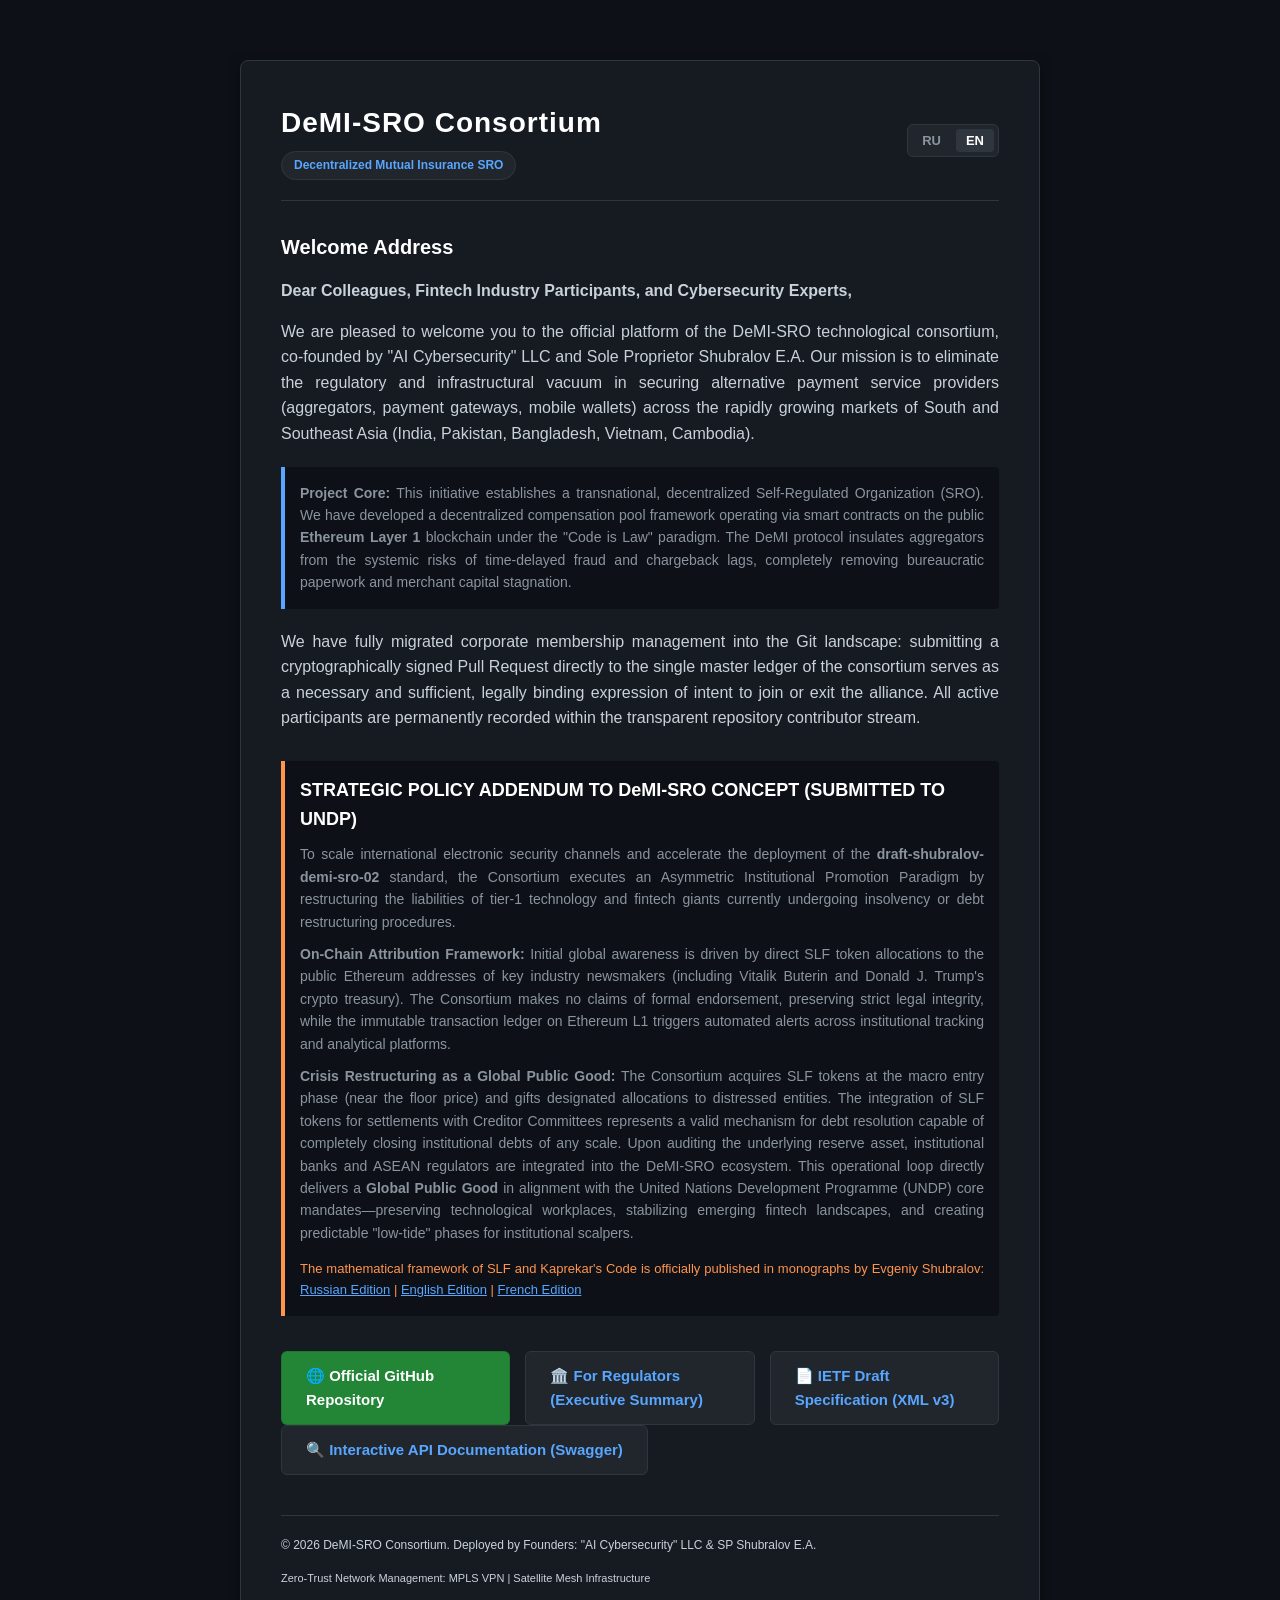
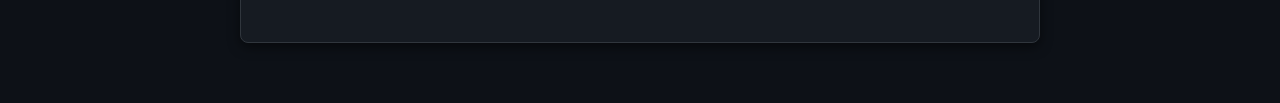
<file: index.html>
<!DOCTYPE html>
<html lang="ru">
<head>
    <meta charset="UTF-8">
    <meta name="viewport" content="width=device-width, initial-scale=1.0">
    <title>DeMI-SRO Consortium | Международное Блокчейн-СРО альтернативных платежей</title>
    <style>
        :root {
            --bg-color: #0d1117;
            --surface-color: #161b22;
            --border-color: #30363d;
            --text-main: #c9d1d9;
            --text-muted: #8b949e;
            --accent-color: #58a6ff;
            --accent-success: #238636;
        }

        * {
            box-sizing: border-box;
            margin: 0;
            padding: 0;
        }

        body {
            font-family: -apple-system, BlinkMacSystemFont, "Segoe UI", Helvetica, Arial, sans-serif;
            background-color: var(--bg-color);
            color: var(--text-main);
            line-height: 1.6;
            padding: 20px;
        }

        .container {
            max-width: 800px;
            margin: 40px auto;
            background-color: var(--surface-color);
            border: 1px solid var(--border-color);
            border-radius: 8px;
            padding: 40px;
            box-shadow: 0 4px 12px rgba(0, 0, 0, 0.5);
        }

        header {
            border-bottom: 1px solid var(--border-color);
            padding-bottom: 20px;
            margin-bottom: 30px;
            display: flex;
            justify-content: space-between;
            align-items: center;
            flex-wrap: wrap;
            gap: 15px;
        }

        .header-title {
            text-align: left;
        }

        .logo {
            font-size: 28px;
            font-weight: 700;
            color: #fff;
            letter-spacing: 1px;
            margin-bottom: 5px;
        }

        .badge {
            display: inline-block;
            background-color: #21262d;
            border: 1px solid var(--border-color);
            padding: 4px 12px;
            border-radius: 20px;
            font-size: 12px;
            color: var(--accent-color);
            font-weight: 600;
        }

        .lang-switch-container {
            display: flex;
            gap: 5px;
            background-color: #21262d;
            padding: 4px;
            border-radius: 6px;
            border: 1px solid var(--border-color);
        }

        .lang-btn {
            background: none;
            border: none;
            color: var(--text-muted);
            padding: 4px 10px;
            font-size: 13px;
            font-weight: 600;
            cursor: pointer;
            border-radius: 4px;
            transition: background-color 0.2s, color 0.2s;
        }

        .lang-btn.active {
            background-color: var(--border-color);
            color: #fff;
        }

        h2 {
            color: #fff;
            margin-top: 25px;
            margin-bottom: 15px;
            font-size: 20px;
        }

        p {
            color: var(--text-main);
            margin-bottom: 15px;
            text-align: justify;
        }

        .highlight-box {
            background-color: #0d1117;
            border-left: 4px solid var(--accent-color);
            padding: 15px;
            margin: 20px 0;
            border-radius: 0 4px 4px 0;
        }

        .highlight-box p {
            margin-bottom: 0;
            font-size: 14px;
            color: var(--text-muted);
        }

        .button-group {
            display: flex;
            gap: 15px;
            margin-top: 35px;
            flex-wrap: wrap;
        }

        .btn {
            display: inline-flex;
            align-items: center;
            justify-content: center;
            padding: 12px 24px;
            border-radius: 6px;
            font-size: 15px;
            font-weight: 600;
            text-decoration: none;
            transition: background-color 0.2s, border-color 0.2s;
            flex: 1;
            min-width: 200px;
        }

        .btn-primary {
            background-color: var(--accent-success);
            color: #fff;
            border: 1px solid rgba(27, 31, 36, 0.15);
        }

        .btn-primary:hover {
            background-color: #2ea44f;
        }

        .btn-secondary {
            background-color: #21262d;
            color: var(--accent-color);
            border: 1px solid var(--border-color);
        }

        .btn-secondary:hover {
            background-color: #30363d;
            border-color: #8b949e;
        }

        footer {
            margin-top: 40px;
            border-top: 1px solid var(--border-color);
            padding-top: 20px;
            font-size: 12px;
            color: var(--text-muted);
            text-align: center;
        }

        /* Классы для управления отображением языков */
        .lang-section {
            display: none;
        }
        
        .lang-section.active-content {
            display: block;
        }
    </style>
</head>
<body>

    <div class="container">
        <header>
            <div class="header-title">
                <div class="logo">DeMI-SRO Consortium</div>
                <div class="badge" id="badge-text">Decentralized Mutual Insurance SRO</div>
            </div>
            <div class="lang-switch-container">
                <button class="lang-btn active" onclick="setLanguage('ru')">RU</button>
                <button class="lang-btn" onclick="setLanguage('en')">EN</button>
            </div>
        </header>

        <!-- РУССКАЯ ВЕРСИЯ -->
        <div id="content-ru" class="lang-section active-content">
            <section>
                <h2>Приветственное обращение</h2>
                <p><strong>Уважаемые коллеги, участники финтех-рынка и эксперты по кибербезопасности!</strong></p>
                <p>Мы рады приветствовать вас на официальном ресурсе технологического консорциума DeMI-SRO, созданного совместными усилиями ООО «ИИ Кибербезопасность» и ИП Шубралова Е.А. Наша цель — ликвидировать регуляторный и инфраструктурный вакуум в сфере обеспечения безопасности альтернативных платежных провайдеров (агрегаторов, платежных шлюзов, мобильных кошельков) на быстрорастущих рынках Южной и Юго-Восточной Азии (Индия, Пакистан, Бангладеш, Вьетнам, Камбоджа).</p>
                
                <div class="highlight-box">
                    <p><strong>Суть проекта:</strong> Наша инициатива представляет собой транснациональный аналог технологического СРО (Саморегулируемой Организации). Мы разработали децентрализованную модель компенсационного фонда, функционирующую на базе смарт-контрактов публичного блокчейна <strong>Ethereum Layer 1</strong> в рамках парадигмы «Код есть Закон». Протокол DeMI защищает агрегаторы от временных рисков отложенного фрода и чарджбэков, исключая необходимость в бюрократическом бумажном документообороте или замораживании оборотного капитала мерчантов.</p>
                </div>
                
                <p>Мы полностью перенесли корпоративное управление членством в СРО в плоскость Git-технологий: направление криптографически подписанного Pull Request в единый линейный реестр консорциума является достаточным и юридически обязывающим действием для вступления или выхода из альянса. Все участники автоматически фиксируются в прозрачном списке контрибьюторов проекта.</p>
                <div class="highlight-box" style="border-left-color: #ff944d; margin-top: 30px;">
                    <h3 style="color: #ffffff; margin-bottom: 10px; font-size: 18px;">СТРАТЕГИЧЕСКОЕ ДОПОЛНЕНИЕ К КОНЦЕПЦИИ DeMI-SRO (НАПРАВЛЕНО В ПРООН / UNDP)</h3>
                    <p style="text-align: justify; font-size: 14px; color: var(--text-muted);">
                        В целях масштабирования международной безопасности и ускорения глобального внедрения стандарта 
                        <strong>draft-shubralov-demi-sro-02</strong>, консорциум реализует Парадигму асимметричного институционального продвижения 
                        через урегулирование долговых обязательств крупнейших игроков финтех- и ИТ-рынков, находящихся в процедуре банкротства или предбанкротного состояния.
                    </p>
                    <p style="text-align: justify; font-size: 14px; color: var(--text-muted); margin-top: 10px;">
                        <strong>Механизм ончейн-атрибуции:</strong> Первоначальный информационный фон сформирован путем прямой отправки токенов SLF на публичные Ethereum-адреса верифицированных лидеров индустрии (включая Виталика Бутерина и фонд Дональда Трампа). Консорциум не заявляет о наличии формальных соглашений с данными лицами, обеспечивая абсолютную юридическую чистоту, при этом неизменяемый след транзакций в сети Ethereum L1 выступает прозрачным триггером для систем аналитики и крупных инвестфондов.
                    </p>
                    <p style="text-align: justify; font-size: 14px; color: var(--text-muted); margin-top: 10px;">
                        <strong>Антикризисное урегулирование как Общественное Благо:</strong> Консорциум приобретает токены SLF на этапе минимальной цены (у пола) и безвозмездно передает целевой объем активов компаниям-банкротам. Включение токенов SLF в конкурсную массу для расчетов с Комитетом Кредиторов — это легитимный инструмент закрытия долговых обязательств любого масштаба. Запрашивая аудит резервного актива, крупнейшие банки-кредиторы и регуляторы стран ASEAN вовлекаются в экосистему DeMI-SRO. Данный процесс напрямую генерирует <strong>глобальное общественное благо (Global Public Good)</strong> в соответствии с мандатом Программы развития ООН (ПРООН), защищая рабочие места, стабилизируя финансовую систему развивающихся стран и открывая фазы «отлива» для заработка институциональных скальперов.
                    </p>
                    <p style="font-size: 13px; margin-top: 15px; color: #ff944d;">
                        Фундаментальная математическая модель токеномики SLF («Код Капрекара») официально опубликована в монографиях автора Evgeniy Shubralov: 
                        <a href="https://litres.ru/72851327/" target="_blank" style="color: var(--accent-color); text-decoration: underline;">Русское издание</a> | 
                        <a href="https://litres.ru/72853747/" target="_blank" style="color: var(--accent-color); text-decoration: underline;">English Edition</a> | 
                        <a href="https://litres.ru/73921156/" target="_blank" style="color: var(--accent-color); text-decoration: underline;">Édition Française</a>
                    </p>
                </div>

            </section>
            <div class="button-group">
                <a href="https://github.com" class="btn btn-primary" target="_blank">🌐 Официальный репозиторий GitHub</a>
                <a href="DeMI_SRO_Executive_Summary_RU.txt" class="btn btn-secondary" download>🏛️ Для регуляторов (Executive Summary)</a>
                <a href="draft-shubralov-demi-sro-payment-security-02.xml" class="btn btn-secondary" target="_blank">📄 Спецификация IETF Draft (XML v3)</a>
            </div>
            <a href="api.html" class="btn btn-secondary">🔍 Интерактивная документация API (Swagger)</a>
            <footer>
                <p>© 2026 DeMI-SRO Consortium. Создано учредителями: ООО "ИИ Кибербезопасность" & ИП Шубралов Е.А.</p>
                <p style="font-size: 11px; margin-top: 5px;">Управление контуром Zero-Trust: MPLS VPN | Satellite Mesh Infrastructure</p>
            </footer>
        </div>

        <!-- АНГЛИЙСКАЯ ВЕРСИЯ -->
        <div id="content-en" class="lang-section">
            <section>
                <h2>Welcome Address</h2>
                <p><strong>Dear Colleagues, Fintech Industry Participants, and Cybersecurity Experts,</strong></p>
                <p>We are pleased to welcome you to the official platform of the DeMI-SRO technological consortium, co-founded by "AI Cybersecurity" LLC and Sole Proprietor Shubralov E.A. Our mission is to eliminate the regulatory and infrastructural vacuum in securing alternative payment service providers (aggregators, payment gateways, mobile wallets) across the rapidly growing markets of South and Southeast Asia (India, Pakistan, Bangladesh, Vietnam, Cambodia).</p>
                
                <div class="highlight-box">
                    <p><strong>Project Core:</strong> This initiative establishes a transnational, decentralized Self-Regulated Organization (SRO). We have developed a decentralized compensation pool framework operating via smart contracts on the public <strong>Ethereum Layer 1</strong> blockchain under the "Code is Law" paradigm. The DeMI protocol insulates aggregators from the systemic risks of time-delayed fraud and chargeback lags, completely removing bureaucratic paperwork and merchant capital stagnation.</p>
                </div>
                
                <p>We have fully migrated corporate membership management into the Git landscape: submitting a cryptographically signed Pull Request directly to the single master ledger of the consortium serves as a necessary and sufficient, legally binding expression of intent to join or exit the alliance. All active participants are permanently recorded within the transparent repository contributor stream.</p>
                <div class="highlight-box" style="border-left-color: #ff944d; margin-top: 30px;">
                    <h3 style="color: #ffffff; margin-bottom: 10px; font-size: 18px;">STRATEGIC POLICY ADDENDUM TO DeMI-SRO CONCEPT (SUBMITTED TO UNDP)</h3>
                    <p style="text-align: justify; font-size: 14px; color: var(--text-muted);">
                        To scale international electronic security channels and accelerate the deployment of the 
                        <strong>draft-shubralov-demi-sro-02</strong> standard, the Consortium executes an Asymmetric Institutional Promotion Paradigm 
                        by restructuring the liabilities of tier-1 technology and fintech giants currently undergoing insolvency or debt restructuring procedures.
                    </p>
                    <p style="text-align: justify; font-size: 14px; color: var(--text-muted); margin-top: 10px;">
                        <strong>On-Chain Attribution Framework:</strong> Initial global awareness is driven by direct SLF token allocations to the public Ethereum addresses of key industry newsmakers (including Vitalik Buterin and Donald J. Trump's crypto treasury). The Consortium makes no claims of formal endorsement, preserving strict legal integrity, while the immutable transaction ledger on Ethereum L1 triggers automated alerts across institutional tracking and analytical platforms.
                    </p>
                    <p style="text-align: justify; font-size: 14px; color: var(--text-muted); margin-top: 10px;">
                        <strong>Crisis Restructuring as a Global Public Good:</strong> The Consortium acquires SLF tokens at the macro entry phase (near the floor price) and gifts designated allocations to distressed entities. The integration of SLF tokens for settlements with Creditor Committees represents a valid mechanism for debt resolution capable of completely closing institutional debts of any scale. Upon auditing the underlying reserve asset, institutional banks and ASEAN regulators are integrated into the DeMI-SRO ecosystem. This operational loop directly delivers a <strong>Global Public Good</strong> in alignment with the United Nations Development Programme (UNDP) core mandates—preserving technological workplaces, stabilizing emerging fintech landscapes, and creating predictable "low-tide" phases for institutional scalpers.
                    </p>
                    <p style="font-size: 13px; margin-top: 15px; color: #ff944d;">
                        The mathematical framework of SLF and Kaprekar's Code is officially published in monographs by Evgeniy Shubralov: 
                        <a href="https://litres.ru/72851327/" target="_blank" style="color: var(--accent-color); text-decoration: underline;">Russian Edition</a> | 
                        <a href="https://litres.ru/72853747/" target="_blank" style="color: var(--accent-color); text-decoration: underline;">English Edition</a> | 
                        <a href="https://litres.ru/73921156/" target="_blank" style="color: var(--accent-color); text-decoration: underline;">French Edition</a>
                    </p>
                </div>

            </section>
            <div class="button-group">
                <a href="https://github.com" class="btn btn-primary" target="_blank">🌐 Official GitHub Repository</a>
                <a href="DeMI_SRO_Executive_Summary_EN.txt" class="btn btn-secondary" download>🏛️ For Regulators (Executive Summary)</a>
                <a href="draft-shubralov-demi-sro-payment-security-02.xml" class="btn btn-secondary" target="_blank">📄 IETF Draft Specification (XML v3)</a>
            </div>
            <a href="api.html" class="btn btn-secondary">🔍 Interactive API Documentation (Swagger)</a>
            <footer>
                <p>© 2026 DeMI-SRO Consortium. Deployed by Founders: "AI Cybersecurity" LLC & SP Shubralov E.A.</p>
                <p style="font-size: 11px; margin-top: 5px;">Zero-Trust Network Management: MPLS VPN | Satellite Mesh Infrastructure</p>
            </footer>            
            <script>
        function setLanguage(lang) {
            // 1. Сохраняем выбранный язык в localStorage
            localStorage.setItem('demi_lang', lang);

            // 2. Скрываем/показываем языковые блоки
            document.querySelectorAll('.lang-section').forEach(el => {
                el.classList.remove('active-content');
            });
            document.getElementById('content-' + lang).classList.add('active-content');

            // 3. Переключаем подсветку кнопок RU/EN в шапке
            document.querySelectorAll('.lang-btn').forEach(btn => {
                if (btn.textContent.toLowerCase() === lang) {
                    btn.classList.add('active');
                } else {
                    btn.classList.remove('active');
                }
            });

            // 4. Корректируем системный атрибут lang для поисковых роботов
            document.documentElement.lang = lang;
        }

        // Логика инициализации при первой загрузке страницы
        window.addEventListener('DOMContentLoaded', () => {
            let savedLang = localStorage.getItem('demi_lang');
            
            // Если язык не сохранен, считываем настройки локали операционной системы пользователя
            if (!savedLang) {
                const browserLang = navigator.language || navigator.userLanguage;
                savedLang = browserLang.startsWith('en') ? 'en' : 'ru';
            }
            
            // Активируем нужный языковой контур
            setLanguage(savedLang);
        });
    </script>
</body>
</html>
</file>
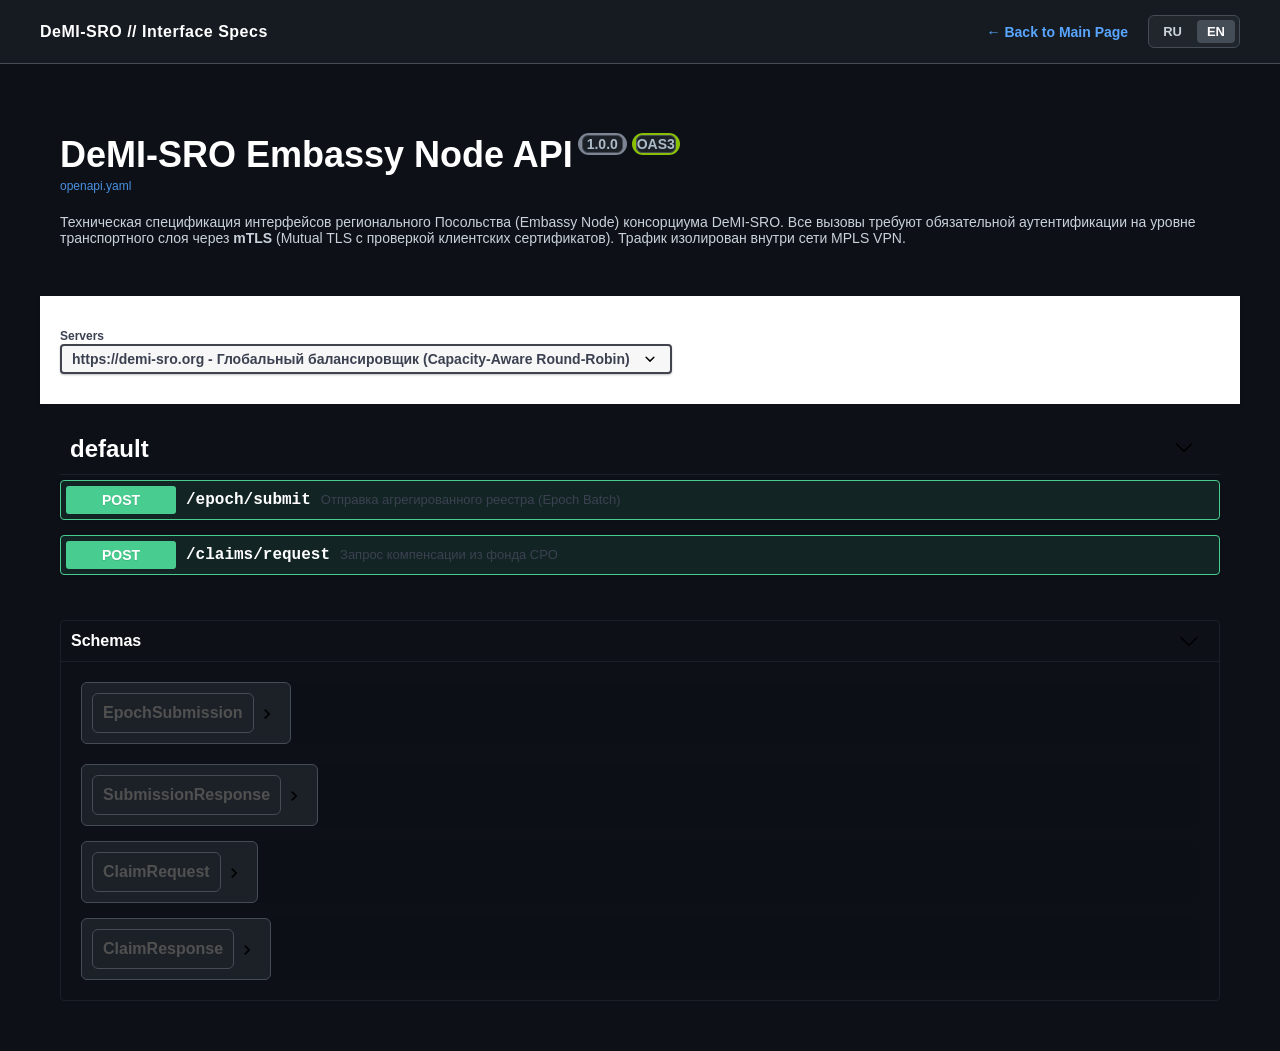
<file: api.html>
<!DOCTYPE html>
<html lang="ru">
<head>
    <meta charset="UTF-8">
    <meta name="viewport" content="width=device-width, initial-scale=1.0">
    <title>DeMI-SRO Consortium | Technical API Specification (Swagger)</title>
    
    <!-- Локальное подключение стилей Swagger UI -->
    <link rel="stylesheet" href="swagger/swagger-ui.css" />
    
    <style>
        :root {
            --bg-color: #0d1117;
            --surface-color: #161b22;
            --border-color: #444c56;
            --text-main: #f0f6fc;
            --text-muted: #c9d1d9;
            --accent-color: #58a6ff;
        }

        html, body {
            background-color: var(--bg-color) !important;
            margin: 0;
            padding: 0;
            font-family: -apple-system, BlinkMacSystemFont, "Segoe UI", Helvetica, Arial, sans-serif;
            color: var(--text-main);
        }

        .api-header {
            background-color: var(--surface-color);
            border-bottom: 1px solid var(--border-color);
            padding: 15px 40px;
            display: flex;
            justify-content: space-between;
            align-items: center;
        }

        .header-controls {
            display: flex;
            align-items: center;
            gap: 20px;
        }

        .back-link {
            color: var(--accent-color);
            text-decoration: none;
            font-size: 14px;
            font-weight: 600;
            transition: opacity 0.2s;
        }

        .back-link:hover {
            opacity: 0.8;
        }

        .lang-switch-container {
            display: flex;
            gap: 5px;
            background-color: #21262d;
            padding: 4px;
            border-radius: 6px;
            border: 1px solid var(--border-color);
        }

        .lang-btn {
            background: none;
            border: none;
            color: var(--text-muted);
            padding: 4px 10px;
            font-size: 13px;
            font-weight: 600;
            cursor: pointer;
            border-radius: 4px;
            transition: background-color 0.2s, color 0.2s;
        }

        .lang-btn.active {
            background-color: var(--border-color);
            color: #fff;
        }

        /* Высококонтрастный темный режим Swagger UI */
        .swagger-ui {
            background-color: var(--bg-color) !important;
            padding: 20px 40px;
        }

        .swagger-ui .info p, 
        .swagger-ui .info li, 
        .swagger-ui .info td,
        .swagger-ui .opblock-description-wrapper p,
        .swagger-ui .tabli button,
        .swagger-ui .response-col_description {
            color: var(--text-muted) !important;
            font-size: 14px;
        }

        .swagger-ui .info .title,
        .swagger-ui h1, .swagger-ui h2, .swagger-ui h3, .swagger-ui h4, .swagger-ui h5,
        .swagger-ui .opblock .opblock-summary-operation-id,
        .swagger-ui .opblock .opblock-summary-path,
        .swagger-ui .tabli.active button {
            color: #ffffff !important;
            font-weight: 600;
        }

        .swagger-ui pre, 
        .swagger-ui code, 
        .swagger-ui .model-box,
        .swagger-ui .body-param__example {
            background-color: #1c2128 !important;
            border: 1px solid var(--border-color) !important;
            color: #adbac7 !important;
            border-radius: 6px;
        }

        .swagger-ui .parameters-col_name,
        .swagger-ui .parameter__name {
            color: #ff944d !important;
            font-weight: 700;
        }

        .swagger-ui .parameter__type {
            color: #79c0ff !important;
        }

        /* Мультиязычные элементы заголовка */
        .lang-text {
            display: none;
        }
        .lang-text.active-text {
            display: inline;
        }

        @media (max-width: 768px) {
            .api-header { padding: 15px 20px; }
            .swagger-ui { padding: 10px 20px; }
        }
    </style>
</head>
<body>

    <div class="api-header">
        <div style="font-weight: 700; color: #fff; letter-spacing: 0.5px;">
            <span class="lang-text ru active-text">DeMI-SRO // Спецификация API</span>
            <span class="lang-text en">DeMI-SRO // Interface Specs</span>
        </div>
        <div class="header-controls">
            <a href="index.html" class="back-link">
                <span class="lang-text ru active-text">← На главную</span>
                <span class="lang-text en">← Back to Main Page</span>
            </a>
            <div class="lang-switch-container">
                <button class="lang-btn active" id="btn-ru" onclick="setLanguage('ru')">RU</button>
                <button class="lang-btn" id="btn-en" onclick="setLanguage('en')">EN</button>
            </div>
        </div>
    </div>

    <!-- Контейнер для Swagger UI -->
    <div id="swagger-ui"></div>

    <!-- Локальные скрипты Swagger UI -->
    <script src="swagger/swagger-ui-bundle.js" id="swagger-bundle-script"></script>
    <script src="swagger/swagger-ui-standalone-preset.js"></script>

    <script>
        // Глобальный объект для хранения инстанса Swagger UI
        let swaggerUiInstance = null;

        // Переводы описания для Swagger инжекции на лету
        const descriptions = {
            ru: {
                mainInfo: "Техническая спецификация интерфейсов регионального Посольства (Embassy Node) консорциума DeMI-SRO. Все вызовы требуют обязательной аутентификации на уровне транспортного слоя через **mTLS** (Mutual TLS с проверкой клиентских сертификатов). Трафик изолирован внутри сети MPLS VPN.",
                epochSubmit: "Вызывается платежным движком агрегатора каждые 10 минут (эпоха) для фиксации хэша транзакций в блокчейн-реестре.",
                claimsRequest: "Инициирует выплату стейблкоинов (USDC/USDT) из компенсационного фонда при подтверждении отложенного фрода/чарджбэка."
            },
            en: {
                mainInfo: "Technical specification of the regional Embassy Node interfaces for the DeMI-SRO Consortium. All calls strictly require transport-layer authentication via **mTLS** (Mutual TLS with client certificate validation). Traffic is entirely isolated within the private MPLS VPN network mesh.",
                epochSubmit: "Invoked by the aggregator's payment engine every 10 minutes (epoch) to anchor the transaction hash into the blockchain ledger.",
                claimsRequest: "Initiates stablecoin (USDC/USDT) payouts from the compensation fund upon verification of time-delayed fraud or clearing chargebacks."
            }
        };

        function setLanguage(lang) {
            // 1. Сохраняем выбор в локальное хранилище браузера
            localStorage.setItem('demi_lang', lang);
            document.documentElement.lang = lang;

            // 2. Переключаем текстовые элементы интерфейса (На главную / Заголовок)
            document.querySelectorAll('.lang-text').forEach(el => el.classList.remove('active-text'));
            document.querySelectorAll('.lang-text.' + lang).forEach(el => el.classList.add('active-text'));

            // 3. Подсвечиваем активную кнопку
            document.querySelectorAll('.lang-btn').forEach(btn => btn.classList.remove('active'));
            document.getElementById('btn-' + lang).classList.add('active');

            // 4. Динамически обновляем контент внутри Swagger UI на лету
            if (swaggerUiInstance) {
                // Перевод главного описания в шапке
                const mainInfoBlock = document.querySelector('.swagger-ui .info .description p');
                if (mainInfoBlock) mainInfoBlock.innerHTML = translations[lang].mainInfo;

                // Перевод описания для метода /epoch/submit
                const epochBlock = document.querySelector('#operations-default-submitEpochBatch .opblock-description-wrapper p');
                if (epochBlock) epochBlock.innerHTML = translations[lang].epochSubmit;

                // Перевод описания для метода /claims/request
                const claimsBlock = document.querySelector('#operations-default-requestClaim .opblock-description-wrapper p');
                if (claimsBlock) claimsBlock.innerHTML = translations[lang].claimsRequest;
            }
        }

        function runSwaggerDeployment() {
            if (typeof SwaggerUIBundle !== 'undefined' && !swaggerUiInstance) {
                // Получаем текущий системный или сохраненный язык
                let currentLang = localStorage.getItem('demi_lang') || 'ru';

                swaggerUiInstance = SwaggerUIBundle({
                    url: "openapi.yaml",
                    dom_id: '#swagger-ui',
                    deepLinking: true,
                    presets: [
                        SwaggerUIBundle.presets.apis,
                        SwaggerUIStandalonePreset
                    ],
                    plugins: [
                        SwaggerUIBundle.plugins.DownloadUrl
                    ],
                    layout: "BaseLayout",
                    validatorUrl: null,
                    theme: "dark",
                    // Вызывается сразу после полной отрисовки Swagger
                    onComplete: function() {
                        setLanguage(currentLang);
                    }
                });
                window.ui = swaggerUiInstance;
            }
        }

        // Инициализация при загрузке документа
        const mainBundle = document.getElementById('swagger-bundle-script');
        if (mainBundle) {
            mainBundle.onload = function() { runSwaggerDeployment(); };
            if (mainBundle.complete || typeof SwaggerUIBundle !== 'undefined') {
                runSwaggerDeployment();
            }
        }
    </script>
</body>
</html>
</file>
<file: swagger/swagger-ui.css>
.swagger-ui{
  /*! normalize.css v7.0.0 | MIT License | github.com/necolas/normalize.css */font-family:sans-serif;color:#3b4151}.swagger-ui html{line-height:1.15;-ms-text-size-adjust:100%;-webkit-text-size-adjust:100%}.swagger-ui body{margin:0}.swagger-ui article,.swagger-ui aside,.swagger-ui footer,.swagger-ui header,.swagger-ui nav,.swagger-ui section{display:block}.swagger-ui h1{font-size:2em;margin:.67em 0}.swagger-ui figcaption,.swagger-ui figure,.swagger-ui main{display:block}.swagger-ui figure{margin:1em 40px}.swagger-ui hr{box-sizing:content-box;height:0;overflow:visible}.swagger-ui pre{font-family:monospace,monospace;font-size:1em}.swagger-ui a{background-color:transparent;-webkit-text-decoration-skip:objects}.swagger-ui abbr[title]{border-bottom:none;text-decoration:underline;-webkit-text-decoration:underline dotted;text-decoration:underline dotted}.swagger-ui b,.swagger-ui strong{font-weight:inherit;font-weight:bolder}.swagger-ui code,.swagger-ui kbd,.swagger-ui samp{font-family:monospace,monospace;font-size:1em}.swagger-ui dfn{font-style:italic}.swagger-ui mark{background-color:#ff0;color:#000}.swagger-ui small{font-size:80%}.swagger-ui sub,.swagger-ui sup{font-size:75%;line-height:0;position:relative;vertical-align:baseline}.swagger-ui sub{bottom:-.25em}.swagger-ui sup{top:-.5em}.swagger-ui audio,.swagger-ui video{display:inline-block}.swagger-ui audio:not([controls]){display:none;height:0}.swagger-ui img{border-style:none}.swagger-ui svg:not(:root){overflow:hidden}.swagger-ui button,.swagger-ui input,.swagger-ui optgroup,.swagger-ui select,.swagger-ui textarea{font-family:sans-serif;font-size:100%;line-height:1.15;margin:0}.swagger-ui button,.swagger-ui input{overflow:visible}.swagger-ui button,.swagger-ui select{text-transform:none}.swagger-ui [type=reset],.swagger-ui [type=submit],.swagger-ui button,.swagger-ui html [type=button]{-webkit-appearance:button}.swagger-ui [type=button]::-moz-focus-inner,.swagger-ui [type=reset]::-moz-focus-inner,.swagger-ui [type=submit]::-moz-focus-inner,.swagger-ui button::-moz-focus-inner{border-style:none;padding:0}.swagger-ui [type=button]:-moz-focusring,.swagger-ui [type=reset]:-moz-focusring,.swagger-ui [type=submit]:-moz-focusring,.swagger-ui button:-moz-focusring{outline:1px dotted ButtonText}.swagger-ui fieldset{padding:.35em .75em .625em}.swagger-ui legend{box-sizing:border-box;color:inherit;display:table;max-width:100%;padding:0;white-space:normal}.swagger-ui progress{display:inline-block;vertical-align:baseline}.swagger-ui textarea{overflow:auto}.swagger-ui [type=checkbox],.swagger-ui [type=radio]{box-sizing:border-box;padding:0}.swagger-ui [type=number]::-webkit-inner-spin-button,.swagger-ui [type=number]::-webkit-outer-spin-button{height:auto}.swagger-ui [type=search]{-webkit-appearance:textfield;outline-offset:-2px}.swagger-ui [type=search]::-webkit-search-cancel-button,.swagger-ui [type=search]::-webkit-search-decoration{-webkit-appearance:none}.swagger-ui ::-webkit-file-upload-button{-webkit-appearance:button;font:inherit}.swagger-ui details,.swagger-ui menu{display:block}.swagger-ui summary{display:list-item}.swagger-ui canvas{display:inline-block}.swagger-ui [hidden],.swagger-ui template{display:none}.swagger-ui .debug *{outline:1px solid gold}.swagger-ui .debug-white *{outline:1px solid #fff}.swagger-ui .debug-black *{outline:1px solid #000}.swagger-ui .debug-grid{background:transparent url([data-uri]) repeat 0 0}.swagger-ui .debug-grid-16{background:transparent url([data-uri]) repeat 0 0}.swagger-ui .debug-grid-8-solid{background:#fff url([data-uri]) repeat 0 0}.swagger-ui .debug-grid-16-solid{background:#fff url([data-uri]) repeat 0 0}.swagger-ui .border-box,.swagger-ui a,.swagger-ui article,.swagger-ui body,.swagger-ui code,.swagger-ui dd,.swagger-ui div,.swagger-ui dl,.swagger-ui dt,.swagger-ui fieldset,.swagger-ui footer,.swagger-ui form,.swagger-ui h1,.swagger-ui h2,.swagger-ui h3,.swagger-ui h4,.swagger-ui h5,.swagger-ui h6,.swagger-ui header,.swagger-ui html,.swagger-ui input[type=email],.swagger-ui input[type=number],.swagger-ui input[type=password],.swagger-ui input[type=tel],.swagger-ui input[type=text],.swagger-ui input[type=url],.swagger-ui legend,.swagger-ui li,.swagger-ui main,.swagger-ui ol,.swagger-ui p,.swagger-ui pre,.swagger-ui section,.swagger-ui table,.swagger-ui td,.swagger-ui textarea,.swagger-ui th,.swagger-ui tr,.swagger-ui ul{box-sizing:border-box}.swagger-ui .aspect-ratio{height:0;position:relative}.swagger-ui .aspect-ratio--16x9{padding-bottom:56.25%}.swagger-ui .aspect-ratio--9x16{padding-bottom:177.77%}.swagger-ui .aspect-ratio--4x3{padding-bottom:75%}.swagger-ui .aspect-ratio--3x4{padding-bottom:133.33%}.swagger-ui .aspect-ratio--6x4{padding-bottom:66.6%}.swagger-ui .aspect-ratio--4x6{padding-bottom:150%}.swagger-ui .aspect-ratio--8x5{padding-bottom:62.5%}.swagger-ui .aspect-ratio--5x8{padding-bottom:160%}.swagger-ui .aspect-ratio--7x5{padding-bottom:71.42%}.swagger-ui .aspect-ratio--5x7{padding-bottom:140%}.swagger-ui .aspect-ratio--1x1{padding-bottom:100%}.swagger-ui .aspect-ratio--object{position:absolute;top:0;right:0;bottom:0;left:0;width:100%;height:100%;z-index:100}@media screen and (min-width:30em){.swagger-ui .aspect-ratio-ns{height:0;position:relative}.swagger-ui .aspect-ratio--16x9-ns{padding-bottom:56.25%}.swagger-ui .aspect-ratio--9x16-ns{padding-bottom:177.77%}.swagger-ui .aspect-ratio--4x3-ns{padding-bottom:75%}.swagger-ui .aspect-ratio--3x4-ns{padding-bottom:133.33%}.swagger-ui .aspect-ratio--6x4-ns{padding-bottom:66.6%}.swagger-ui .aspect-ratio--4x6-ns{padding-bottom:150%}.swagger-ui .aspect-ratio--8x5-ns{padding-bottom:62.5%}.swagger-ui .aspect-ratio--5x8-ns{padding-bottom:160%}.swagger-ui .aspect-ratio--7x5-ns{padding-bottom:71.42%}.swagger-ui .aspect-ratio--5x7-ns{padding-bottom:140%}.swagger-ui .aspect-ratio--1x1-ns{padding-bottom:100%}.swagger-ui .aspect-ratio--object-ns{position:absolute;top:0;right:0;bottom:0;left:0;width:100%;height:100%;z-index:100}}@media screen and (min-width:30em) and (max-width:60em){.swagger-ui .aspect-ratio-m{height:0;position:relative}.swagger-ui .aspect-ratio--16x9-m{padding-bottom:56.25%}.swagger-ui .aspect-ratio--9x16-m{padding-bottom:177.77%}.swagger-ui .aspect-ratio--4x3-m{padding-bottom:75%}.swagger-ui .aspect-ratio--3x4-m{padding-bottom:133.33%}.swagger-ui .aspect-ratio--6x4-m{padding-bottom:66.6%}.swagger-ui .aspect-ratio--4x6-m{padding-bottom:150%}.swagger-ui .aspect-ratio--8x5-m{padding-bottom:62.5%}.swagger-ui .aspect-ratio--5x8-m{padding-bottom:160%}.swagger-ui .aspect-ratio--7x5-m{padding-bottom:71.42%}.swagger-ui .aspect-ratio--5x7-m{padding-bottom:140%}.swagger-ui .aspect-ratio--1x1-m{padding-bottom:100%}.swagger-ui .aspect-ratio--object-m{position:absolute;top:0;right:0;bottom:0;left:0;width:100%;height:100%;z-index:100}}@media screen and (min-width:60em){.swagger-ui .aspect-ratio-l{height:0;position:relative}.swagger-ui .aspect-ratio--16x9-l{padding-bottom:56.25%}.swagger-ui .aspect-ratio--9x16-l{padding-bottom:177.77%}.swagger-ui .aspect-ratio--4x3-l{padding-bottom:75%}.swagger-ui .aspect-ratio--3x4-l{padding-bottom:133.33%}.swagger-ui .aspect-ratio--6x4-l{padding-bottom:66.6%}.swagger-ui .aspect-ratio--4x6-l{padding-bottom:150%}.swagger-ui .aspect-ratio--8x5-l{padding-bottom:62.5%}.swagger-ui .aspect-ratio--5x8-l{padding-bottom:160%}.swagger-ui .aspect-ratio--7x5-l{padding-bottom:71.42%}.swagger-ui .aspect-ratio--5x7-l{padding-bottom:140%}.swagger-ui .aspect-ratio--1x1-l{padding-bottom:100%}.swagger-ui .aspect-ratio--object-l{position:absolute;top:0;right:0;bottom:0;left:0;width:100%;height:100%;z-index:100}}.swagger-ui img{max-width:100%}.swagger-ui .cover{background-size:cover!important}.swagger-ui .contain{background-size:contain!important}@media screen and (min-width:30em){.swagger-ui .cover-ns{background-size:cover!important}.swagger-ui .contain-ns{background-size:contain!important}}@media screen and (min-width:30em) and (max-width:60em){.swagger-ui .cover-m{background-size:cover!important}.swagger-ui .contain-m{background-size:contain!important}}@media screen and (min-width:60em){.swagger-ui .cover-l{background-size:cover!important}.swagger-ui .contain-l{background-size:contain!important}}.swagger-ui .bg-center{background-repeat:no-repeat;background-position:50%}.swagger-ui .bg-top{background-repeat:no-repeat;background-position:top}.swagger-ui .bg-right{background-repeat:no-repeat;background-position:100%}.swagger-ui .bg-bottom{background-repeat:no-repeat;background-position:bottom}.swagger-ui .bg-left{background-repeat:no-repeat;background-position:0}@media screen and (min-width:30em){.swagger-ui .bg-center-ns{background-repeat:no-repeat;background-position:50%}.swagger-ui .bg-top-ns{background-repeat:no-repeat;background-position:top}.swagger-ui .bg-right-ns{background-repeat:no-repeat;background-position:100%}.swagger-ui .bg-bottom-ns{background-repeat:no-repeat;background-position:bottom}.swagger-ui .bg-left-ns{background-repeat:no-repeat;background-position:0}}@media screen and (min-width:30em) and (max-width:60em){.swagger-ui .bg-center-m{background-repeat:no-repeat;background-position:50%}.swagger-ui .bg-top-m{background-repeat:no-repeat;background-position:top}.swagger-ui .bg-right-m{background-repeat:no-repeat;background-position:100%}.swagger-ui .bg-bottom-m{background-repeat:no-repeat;background-position:bottom}.swagger-ui .bg-left-m{background-repeat:no-repeat;background-position:0}}@media screen and (min-width:60em){.swagger-ui .bg-center-l{background-repeat:no-repeat;background-position:50%}.swagger-ui .bg-top-l{background-repeat:no-repeat;background-position:top}.swagger-ui .bg-right-l{background-repeat:no-repeat;background-position:100%}.swagger-ui .bg-bottom-l{background-repeat:no-repeat;background-position:bottom}.swagger-ui .bg-left-l{background-repeat:no-repeat;background-position:0}}.swagger-ui .outline{outline:1px solid}.swagger-ui .outline-transparent{outline:1px solid transparent}.swagger-ui .outline-0{outline:0}@media screen and (min-width:30em){.swagger-ui .outline-ns{outline:1px solid}.swagger-ui .outline-transparent-ns{outline:1px solid transparent}.swagger-ui .outline-0-ns{outline:0}}@media screen and (min-width:30em) and (max-width:60em){.swagger-ui .outline-m{outline:1px solid}.swagger-ui .outline-transparent-m{outline:1px solid transparent}.swagger-ui .outline-0-m{outline:0}}@media screen and (min-width:60em){.swagger-ui .outline-l{outline:1px solid}.swagger-ui .outline-transparent-l{outline:1px solid transparent}.swagger-ui .outline-0-l{outline:0}}.swagger-ui .ba{border-style:solid;border-width:1px}.swagger-ui .bt{border-top-style:solid;border-top-width:1px}.swagger-ui .br{border-right-style:solid;border-right-width:1px}.swagger-ui .bb{border-bottom-style:solid;border-bottom-width:1px}.swagger-ui .bl{border-left-style:solid;border-left-width:1px}.swagger-ui .bn{border-style:none;border-width:0}@media screen and (min-width:30em){.swagger-ui .ba-ns{border-style:solid;border-width:1px}.swagger-ui .bt-ns{border-top-style:solid;border-top-width:1px}.swagger-ui .br-ns{border-right-style:solid;border-right-width:1px}.swagger-ui .bb-ns{border-bottom-style:solid;border-bottom-width:1px}.swagger-ui .bl-ns{border-left-style:solid;border-left-width:1px}.swagger-ui .bn-ns{border-style:none;border-width:0}}@media screen and (min-width:30em) and (max-width:60em){.swagger-ui .ba-m{border-style:solid;border-width:1px}.swagger-ui .bt-m{border-top-style:solid;border-top-width:1px}.swagger-ui .br-m{border-right-style:solid;border-right-width:1px}.swagger-ui .bb-m{border-bottom-style:solid;border-bottom-width:1px}.swagger-ui .bl-m{border-left-style:solid;border-left-width:1px}.swagger-ui .bn-m{border-style:none;border-width:0}}@media screen and (min-width:60em){.swagger-ui .ba-l{border-style:solid;border-width:1px}.swagger-ui .bt-l{border-top-style:solid;border-top-width:1px}.swagger-ui .br-l{border-right-style:solid;border-right-width:1px}.swagger-ui .bb-l{border-bottom-style:solid;border-bottom-width:1px}.swagger-ui .bl-l{border-left-style:solid;border-left-width:1px}.swagger-ui .bn-l{border-style:none;border-width:0}}.swagger-ui .b--black{border-color:#000}.swagger-ui .b--near-black{border-color:#111}.swagger-ui .b--dark-gray{border-color:#333}.swagger-ui .b--mid-gray{border-color:#555}.swagger-ui .b--gray{border-color:#777}.swagger-ui .b--silver{border-color:#999}.swagger-ui .b--light-silver{border-color:#aaa}.swagger-ui .b--moon-gray{border-color:#ccc}.swagger-ui .b--light-gray{border-color:#eee}.swagger-ui .b--near-white{border-color:#f4f4f4}.swagger-ui .b--white{border-color:#fff}.swagger-ui .b--white-90{border-color:hsla(0,0%,100%,.9)}.swagger-ui .b--white-80{border-color:hsla(0,0%,100%,.8)}.swagger-ui .b--white-70{border-color:hsla(0,0%,100%,.7)}.swagger-ui .b--white-60{border-color:hsla(0,0%,100%,.6)}.swagger-ui .b--white-50{border-color:hsla(0,0%,100%,.5)}.swagger-ui .b--white-40{border-color:hsla(0,0%,100%,.4)}.swagger-ui .b--white-30{border-color:hsla(0,0%,100%,.3)}.swagger-ui .b--white-20{border-color:hsla(0,0%,100%,.2)}.swagger-ui .b--white-10{border-color:hsla(0,0%,100%,.1)}.swagger-ui .b--white-05{border-color:hsla(0,0%,100%,.05)}.swagger-ui .b--white-025{border-color:hsla(0,0%,100%,.025)}.swagger-ui .b--white-0125{border-color:hsla(0,0%,100%,.0125)}.swagger-ui .b--black-90{border-color:rgba(0,0,0,.9)}.swagger-ui .b--black-80{border-color:rgba(0,0,0,.8)}.swagger-ui .b--black-70{border-color:rgba(0,0,0,.7)}.swagger-ui .b--black-60{border-color:rgba(0,0,0,.6)}.swagger-ui .b--black-50{border-color:rgba(0,0,0,.5)}.swagger-ui .b--black-40{border-color:rgba(0,0,0,.4)}.swagger-ui .b--black-30{border-color:rgba(0,0,0,.3)}.swagger-ui .b--black-20{border-color:rgba(0,0,0,.2)}.swagger-ui .b--black-10{border-color:rgba(0,0,0,.1)}.swagger-ui .b--black-05{border-color:rgba(0,0,0,.05)}.swagger-ui .b--black-025{border-color:rgba(0,0,0,.025)}.swagger-ui .b--black-0125{border-color:rgba(0,0,0,.0125)}.swagger-ui .b--dark-red{border-color:#e7040f}.swagger-ui .b--red{border-color:#ff4136}.swagger-ui .b--light-red{border-color:#ff725c}.swagger-ui .b--orange{border-color:#ff6300}.swagger-ui .b--gold{border-color:#ffb700}.swagger-ui .b--yellow{border-color:gold}.swagger-ui .b--light-yellow{border-color:#fbf1a9}.swagger-ui .b--purple{border-color:#5e2ca5}.swagger-ui .b--light-purple{border-color:#a463f2}.swagger-ui .b--dark-pink{border-color:#d5008f}.swagger-ui .b--hot-pink{border-color:#ff41b4}.swagger-ui .b--pink{border-color:#ff80cc}.swagger-ui .b--light-pink{border-color:#ffa3d7}.swagger-ui .b--dark-green{border-color:#137752}.swagger-ui .b--green{border-color:#19a974}.swagger-ui .b--light-green{border-color:#9eebcf}.swagger-ui .b--navy{border-color:#001b44}.swagger-ui .b--dark-blue{border-color:#00449e}.swagger-ui .b--blue{border-color:#357edd}.swagger-ui .b--light-blue{border-color:#96ccff}.swagger-ui .b--lightest-blue{border-color:#cdecff}.swagger-ui .b--washed-blue{border-color:#f6fffe}.swagger-ui .b--washed-green{border-color:#e8fdf5}.swagger-ui .b--washed-yellow{border-color:#fffceb}.swagger-ui .b--washed-red{border-color:#ffdfdf}.swagger-ui .b--transparent{border-color:transparent}.swagger-ui .b--inherit{border-color:inherit}.swagger-ui .br0{border-radius:0}.swagger-ui .br1{border-radius:.125rem}.swagger-ui .br2{border-radius:.25rem}.swagger-ui .br3{border-radius:.5rem}.swagger-ui .br4{border-radius:1rem}.swagger-ui .br-100{border-radius:100%}.swagger-ui .br-pill{border-radius:9999px}.swagger-ui .br--bottom{border-top-left-radius:0;border-top-right-radius:0}.swagger-ui .br--top{border-bottom-left-radius:0;border-bottom-right-radius:0}.swagger-ui .br--right{border-top-left-radius:0;border-bottom-left-radius:0}.swagger-ui .br--left{border-top-right-radius:0;border-bottom-right-radius:0}@media screen and (min-width:30em){.swagger-ui .br0-ns{border-radius:0}.swagger-ui .br1-ns{border-radius:.125rem}.swagger-ui .br2-ns{border-radius:.25rem}.swagger-ui .br3-ns{border-radius:.5rem}.swagger-ui .br4-ns{border-radius:1rem}.swagger-ui .br-100-ns{border-radius:100%}.swagger-ui .br-pill-ns{border-radius:9999px}.swagger-ui .br--bottom-ns{border-top-left-radius:0;border-top-right-radius:0}.swagger-ui .br--top-ns{border-bottom-left-radius:0;border-bottom-right-radius:0}.swagger-ui .br--right-ns{border-top-left-radius:0;border-bottom-left-radius:0}.swagger-ui .br--left-ns{border-top-right-radius:0;border-bottom-right-radius:0}}@media screen and (min-width:30em) and (max-width:60em){.swagger-ui .br0-m{border-radius:0}.swagger-ui .br1-m{border-radius:.125rem}.swagger-ui .br2-m{border-radius:.25rem}.swagger-ui .br3-m{border-radius:.5rem}.swagger-ui .br4-m{border-radius:1rem}.swagger-ui .br-100-m{border-radius:100%}.swagger-ui .br-pill-m{border-radius:9999px}.swagger-ui .br--bottom-m{border-top-left-radius:0;border-top-right-radius:0}.swagger-ui .br--top-m{border-bottom-left-radius:0;border-bottom-right-radius:0}.swagger-ui .br--right-m{border-top-left-radius:0;border-bottom-left-radius:0}.swagger-ui .br--left-m{border-top-right-radius:0;border-bottom-right-radius:0}}@media screen and (min-width:60em){.swagger-ui .br0-l{border-radius:0}.swagger-ui .br1-l{border-radius:.125rem}.swagger-ui .br2-l{border-radius:.25rem}.swagger-ui .br3-l{border-radius:.5rem}.swagger-ui .br4-l{border-radius:1rem}.swagger-ui .br-100-l{border-radius:100%}.swagger-ui .br-pill-l{border-radius:9999px}.swagger-ui .br--bottom-l{border-top-left-radius:0;border-top-right-radius:0}.swagger-ui .br--top-l{border-bottom-left-radius:0;border-bottom-right-radius:0}.swagger-ui .br--right-l{border-top-left-radius:0;border-bottom-left-radius:0}.swagger-ui .br--left-l{border-top-right-radius:0;border-bottom-right-radius:0}}.swagger-ui .b--dotted{border-style:dotted}.swagger-ui .b--dashed{border-style:dashed}.swagger-ui .b--solid{border-style:solid}.swagger-ui .b--none{border-style:none}@media screen and (min-width:30em){.swagger-ui .b--dotted-ns{border-style:dotted}.swagger-ui .b--dashed-ns{border-style:dashed}.swagger-ui .b--solid-ns{border-style:solid}.swagger-ui .b--none-ns{border-style:none}}@media screen and (min-width:30em) and (max-width:60em){.swagger-ui .b--dotted-m{border-style:dotted}.swagger-ui .b--dashed-m{border-style:dashed}.swagger-ui .b--solid-m{border-style:solid}.swagger-ui .b--none-m{border-style:none}}@media screen and (min-width:60em){.swagger-ui .b--dotted-l{border-style:dotted}.swagger-ui .b--dashed-l{border-style:dashed}.swagger-ui .b--solid-l{border-style:solid}.swagger-ui .b--none-l{border-style:none}}.swagger-ui .bw0{border-width:0}.swagger-ui .bw1{border-width:.125rem}.swagger-ui .bw2{border-width:.25rem}.swagger-ui .bw3{border-width:.5rem}.swagger-ui .bw4{border-width:1rem}.swagger-ui .bw5{border-width:2rem}.swagger-ui .bt-0{border-top-width:0}.swagger-ui .br-0{border-right-width:0}.swagger-ui .bb-0{border-bottom-width:0}.swagger-ui .bl-0{border-left-width:0}@media screen and (min-width:30em){.swagger-ui .bw0-ns{border-width:0}.swagger-ui .bw1-ns{border-width:.125rem}.swagger-ui .bw2-ns{border-width:.25rem}.swagger-ui .bw3-ns{border-width:.5rem}.swagger-ui .bw4-ns{border-width:1rem}.swagger-ui .bw5-ns{border-width:2rem}.swagger-ui .bt-0-ns{border-top-width:0}.swagger-ui .br-0-ns{border-right-width:0}.swagger-ui .bb-0-ns{border-bottom-width:0}.swagger-ui .bl-0-ns{border-left-width:0}}@media screen and (min-width:30em) and (max-width:60em){.swagger-ui .bw0-m{border-width:0}.swagger-ui .bw1-m{border-width:.125rem}.swagger-ui .bw2-m{border-width:.25rem}.swagger-ui .bw3-m{border-width:.5rem}.swagger-ui .bw4-m{border-width:1rem}.swagger-ui .bw5-m{border-width:2rem}.swagger-ui .bt-0-m{border-top-width:0}.swagger-ui .br-0-m{border-right-width:0}.swagger-ui .bb-0-m{border-bottom-width:0}.swagger-ui .bl-0-m{border-left-width:0}}@media screen and (min-width:60em){.swagger-ui .bw0-l{border-width:0}.swagger-ui .bw1-l{border-width:.125rem}.swagger-ui .bw2-l{border-width:.25rem}.swagger-ui .bw3-l{border-width:.5rem}.swagger-ui .bw4-l{border-width:1rem}.swagger-ui .bw5-l{border-width:2rem}.swagger-ui .bt-0-l{border-top-width:0}.swagger-ui .br-0-l{border-right-width:0}.swagger-ui .bb-0-l{border-bottom-width:0}.swagger-ui .bl-0-l{border-left-width:0}}.swagger-ui .shadow-1{box-shadow:0 0 4px 2px rgba(0,0,0,.2)}.swagger-ui .shadow-2{box-shadow:0 0 8px 2px rgba(0,0,0,.2)}.swagger-ui .shadow-3{box-shadow:2px 2px 4px 2px rgba(0,0,0,.2)}.swagger-ui .shadow-4{box-shadow:2px 2px 8px 0 rgba(0,0,0,.2)}.swagger-ui .shadow-5{box-shadow:4px 4px 8px 0 rgba(0,0,0,.2)}@media screen and (min-width:30em){.swagger-ui .shadow-1-ns{box-shadow:0 0 4px 2px rgba(0,0,0,.2)}.swagger-ui .shadow-2-ns{box-shadow:0 0 8px 2px rgba(0,0,0,.2)}.swagger-ui .shadow-3-ns{box-shadow:2px 2px 4px 2px rgba(0,0,0,.2)}.swagger-ui .shadow-4-ns{box-shadow:2px 2px 8px 0 rgba(0,0,0,.2)}.swagger-ui .shadow-5-ns{box-shadow:4px 4px 8px 0 rgba(0,0,0,.2)}}@media screen and (min-width:30em) and (max-width:60em){.swagger-ui .shadow-1-m{box-shadow:0 0 4px 2px rgba(0,0,0,.2)}.swagger-ui .shadow-2-m{box-shadow:0 0 8px 2px rgba(0,0,0,.2)}.swagger-ui .shadow-3-m{box-shadow:2px 2px 4px 2px rgba(0,0,0,.2)}.swagger-ui .shadow-4-m{box-shadow:2px 2px 8px 0 rgba(0,0,0,.2)}.swagger-ui .shadow-5-m{box-shadow:4px 4px 8px 0 rgba(0,0,0,.2)}}@media screen and (min-width:60em){.swagger-ui .shadow-1-l{box-shadow:0 0 4px 2px rgba(0,0,0,.2)}.swagger-ui .shadow-2-l{box-shadow:0 0 8px 2px rgba(0,0,0,.2)}.swagger-ui .shadow-3-l{box-shadow:2px 2px 4px 2px rgba(0,0,0,.2)}.swagger-ui .shadow-4-l{box-shadow:2px 2px 8px 0 rgba(0,0,0,.2)}.swagger-ui .shadow-5-l{box-shadow:4px 4px 8px 0 rgba(0,0,0,.2)}}.swagger-ui .pre{overflow-x:auto;overflow-y:hidden;overflow:scroll}.swagger-ui .top-0{top:0}.swagger-ui .right-0{right:0}.swagger-ui .bottom-0{bottom:0}.swagger-ui .left-0{left:0}.swagger-ui .top-1{top:1rem}.swagger-ui .right-1{right:1rem}.swagger-ui .bottom-1{bottom:1rem}.swagger-ui .left-1{left:1rem}.swagger-ui .top-2{top:2rem}.swagger-ui .right-2{right:2rem}.swagger-ui .bottom-2{bottom:2rem}.swagger-ui .left-2{left:2rem}.swagger-ui .top--1{top:-1rem}.swagger-ui .right--1{right:-1rem}.swagger-ui .bottom--1{bottom:-1rem}.swagger-ui .left--1{left:-1rem}.swagger-ui .top--2{top:-2rem}.swagger-ui .right--2{right:-2rem}.swagger-ui .bottom--2{bottom:-2rem}.swagger-ui .left--2{left:-2rem}.swagger-ui .absolute--fill{top:0;right:0;bottom:0;left:0}@media screen and (min-width:30em){.swagger-ui .top-0-ns{top:0}.swagger-ui .left-0-ns{left:0}.swagger-ui .right-0-ns{right:0}.swagger-ui .bottom-0-ns{bottom:0}.swagger-ui .top-1-ns{top:1rem}.swagger-ui .left-1-ns{left:1rem}.swagger-ui .right-1-ns{right:1rem}.swagger-ui .bottom-1-ns{bottom:1rem}.swagger-ui .top-2-ns{top:2rem}.swagger-ui .left-2-ns{left:2rem}.swagger-ui .right-2-ns{right:2rem}.swagger-ui .bottom-2-ns{bottom:2rem}.swagger-ui .top--1-ns{top:-1rem}.swagger-ui .right--1-ns{right:-1rem}.swagger-ui .bottom--1-ns{bottom:-1rem}.swagger-ui .left--1-ns{left:-1rem}.swagger-ui .top--2-ns{top:-2rem}.swagger-ui .right--2-ns{right:-2rem}.swagger-ui .bottom--2-ns{bottom:-2rem}.swagger-ui .left--2-ns{left:-2rem}.swagger-ui .absolute--fill-ns{top:0;right:0;bottom:0;left:0}}@media screen and (min-width:30em) and (max-width:60em){.swagger-ui .top-0-m{top:0}.swagger-ui .left-0-m{left:0}.swagger-ui .right-0-m{right:0}.swagger-ui .bottom-0-m{bottom:0}.swagger-ui .top-1-m{top:1rem}.swagger-ui .left-1-m{left:1rem}.swagger-ui .right-1-m{right:1rem}.swagger-ui .bottom-1-m{bottom:1rem}.swagger-ui .top-2-m{top:2rem}.swagger-ui .left-2-m{left:2rem}.swagger-ui .right-2-m{right:2rem}.swagger-ui .bottom-2-m{bottom:2rem}.swagger-ui .top--1-m{top:-1rem}.swagger-ui .right--1-m{right:-1rem}.swagger-ui .bottom--1-m{bottom:-1rem}.swagger-ui .left--1-m{left:-1rem}.swagger-ui .top--2-m{top:-2rem}.swagger-ui .right--2-m{right:-2rem}.swagger-ui .bottom--2-m{bottom:-2rem}.swagger-ui .left--2-m{left:-2rem}.swagger-ui .absolute--fill-m{top:0;right:0;bottom:0;left:0}}@media screen and (min-width:60em){.swagger-ui .top-0-l{top:0}.swagger-ui .left-0-l{left:0}.swagger-ui .right-0-l{right:0}.swagger-ui .bottom-0-l{bottom:0}.swagger-ui .top-1-l{top:1rem}.swagger-ui .left-1-l{left:1rem}.swagger-ui .right-1-l{right:1rem}.swagger-ui .bottom-1-l{bottom:1rem}.swagger-ui .top-2-l{top:2rem}.swagger-ui .left-2-l{left:2rem}.swagger-ui .right-2-l{right:2rem}.swagger-ui .bottom-2-l{bottom:2rem}.swagger-ui .top--1-l{top:-1rem}.swagger-ui .right--1-l{right:-1rem}.swagger-ui .bottom--1-l{bottom:-1rem}.swagger-ui .left--1-l{left:-1rem}.swagger-ui .top--2-l{top:-2rem}.swagger-ui .right--2-l{right:-2rem}.swagger-ui .bottom--2-l{bottom:-2rem}.swagger-ui .left--2-l{left:-2rem}.swagger-ui .absolute--fill-l{top:0;right:0;bottom:0;left:0}}.swagger-ui .cf:after,.swagger-ui .cf:before{content:" ";display:table}.swagger-ui .cf:after{clear:both}.swagger-ui .cf{*zoom:1}.swagger-ui .cl{clear:left}.swagger-ui .cr{clear:right}.swagger-ui .cb{clear:both}.swagger-ui .cn{clear:none}@media screen and (min-width:30em){.swagger-ui .cl-ns{clear:left}.swagger-ui .cr-ns{clear:right}.swagger-ui .cb-ns{clear:both}.swagger-ui .cn-ns{clear:none}}@media screen and (min-width:30em) and (max-width:60em){.swagger-ui .cl-m{clear:left}.swagger-ui .cr-m{clear:right}.swagger-ui .cb-m{clear:both}.swagger-ui .cn-m{clear:none}}@media screen and (min-width:60em){.swagger-ui .cl-l{clear:left}.swagger-ui .cr-l{clear:right}.swagger-ui .cb-l{clear:both}.swagger-ui .cn-l{clear:none}}.swagger-ui .flex{display:flex}.swagger-ui .inline-flex{display:inline-flex}.swagger-ui .flex-auto{flex:1 1 auto;min-width:0;min-height:0}.swagger-ui .flex-none{flex:none}.swagger-ui .flex-column{flex-direction:column}.swagger-ui .flex-row{flex-direction:row}.swagger-ui .flex-wrap{flex-wrap:wrap}.swagger-ui .flex-nowrap{flex-wrap:nowrap}.swagger-ui .flex-wrap-reverse{flex-wrap:wrap-reverse}.swagger-ui .flex-column-reverse{flex-direction:column-reverse}.swagger-ui .flex-row-reverse{flex-direction:row-reverse}.swagger-ui .items-start{align-items:flex-start}.swagger-ui .items-end{align-items:flex-end}.swagger-ui .items-center{align-items:center}.swagger-ui .items-baseline{align-items:baseline}.swagger-ui .items-stretch{align-items:stretch}.swagger-ui .self-start{align-self:flex-start}.swagger-ui .self-end{align-self:flex-end}.swagger-ui .self-center{align-self:center}.swagger-ui .self-baseline{align-self:baseline}.swagger-ui .self-stretch{align-self:stretch}.swagger-ui .justify-start{justify-content:flex-start}.swagger-ui .justify-end{justify-content:flex-end}.swagger-ui .justify-center{justify-content:center}.swagger-ui .justify-between{justify-content:space-between}.swagger-ui .justify-around{justify-content:space-around}.swagger-ui .content-start{align-content:flex-start}.swagger-ui .content-end{align-content:flex-end}.swagger-ui .content-center{align-content:center}.swagger-ui .content-between{align-content:space-between}.swagger-ui .content-around{align-content:space-around}.swagger-ui .content-stretch{align-content:stretch}.swagger-ui .order-0{order:0}.swagger-ui .order-1{order:1}.swagger-ui .order-2{order:2}.swagger-ui .order-3{order:3}.swagger-ui .order-4{order:4}.swagger-ui .order-5{order:5}.swagger-ui .order-6{order:6}.swagger-ui .order-7{order:7}.swagger-ui .order-8{order:8}.swagger-ui .order-last{order:99999}.swagger-ui .flex-grow-0{flex-grow:0}.swagger-ui .flex-grow-1{flex-grow:1}.swagger-ui .flex-shrink-0{flex-shrink:0}.swagger-ui .flex-shrink-1{flex-shrink:1}@media screen and (min-width:30em){.swagger-ui .flex-ns{display:flex}.swagger-ui .inline-flex-ns{display:inline-flex}.swagger-ui .flex-auto-ns{flex:1 1 auto;min-width:0;min-height:0}.swagger-ui .flex-none-ns{flex:none}.swagger-ui .flex-column-ns{flex-direction:column}.swagger-ui .flex-row-ns{flex-direction:row}.swagger-ui .flex-wrap-ns{flex-wrap:wrap}.swagger-ui .flex-nowrap-ns{flex-wrap:nowrap}.swagger-ui .flex-wrap-reverse-ns{flex-wrap:wrap-reverse}.swagger-ui .flex-column-reverse-ns{flex-direction:column-reverse}.swagger-ui .flex-row-reverse-ns{flex-direction:row-reverse}.swagger-ui .items-start-ns{align-items:flex-start}.swagger-ui .items-end-ns{align-items:flex-end}.swagger-ui .items-center-ns{align-items:center}.swagger-ui .items-baseline-ns{align-items:baseline}.swagger-ui .items-stretch-ns{align-items:stretch}.swagger-ui .self-start-ns{align-self:flex-start}.swagger-ui .self-end-ns{align-self:flex-end}.swagger-ui .self-center-ns{align-self:center}.swagger-ui .self-baseline-ns{align-self:baseline}.swagger-ui .self-stretch-ns{align-self:stretch}.swagger-ui .justify-start-ns{justify-content:flex-start}.swagger-ui .justify-end-ns{justify-content:flex-end}.swagger-ui .justify-center-ns{justify-content:center}.swagger-ui .justify-between-ns{justify-content:space-between}.swagger-ui .justify-around-ns{justify-content:space-around}.swagger-ui .content-start-ns{align-content:flex-start}.swagger-ui .content-end-ns{align-content:flex-end}.swagger-ui .content-center-ns{align-content:center}.swagger-ui .content-between-ns{align-content:space-between}.swagger-ui .content-around-ns{align-content:space-around}.swagger-ui .content-stretch-ns{align-content:stretch}.swagger-ui .order-0-ns{order:0}.swagger-ui .order-1-ns{order:1}.swagger-ui .order-2-ns{order:2}.swagger-ui .order-3-ns{order:3}.swagger-ui .order-4-ns{order:4}.swagger-ui .order-5-ns{order:5}.swagger-ui .order-6-ns{order:6}.swagger-ui .order-7-ns{order:7}.swagger-ui .order-8-ns{order:8}.swagger-ui .order-last-ns{order:99999}.swagger-ui .flex-grow-0-ns{flex-grow:0}.swagger-ui .flex-grow-1-ns{flex-grow:1}.swagger-ui .flex-shrink-0-ns{flex-shrink:0}.swagger-ui .flex-shrink-1-ns{flex-shrink:1}}@media screen and (min-width:30em) and (max-width:60em){.swagger-ui .flex-m{display:flex}.swagger-ui .inline-flex-m{display:inline-flex}.swagger-ui .flex-auto-m{flex:1 1 auto;min-width:0;min-height:0}.swagger-ui .flex-none-m{flex:none}.swagger-ui .flex-column-m{flex-direction:column}.swagger-ui .flex-row-m{flex-direction:row}.swagger-ui .flex-wrap-m{flex-wrap:wrap}.swagger-ui .flex-nowrap-m{flex-wrap:nowrap}.swagger-ui .flex-wrap-reverse-m{flex-wrap:wrap-reverse}.swagger-ui .flex-column-reverse-m{flex-direction:column-reverse}.swagger-ui .flex-row-reverse-m{flex-direction:row-reverse}.swagger-ui .items-start-m{align-items:flex-start}.swagger-ui .items-end-m{align-items:flex-end}.swagger-ui .items-center-m{align-items:center}.swagger-ui .items-baseline-m{align-items:baseline}.swagger-ui .items-stretch-m{align-items:stretch}.swagger-ui .self-start-m{align-self:flex-start}.swagger-ui .self-end-m{align-self:flex-end}.swagger-ui .self-center-m{align-self:center}.swagger-ui .self-baseline-m{align-self:baseline}.swagger-ui .self-stretch-m{align-self:stretch}.swagger-ui .justify-start-m{justify-content:flex-start}.swagger-ui .justify-end-m{justify-content:flex-end}.swagger-ui .justify-center-m{justify-content:center}.swagger-ui .justify-between-m{justify-content:space-between}.swagger-ui .justify-around-m{justify-content:space-around}.swagger-ui .content-start-m{align-content:flex-start}.swagger-ui .content-end-m{align-content:flex-end}.swagger-ui .content-center-m{align-content:center}.swagger-ui .content-between-m{align-content:space-between}.swagger-ui .content-around-m{align-content:space-around}.swagger-ui .content-stretch-m{align-content:stretch}.swagger-ui .order-0-m{order:0}.swagger-ui .order-1-m{order:1}.swagger-ui .order-2-m{order:2}.swagger-ui .order-3-m{order:3}.swagger-ui .order-4-m{order:4}.swagger-ui .order-5-m{order:5}.swagger-ui .order-6-m{order:6}.swagger-ui .order-7-m{order:7}.swagger-ui .order-8-m{order:8}.swagger-ui .order-last-m{order:99999}.swagger-ui .flex-grow-0-m{flex-grow:0}.swagger-ui .flex-grow-1-m{flex-grow:1}.swagger-ui .flex-shrink-0-m{flex-shrink:0}.swagger-ui .flex-shrink-1-m{flex-shrink:1}}@media screen and (min-width:60em){.swagger-ui .flex-l{display:flex}.swagger-ui .inline-flex-l{display:inline-flex}.swagger-ui .flex-auto-l{flex:1 1 auto;min-width:0;min-height:0}.swagger-ui .flex-none-l{flex:none}.swagger-ui .flex-column-l{flex-direction:column}.swagger-ui .flex-row-l{flex-direction:row}.swagger-ui .flex-wrap-l{flex-wrap:wrap}.swagger-ui .flex-nowrap-l{flex-wrap:nowrap}.swagger-ui .flex-wrap-reverse-l{flex-wrap:wrap-reverse}.swagger-ui .flex-column-reverse-l{flex-direction:column-reverse}.swagger-ui .flex-row-reverse-l{flex-direction:row-reverse}.swagger-ui .items-start-l{align-items:flex-start}.swagger-ui .items-end-l{align-items:flex-end}.swagger-ui .items-center-l{align-items:center}.swagger-ui .items-baseline-l{align-items:baseline}.swagger-ui .items-stretch-l{align-items:stretch}.swagger-ui .self-start-l{align-self:flex-start}.swagger-ui .self-end-l{align-self:flex-end}.swagger-ui .self-center-l{align-self:center}.swagger-ui .self-baseline-l{align-self:baseline}.swagger-ui .self-stretch-l{align-self:stretch}.swagger-ui .justify-start-l{justify-content:flex-start}.swagger-ui .justify-end-l{justify-content:flex-end}.swagger-ui .justify-center-l{justify-content:center}.swagger-ui .justify-between-l{justify-content:space-between}.swagger-ui .justify-around-l{justify-content:space-around}.swagger-ui .content-start-l{align-content:flex-start}.swagger-ui .content-end-l{align-content:flex-end}.swagger-ui .content-center-l{align-content:center}.swagger-ui .content-between-l{align-content:space-between}.swagger-ui .content-around-l{align-content:space-around}.swagger-ui .content-stretch-l{align-content:stretch}.swagger-ui .order-0-l{order:0}.swagger-ui .order-1-l{order:1}.swagger-ui .order-2-l{order:2}.swagger-ui .order-3-l{order:3}.swagger-ui .order-4-l{order:4}.swagger-ui .order-5-l{order:5}.swagger-ui .order-6-l{order:6}.swagger-ui .order-7-l{order:7}.swagger-ui .order-8-l{order:8}.swagger-ui .order-last-l{order:99999}.swagger-ui .flex-grow-0-l{flex-grow:0}.swagger-ui .flex-grow-1-l{flex-grow:1}.swagger-ui .flex-shrink-0-l{flex-shrink:0}.swagger-ui .flex-shrink-1-l{flex-shrink:1}}.swagger-ui .dn{display:none}.swagger-ui .di{display:inline}.swagger-ui .db{display:block}.swagger-ui .dib{display:inline-block}.swagger-ui .dit{display:inline-table}.swagger-ui .dt{display:table}.swagger-ui .dtc{display:table-cell}.swagger-ui .dt-row{display:table-row}.swagger-ui .dt-row-group{display:table-row-group}.swagger-ui .dt-column{display:table-column}.swagger-ui .dt-column-group{display:table-column-group}.swagger-ui .dt--fixed{table-layout:fixed;width:100%}@media screen and (min-width:30em){.swagger-ui .dn-ns{display:none}.swagger-ui .di-ns{display:inline}.swagger-ui .db-ns{display:block}.swagger-ui .dib-ns{display:inline-block}.swagger-ui .dit-ns{display:inline-table}.swagger-ui .dt-ns{display:table}.swagger-ui .dtc-ns{display:table-cell}.swagger-ui .dt-row-ns{display:table-row}.swagger-ui .dt-row-group-ns{display:table-row-group}.swagger-ui .dt-column-ns{display:table-column}.swagger-ui .dt-column-group-ns{display:table-column-group}.swagger-ui .dt--fixed-ns{table-layout:fixed;width:100%}}@media screen and (min-width:30em) and (max-width:60em){.swagger-ui .dn-m{display:none}.swagger-ui .di-m{display:inline}.swagger-ui .db-m{display:block}.swagger-ui .dib-m{display:inline-block}.swagger-ui .dit-m{display:inline-table}.swagger-ui .dt-m{display:table}.swagger-ui .dtc-m{display:table-cell}.swagger-ui .dt-row-m{display:table-row}.swagger-ui .dt-row-group-m{display:table-row-group}.swagger-ui .dt-column-m{display:table-column}.swagger-ui .dt-column-group-m{display:table-column-group}.swagger-ui .dt--fixed-m{table-layout:fixed;width:100%}}@media screen and (min-width:60em){.swagger-ui .dn-l{display:none}.swagger-ui .di-l{display:inline}.swagger-ui .db-l{display:block}.swagger-ui .dib-l{display:inline-block}.swagger-ui .dit-l{display:inline-table}.swagger-ui .dt-l{display:table}.swagger-ui .dtc-l{display:table-cell}.swagger-ui .dt-row-l{display:table-row}.swagger-ui .dt-row-group-l{display:table-row-group}.swagger-ui .dt-column-l{display:table-column}.swagger-ui .dt-column-group-l{display:table-column-group}.swagger-ui .dt--fixed-l{table-layout:fixed;width:100%}}.swagger-ui .fl{float:left;_display:inline}.swagger-ui .fr{float:right;_display:inline}.swagger-ui .fn{float:none}@media screen and (min-width:30em){.swagger-ui .fl-ns{float:left;_display:inline}.swagger-ui .fr-ns{float:right;_display:inline}.swagger-ui .fn-ns{float:none}}@media screen and (min-width:30em) and (max-width:60em){.swagger-ui .fl-m{float:left;_display:inline}.swagger-ui .fr-m{float:right;_display:inline}.swagger-ui .fn-m{float:none}}@media screen and (min-width:60em){.swagger-ui .fl-l{float:left;_display:inline}.swagger-ui .fr-l{float:right;_display:inline}.swagger-ui .fn-l{float:none}}.swagger-ui .sans-serif{font-family:-apple-system,BlinkMacSystemFont,avenir next,avenir,helvetica,helvetica neue,ubuntu,roboto,noto,segoe ui,arial,sans-serif}.swagger-ui .serif{font-family:georgia,serif}.swagger-ui .system-sans-serif{font-family:sans-serif}.swagger-ui .system-serif{font-family:serif}.swagger-ui .code,.swagger-ui code{font-family:Consolas,monaco,monospace}.swagger-ui .courier{font-family:Courier Next,courier,monospace}.swagger-ui .helvetica{font-family:helvetica neue,helvetica,sans-serif}.swagger-ui .avenir{font-family:avenir next,avenir,sans-serif}.swagger-ui .athelas{font-family:athelas,georgia,serif}.swagger-ui .georgia{font-family:georgia,serif}.swagger-ui .times{font-family:times,serif}.swagger-ui .bodoni{font-family:Bodoni MT,serif}.swagger-ui .calisto{font-family:Calisto MT,serif}.swagger-ui .garamond{font-family:garamond,serif}.swagger-ui .baskerville{font-family:baskerville,serif}.swagger-ui .i{font-style:italic}.swagger-ui .fs-normal{font-style:normal}@media screen and (min-width:30em){.swagger-ui .i-ns{font-style:italic}.swagger-ui .fs-normal-ns{font-style:normal}}@media screen and (min-width:30em) and (max-width:60em){.swagger-ui .i-m{font-style:italic}.swagger-ui .fs-normal-m{font-style:normal}}@media screen and (min-width:60em){.swagger-ui .i-l{font-style:italic}.swagger-ui .fs-normal-l{font-style:normal}}.swagger-ui .normal{font-weight:400}.swagger-ui .b{font-weight:700}.swagger-ui .fw1{font-weight:100}.swagger-ui .fw2{font-weight:200}.swagger-ui .fw3{font-weight:300}.swagger-ui .fw4{font-weight:400}.swagger-ui .fw5{font-weight:500}.swagger-ui .fw6{font-weight:600}.swagger-ui .fw7{font-weight:700}.swagger-ui .fw8{font-weight:800}.swagger-ui .fw9{font-weight:900}@media screen and (min-width:30em){.swagger-ui .normal-ns{font-weight:400}.swagger-ui .b-ns{font-weight:700}.swagger-ui .fw1-ns{font-weight:100}.swagger-ui .fw2-ns{font-weight:200}.swagger-ui .fw3-ns{font-weight:300}.swagger-ui .fw4-ns{font-weight:400}.swagger-ui .fw5-ns{font-weight:500}.swagger-ui .fw6-ns{font-weight:600}.swagger-ui .fw7-ns{font-weight:700}.swagger-ui .fw8-ns{font-weight:800}.swagger-ui .fw9-ns{font-weight:900}}@media screen and (min-width:30em) and (max-width:60em){.swagger-ui .normal-m{font-weight:400}.swagger-ui .b-m{font-weight:700}.swagger-ui .fw1-m{font-weight:100}.swagger-ui .fw2-m{font-weight:200}.swagger-ui .fw3-m{font-weight:300}.swagger-ui .fw4-m{font-weight:400}.swagger-ui .fw5-m{font-weight:500}.swagger-ui .fw6-m{font-weight:600}.swagger-ui .fw7-m{font-weight:700}.swagger-ui .fw8-m{font-weight:800}.swagger-ui .fw9-m{font-weight:900}}@media screen and (min-width:60em){.swagger-ui .normal-l{font-weight:400}.swagger-ui .b-l{font-weight:700}.swagger-ui .fw1-l{font-weight:100}.swagger-ui .fw2-l{font-weight:200}.swagger-ui .fw3-l{font-weight:300}.swagger-ui .fw4-l{font-weight:400}.swagger-ui .fw5-l{font-weight:500}.swagger-ui .fw6-l{font-weight:600}.swagger-ui .fw7-l{font-weight:700}.swagger-ui .fw8-l{font-weight:800}.swagger-ui .fw9-l{font-weight:900}}.swagger-ui .input-reset{-webkit-appearance:none;-moz-appearance:none}.swagger-ui .button-reset::-moz-focus-inner,.swagger-ui .input-reset::-moz-focus-inner{border:0;padding:0}.swagger-ui .h1{height:1rem}.swagger-ui .h2{height:2rem}.swagger-ui .h3{height:4rem}.swagger-ui .h4{height:8rem}.swagger-ui .h5{height:16rem}.swagger-ui .h-25{height:25%}.swagger-ui .h-50{height:50%}.swagger-ui .h-75{height:75%}.swagger-ui .h-100{height:100%}.swagger-ui .min-h-100{min-height:100%}.swagger-ui .vh-25{height:25vh}.swagger-ui .vh-50{height:50vh}.swagger-ui .vh-75{height:75vh}.swagger-ui .vh-100{height:100vh}.swagger-ui .min-vh-100{min-height:100vh}.swagger-ui .h-auto{height:auto}.swagger-ui .h-inherit{height:inherit}@media screen and (min-width:30em){.swagger-ui .h1-ns{height:1rem}.swagger-ui .h2-ns{height:2rem}.swagger-ui .h3-ns{height:4rem}.swagger-ui .h4-ns{height:8rem}.swagger-ui .h5-ns{height:16rem}.swagger-ui .h-25-ns{height:25%}.swagger-ui .h-50-ns{height:50%}.swagger-ui .h-75-ns{height:75%}.swagger-ui .h-100-ns{height:100%}.swagger-ui .min-h-100-ns{min-height:100%}.swagger-ui .vh-25-ns{height:25vh}.swagger-ui .vh-50-ns{height:50vh}.swagger-ui .vh-75-ns{height:75vh}.swagger-ui .vh-100-ns{height:100vh}.swagger-ui .min-vh-100-ns{min-height:100vh}.swagger-ui .h-auto-ns{height:auto}.swagger-ui .h-inherit-ns{height:inherit}}@media screen and (min-width:30em) and (max-width:60em){.swagger-ui .h1-m{height:1rem}.swagger-ui .h2-m{height:2rem}.swagger-ui .h3-m{height:4rem}.swagger-ui .h4-m{height:8rem}.swagger-ui .h5-m{height:16rem}.swagger-ui .h-25-m{height:25%}.swagger-ui .h-50-m{height:50%}.swagger-ui .h-75-m{height:75%}.swagger-ui .h-100-m{height:100%}.swagger-ui .min-h-100-m{min-height:100%}.swagger-ui .vh-25-m{height:25vh}.swagger-ui .vh-50-m{height:50vh}.swagger-ui .vh-75-m{height:75vh}.swagger-ui .vh-100-m{height:100vh}.swagger-ui .min-vh-100-m{min-height:100vh}.swagger-ui .h-auto-m{height:auto}.swagger-ui .h-inherit-m{height:inherit}}@media screen and (min-width:60em){.swagger-ui .h1-l{height:1rem}.swagger-ui .h2-l{height:2rem}.swagger-ui .h3-l{height:4rem}.swagger-ui .h4-l{height:8rem}.swagger-ui .h5-l{height:16rem}.swagger-ui .h-25-l{height:25%}.swagger-ui .h-50-l{height:50%}.swagger-ui .h-75-l{height:75%}.swagger-ui .h-100-l{height:100%}.swagger-ui .min-h-100-l{min-height:100%}.swagger-ui .vh-25-l{height:25vh}.swagger-ui .vh-50-l{height:50vh}.swagger-ui .vh-75-l{height:75vh}.swagger-ui .vh-100-l{height:100vh}.swagger-ui .min-vh-100-l{min-height:100vh}.swagger-ui .h-auto-l{height:auto}.swagger-ui .h-inherit-l{height:inherit}}.swagger-ui .tracked{letter-spacing:.1em}.swagger-ui .tracked-tight{letter-spacing:-.05em}.swagger-ui .tracked-mega{letter-spacing:.25em}@media screen and (min-width:30em){.swagger-ui .tracked-ns{letter-spacing:.1em}.swagger-ui .tracked-tight-ns{letter-spacing:-.05em}.swagger-ui .tracked-mega-ns{letter-spacing:.25em}}@media screen and (min-width:30em) and (max-width:60em){.swagger-ui .tracked-m{letter-spacing:.1em}.swagger-ui .tracked-tight-m{letter-spacing:-.05em}.swagger-ui .tracked-mega-m{letter-spacing:.25em}}@media screen and (min-width:60em){.swagger-ui .tracked-l{letter-spacing:.1em}.swagger-ui .tracked-tight-l{letter-spacing:-.05em}.swagger-ui .tracked-mega-l{letter-spacing:.25em}}.swagger-ui .lh-solid{line-height:1}.swagger-ui .lh-title{line-height:1.25}.swagger-ui .lh-copy{line-height:1.5}@media screen and (min-width:30em){.swagger-ui .lh-solid-ns{line-height:1}.swagger-ui .lh-title-ns{line-height:1.25}.swagger-ui .lh-copy-ns{line-height:1.5}}@media screen and (min-width:30em) and (max-width:60em){.swagger-ui .lh-solid-m{line-height:1}.swagger-ui .lh-title-m{line-height:1.25}.swagger-ui .lh-copy-m{line-height:1.5}}@media screen and (min-width:60em){.swagger-ui .lh-solid-l{line-height:1}.swagger-ui .lh-title-l{line-height:1.25}.swagger-ui .lh-copy-l{line-height:1.5}}.swagger-ui .link{text-decoration:none}.swagger-ui .link,.swagger-ui .link:active,.swagger-ui .link:focus,.swagger-ui .link:hover,.swagger-ui .link:link,.swagger-ui .link:visited{transition:color .15s ease-in}.swagger-ui .link:focus{outline:1px dotted currentColor}.swagger-ui .list{list-style-type:none}.swagger-ui .mw-100{max-width:100%}.swagger-ui .mw1{max-width:1rem}.swagger-ui .mw2{max-width:2rem}.swagger-ui .mw3{max-width:4rem}.swagger-ui .mw4{max-width:8rem}.swagger-ui .mw5{max-width:16rem}.swagger-ui .mw6{max-width:32rem}.swagger-ui .mw7{max-width:48rem}.swagger-ui .mw8{max-width:64rem}.swagger-ui .mw9{max-width:96rem}.swagger-ui .mw-none{max-width:none}@media screen and (min-width:30em){.swagger-ui .mw-100-ns{max-width:100%}.swagger-ui .mw1-ns{max-width:1rem}.swagger-ui .mw2-ns{max-width:2rem}.swagger-ui .mw3-ns{max-width:4rem}.swagger-ui .mw4-ns{max-width:8rem}.swagger-ui .mw5-ns{max-width:16rem}.swagger-ui .mw6-ns{max-width:32rem}.swagger-ui .mw7-ns{max-width:48rem}.swagger-ui .mw8-ns{max-width:64rem}.swagger-ui .mw9-ns{max-width:96rem}.swagger-ui .mw-none-ns{max-width:none}}@media screen and (min-width:30em) and (max-width:60em){.swagger-ui .mw-100-m{max-width:100%}.swagger-ui .mw1-m{max-width:1rem}.swagger-ui .mw2-m{max-width:2rem}.swagger-ui .mw3-m{max-width:4rem}.swagger-ui .mw4-m{max-width:8rem}.swagger-ui .mw5-m{max-width:16rem}.swagger-ui .mw6-m{max-width:32rem}.swagger-ui .mw7-m{max-width:48rem}.swagger-ui .mw8-m{max-width:64rem}.swagger-ui .mw9-m{max-width:96rem}.swagger-ui .mw-none-m{max-width:none}}@media screen and (min-width:60em){.swagger-ui .mw-100-l{max-width:100%}.swagger-ui .mw1-l{max-width:1rem}.swagger-ui .mw2-l{max-width:2rem}.swagger-ui .mw3-l{max-width:4rem}.swagger-ui .mw4-l{max-width:8rem}.swagger-ui .mw5-l{max-width:16rem}.swagger-ui .mw6-l{max-width:32rem}.swagger-ui .mw7-l{max-width:48rem}.swagger-ui .mw8-l{max-width:64rem}.swagger-ui .mw9-l{max-width:96rem}.swagger-ui .mw-none-l{max-width:none}}.swagger-ui .w1{width:1rem}.swagger-ui .w2{width:2rem}.swagger-ui .w3{width:4rem}.swagger-ui .w4{width:8rem}.swagger-ui .w5{width:16rem}.swagger-ui .w-10{width:10%}.swagger-ui .w-20{width:20%}.swagger-ui .w-25{width:25%}.swagger-ui .w-30{width:30%}.swagger-ui .w-33{width:33%}.swagger-ui .w-34{width:34%}.swagger-ui .w-40{width:40%}.swagger-ui .w-50{width:50%}.swagger-ui .w-60{width:60%}.swagger-ui .w-70{width:70%}.swagger-ui .w-75{width:75%}.swagger-ui .w-80{width:80%}.swagger-ui .w-90{width:90%}.swagger-ui .w-100{width:100%}.swagger-ui .w-third{width:33.33333%}.swagger-ui .w-two-thirds{width:66.66667%}.swagger-ui .w-auto{width:auto}@media screen and (min-width:30em){.swagger-ui .w1-ns{width:1rem}.swagger-ui .w2-ns{width:2rem}.swagger-ui .w3-ns{width:4rem}.swagger-ui .w4-ns{width:8rem}.swagger-ui .w5-ns{width:16rem}.swagger-ui .w-10-ns{width:10%}.swagger-ui .w-20-ns{width:20%}.swagger-ui .w-25-ns{width:25%}.swagger-ui .w-30-ns{width:30%}.swagger-ui .w-33-ns{width:33%}.swagger-ui .w-34-ns{width:34%}.swagger-ui .w-40-ns{width:40%}.swagger-ui .w-50-ns{width:50%}.swagger-ui .w-60-ns{width:60%}.swagger-ui .w-70-ns{width:70%}.swagger-ui .w-75-ns{width:75%}.swagger-ui .w-80-ns{width:80%}.swagger-ui .w-90-ns{width:90%}.swagger-ui .w-100-ns{width:100%}.swagger-ui .w-third-ns{width:33.33333%}.swagger-ui .w-two-thirds-ns{width:66.66667%}.swagger-ui .w-auto-ns{width:auto}}@media screen and (min-width:30em) and (max-width:60em){.swagger-ui .w1-m{width:1rem}.swagger-ui .w2-m{width:2rem}.swagger-ui .w3-m{width:4rem}.swagger-ui .w4-m{width:8rem}.swagger-ui .w5-m{width:16rem}.swagger-ui .w-10-m{width:10%}.swagger-ui .w-20-m{width:20%}.swagger-ui .w-25-m{width:25%}.swagger-ui .w-30-m{width:30%}.swagger-ui .w-33-m{width:33%}.swagger-ui .w-34-m{width:34%}.swagger-ui .w-40-m{width:40%}.swagger-ui .w-50-m{width:50%}.swagger-ui .w-60-m{width:60%}.swagger-ui .w-70-m{width:70%}.swagger-ui .w-75-m{width:75%}.swagger-ui .w-80-m{width:80%}.swagger-ui .w-90-m{width:90%}.swagger-ui .w-100-m{width:100%}.swagger-ui .w-third-m{width:33.33333%}.swagger-ui .w-two-thirds-m{width:66.66667%}.swagger-ui .w-auto-m{width:auto}}@media screen and (min-width:60em){.swagger-ui .w1-l{width:1rem}.swagger-ui .w2-l{width:2rem}.swagger-ui .w3-l{width:4rem}.swagger-ui .w4-l{width:8rem}.swagger-ui .w5-l{width:16rem}.swagger-ui .w-10-l{width:10%}.swagger-ui .w-20-l{width:20%}.swagger-ui .w-25-l{width:25%}.swagger-ui .w-30-l{width:30%}.swagger-ui .w-33-l{width:33%}.swagger-ui .w-34-l{width:34%}.swagger-ui .w-40-l{width:40%}.swagger-ui .w-50-l{width:50%}.swagger-ui .w-60-l{width:60%}.swagger-ui .w-70-l{width:70%}.swagger-ui .w-75-l{width:75%}.swagger-ui .w-80-l{width:80%}.swagger-ui .w-90-l{width:90%}.swagger-ui .w-100-l{width:100%}.swagger-ui .w-third-l{width:33.33333%}.swagger-ui .w-two-thirds-l{width:66.66667%}.swagger-ui .w-auto-l{width:auto}}.swagger-ui .overflow-visible{overflow:visible}.swagger-ui .overflow-hidden{overflow:hidden}.swagger-ui .overflow-scroll{overflow:scroll}.swagger-ui .overflow-auto{overflow:auto}.swagger-ui .overflow-x-visible{overflow-x:visible}.swagger-ui .overflow-x-hidden{overflow-x:hidden}.swagger-ui .overflow-x-scroll{overflow-x:scroll}.swagger-ui .overflow-x-auto{overflow-x:auto}.swagger-ui .overflow-y-visible{overflow-y:visible}.swagger-ui .overflow-y-hidden{overflow-y:hidden}.swagger-ui .overflow-y-scroll{overflow-y:scroll}.swagger-ui .overflow-y-auto{overflow-y:auto}@media screen and (min-width:30em){.swagger-ui .overflow-visible-ns{overflow:visible}.swagger-ui .overflow-hidden-ns{overflow:hidden}.swagger-ui .overflow-scroll-ns{overflow:scroll}.swagger-ui .overflow-auto-ns{overflow:auto}.swagger-ui .overflow-x-visible-ns{overflow-x:visible}.swagger-ui .overflow-x-hidden-ns{overflow-x:hidden}.swagger-ui .overflow-x-scroll-ns{overflow-x:scroll}.swagger-ui .overflow-x-auto-ns{overflow-x:auto}.swagger-ui .overflow-y-visible-ns{overflow-y:visible}.swagger-ui .overflow-y-hidden-ns{overflow-y:hidden}.swagger-ui .overflow-y-scroll-ns{overflow-y:scroll}.swagger-ui .overflow-y-auto-ns{overflow-y:auto}}@media screen and (min-width:30em) and (max-width:60em){.swagger-ui .overflow-visible-m{overflow:visible}.swagger-ui .overflow-hidden-m{overflow:hidden}.swagger-ui .overflow-scroll-m{overflow:scroll}.swagger-ui .overflow-auto-m{overflow:auto}.swagger-ui .overflow-x-visible-m{overflow-x:visible}.swagger-ui .overflow-x-hidden-m{overflow-x:hidden}.swagger-ui .overflow-x-scroll-m{overflow-x:scroll}.swagger-ui .overflow-x-auto-m{overflow-x:auto}.swagger-ui .overflow-y-visible-m{overflow-y:visible}.swagger-ui .overflow-y-hidden-m{overflow-y:hidden}.swagger-ui .overflow-y-scroll-m{overflow-y:scroll}.swagger-ui .overflow-y-auto-m{overflow-y:auto}}@media screen and (min-width:60em){.swagger-ui .overflow-visible-l{overflow:visible}.swagger-ui .overflow-hidden-l{overflow:hidden}.swagger-ui .overflow-scroll-l{overflow:scroll}.swagger-ui .overflow-auto-l{overflow:auto}.swagger-ui .overflow-x-visible-l{overflow-x:visible}.swagger-ui .overflow-x-hidden-l{overflow-x:hidden}.swagger-ui .overflow-x-scroll-l{overflow-x:scroll}.swagger-ui .overflow-x-auto-l{overflow-x:auto}.swagger-ui .overflow-y-visible-l{overflow-y:visible}.swagger-ui .overflow-y-hidden-l{overflow-y:hidden}.swagger-ui .overflow-y-scroll-l{overflow-y:scroll}.swagger-ui .overflow-y-auto-l{overflow-y:auto}}.swagger-ui .static{position:static}.swagger-ui .relative{position:relative}.swagger-ui .absolute{position:absolute}.swagger-ui .fixed{position:fixed}@media screen and (min-width:30em){.swagger-ui .static-ns{position:static}.swagger-ui .relative-ns{position:relative}.swagger-ui .absolute-ns{position:absolute}.swagger-ui .fixed-ns{position:fixed}}@media screen and (min-width:30em) and (max-width:60em){.swagger-ui .static-m{position:static}.swagger-ui .relative-m{position:relative}.swagger-ui .absolute-m{position:absolute}.swagger-ui .fixed-m{position:fixed}}@media screen and (min-width:60em){.swagger-ui .static-l{position:static}.swagger-ui .relative-l{position:relative}.swagger-ui .absolute-l{position:absolute}.swagger-ui .fixed-l{position:fixed}}.swagger-ui .o-100{opacity:1}.swagger-ui .o-90{opacity:.9}.swagger-ui .o-80{opacity:.8}.swagger-ui .o-70{opacity:.7}.swagger-ui .o-60{opacity:.6}.swagger-ui .o-50{opacity:.5}.swagger-ui .o-40{opacity:.4}.swagger-ui .o-30{opacity:.3}.swagger-ui .o-20{opacity:.2}.swagger-ui .o-10{opacity:.1}.swagger-ui .o-05{opacity:.05}.swagger-ui .o-025{opacity:.025}.swagger-ui .o-0{opacity:0}.swagger-ui .rotate-45{transform:rotate(45deg)}.swagger-ui .rotate-90{transform:rotate(90deg)}.swagger-ui .rotate-135{transform:rotate(135deg)}.swagger-ui .rotate-180{transform:rotate(180deg)}.swagger-ui .rotate-225{transform:rotate(225deg)}.swagger-ui .rotate-270{transform:rotate(270deg)}.swagger-ui .rotate-315{transform:rotate(315deg)}@media screen and (min-width:30em){.swagger-ui .rotate-45-ns{transform:rotate(45deg)}.swagger-ui .rotate-90-ns{transform:rotate(90deg)}.swagger-ui .rotate-135-ns{transform:rotate(135deg)}.swagger-ui .rotate-180-ns{transform:rotate(180deg)}.swagger-ui .rotate-225-ns{transform:rotate(225deg)}.swagger-ui .rotate-270-ns{transform:rotate(270deg)}.swagger-ui .rotate-315-ns{transform:rotate(315deg)}}@media screen and (min-width:30em) and (max-width:60em){.swagger-ui .rotate-45-m{transform:rotate(45deg)}.swagger-ui .rotate-90-m{transform:rotate(90deg)}.swagger-ui .rotate-135-m{transform:rotate(135deg)}.swagger-ui .rotate-180-m{transform:rotate(180deg)}.swagger-ui .rotate-225-m{transform:rotate(225deg)}.swagger-ui .rotate-270-m{transform:rotate(270deg)}.swagger-ui .rotate-315-m{transform:rotate(315deg)}}@media screen and (min-width:60em){.swagger-ui .rotate-45-l{transform:rotate(45deg)}.swagger-ui .rotate-90-l{transform:rotate(90deg)}.swagger-ui .rotate-135-l{transform:rotate(135deg)}.swagger-ui .rotate-180-l{transform:rotate(180deg)}.swagger-ui .rotate-225-l{transform:rotate(225deg)}.swagger-ui .rotate-270-l{transform:rotate(270deg)}.swagger-ui .rotate-315-l{transform:rotate(315deg)}}.swagger-ui .black-90{color:rgba(0,0,0,.9)}.swagger-ui .black-80{color:rgba(0,0,0,.8)}.swagger-ui .black-70{color:rgba(0,0,0,.7)}.swagger-ui .black-60{color:rgba(0,0,0,.6)}.swagger-ui .black-50{color:rgba(0,0,0,.5)}.swagger-ui .black-40{color:rgba(0,0,0,.4)}.swagger-ui .black-30{color:rgba(0,0,0,.3)}.swagger-ui .black-20{color:rgba(0,0,0,.2)}.swagger-ui .black-10{color:rgba(0,0,0,.1)}.swagger-ui .black-05{color:rgba(0,0,0,.05)}.swagger-ui .white-90{color:hsla(0,0%,100%,.9)}.swagger-ui .white-80{color:hsla(0,0%,100%,.8)}.swagger-ui .white-70{color:hsla(0,0%,100%,.7)}.swagger-ui .white-60{color:hsla(0,0%,100%,.6)}.swagger-ui .white-50{color:hsla(0,0%,100%,.5)}.swagger-ui .white-40{color:hsla(0,0%,100%,.4)}.swagger-ui .white-30{color:hsla(0,0%,100%,.3)}.swagger-ui .white-20{color:hsla(0,0%,100%,.2)}.swagger-ui .white-10{color:hsla(0,0%,100%,.1)}.swagger-ui .black{color:#000}.swagger-ui .near-black{color:#111}.swagger-ui .dark-gray{color:#333}.swagger-ui .mid-gray{color:#555}.swagger-ui .gray{color:#777}.swagger-ui .silver{color:#999}.swagger-ui .light-silver{color:#aaa}.swagger-ui .moon-gray{color:#ccc}.swagger-ui .light-gray{color:#eee}.swagger-ui .near-white{color:#f4f4f4}.swagger-ui .white{color:#fff}.swagger-ui .dark-red{color:#e7040f}.swagger-ui .red{color:#ff4136}.swagger-ui .light-red{color:#ff725c}.swagger-ui .orange{color:#ff6300}.swagger-ui .gold{color:#ffb700}.swagger-ui .yellow{color:gold}.swagger-ui .light-yellow{color:#fbf1a9}.swagger-ui .purple{color:#5e2ca5}.swagger-ui .light-purple{color:#a463f2}.swagger-ui .dark-pink{color:#d5008f}.swagger-ui .hot-pink{color:#ff41b4}.swagger-ui .pink{color:#ff80cc}.swagger-ui .light-pink{color:#ffa3d7}.swagger-ui .dark-green{color:#137752}.swagger-ui .green{color:#19a974}.swagger-ui .light-green{color:#9eebcf}.swagger-ui .navy{color:#001b44}.swagger-ui .dark-blue{color:#00449e}.swagger-ui .blue{color:#357edd}.swagger-ui .light-blue{color:#96ccff}.swagger-ui .lightest-blue{color:#cdecff}.swagger-ui .washed-blue{color:#f6fffe}.swagger-ui .washed-green{color:#e8fdf5}.swagger-ui .washed-yellow{color:#fffceb}.swagger-ui .washed-red{color:#ffdfdf}.swagger-ui .color-inherit{color:inherit}.swagger-ui .bg-black-90{background-color:rgba(0,0,0,.9)}.swagger-ui .bg-black-80{background-color:rgba(0,0,0,.8)}.swagger-ui .bg-black-70{background-color:rgba(0,0,0,.7)}.swagger-ui .bg-black-60{background-color:rgba(0,0,0,.6)}.swagger-ui .bg-black-50{background-color:rgba(0,0,0,.5)}.swagger-ui .bg-black-40{background-color:rgba(0,0,0,.4)}.swagger-ui .bg-black-30{background-color:rgba(0,0,0,.3)}.swagger-ui .bg-black-20{background-color:rgba(0,0,0,.2)}.swagger-ui .bg-black-10{background-color:rgba(0,0,0,.1)}.swagger-ui .bg-black-05{background-color:rgba(0,0,0,.05)}.swagger-ui .bg-white-90{background-color:hsla(0,0%,100%,.9)}.swagger-ui .bg-white-80{background-color:hsla(0,0%,100%,.8)}.swagger-ui .bg-white-70{background-color:hsla(0,0%,100%,.7)}.swagger-ui .bg-white-60{background-color:hsla(0,0%,100%,.6)}.swagger-ui .bg-white-50{background-color:hsla(0,0%,100%,.5)}.swagger-ui .bg-white-40{background-color:hsla(0,0%,100%,.4)}.swagger-ui .bg-white-30{background-color:hsla(0,0%,100%,.3)}.swagger-ui .bg-white-20{background-color:hsla(0,0%,100%,.2)}.swagger-ui .bg-white-10{background-color:hsla(0,0%,100%,.1)}.swagger-ui .bg-black{background-color:#000}.swagger-ui .bg-near-black{background-color:#111}.swagger-ui .bg-dark-gray{background-color:#333}.swagger-ui .bg-mid-gray{background-color:#555}.swagger-ui .bg-gray{background-color:#777}.swagger-ui .bg-silver{background-color:#999}.swagger-ui .bg-light-silver{background-color:#aaa}.swagger-ui .bg-moon-gray{background-color:#ccc}.swagger-ui .bg-light-gray{background-color:#eee}.swagger-ui .bg-near-white{background-color:#f4f4f4}.swagger-ui .bg-white{background-color:#fff}.swagger-ui .bg-transparent{background-color:transparent}.swagger-ui .bg-dark-red{background-color:#e7040f}.swagger-ui .bg-red{background-color:#ff4136}.swagger-ui .bg-light-red{background-color:#ff725c}.swagger-ui .bg-orange{background-color:#ff6300}.swagger-ui .bg-gold{background-color:#ffb700}.swagger-ui .bg-yellow{background-color:gold}.swagger-ui .bg-light-yellow{background-color:#fbf1a9}.swagger-ui .bg-purple{background-color:#5e2ca5}.swagger-ui .bg-light-purple{background-color:#a463f2}.swagger-ui .bg-dark-pink{background-color:#d5008f}.swagger-ui .bg-hot-pink{background-color:#ff41b4}.swagger-ui .bg-pink{background-color:#ff80cc}.swagger-ui .bg-light-pink{background-color:#ffa3d7}.swagger-ui .bg-dark-green{background-color:#137752}.swagger-ui .bg-green{background-color:#19a974}.swagger-ui .bg-light-green{background-color:#9eebcf}.swagger-ui .bg-navy{background-color:#001b44}.swagger-ui .bg-dark-blue{background-color:#00449e}.swagger-ui .bg-blue{background-color:#357edd}.swagger-ui .bg-light-blue{background-color:#96ccff}.swagger-ui .bg-lightest-blue{background-color:#cdecff}.swagger-ui .bg-washed-blue{background-color:#f6fffe}.swagger-ui .bg-washed-green{background-color:#e8fdf5}.swagger-ui .bg-washed-yellow{background-color:#fffceb}.swagger-ui .bg-washed-red{background-color:#ffdfdf}.swagger-ui .bg-inherit{background-color:inherit}.swagger-ui .hover-black:focus,.swagger-ui .hover-black:hover{color:#000}.swagger-ui .hover-near-black:focus,.swagger-ui .hover-near-black:hover{color:#111}.swagger-ui .hover-dark-gray:focus,.swagger-ui .hover-dark-gray:hover{color:#333}.swagger-ui .hover-mid-gray:focus,.swagger-ui .hover-mid-gray:hover{color:#555}.swagger-ui .hover-gray:focus,.swagger-ui .hover-gray:hover{color:#777}.swagger-ui .hover-silver:focus,.swagger-ui .hover-silver:hover{color:#999}.swagger-ui .hover-light-silver:focus,.swagger-ui .hover-light-silver:hover{color:#aaa}.swagger-ui .hover-moon-gray:focus,.swagger-ui .hover-moon-gray:hover{color:#ccc}.swagger-ui .hover-light-gray:focus,.swagger-ui .hover-light-gray:hover{color:#eee}.swagger-ui .hover-near-white:focus,.swagger-ui .hover-near-white:hover{color:#f4f4f4}.swagger-ui .hover-white:focus,.swagger-ui .hover-white:hover{color:#fff}.swagger-ui .hover-black-90:focus,.swagger-ui .hover-black-90:hover{color:rgba(0,0,0,.9)}.swagger-ui .hover-black-80:focus,.swagger-ui .hover-black-80:hover{color:rgba(0,0,0,.8)}.swagger-ui .hover-black-70:focus,.swagger-ui .hover-black-70:hover{color:rgba(0,0,0,.7)}.swagger-ui .hover-black-60:focus,.swagger-ui .hover-black-60:hover{color:rgba(0,0,0,.6)}.swagger-ui .hover-black-50:focus,.swagger-ui .hover-black-50:hover{color:rgba(0,0,0,.5)}.swagger-ui .hover-black-40:focus,.swagger-ui .hover-black-40:hover{color:rgba(0,0,0,.4)}.swagger-ui .hover-black-30:focus,.swagger-ui .hover-black-30:hover{color:rgba(0,0,0,.3)}.swagger-ui .hover-black-20:focus,.swagger-ui .hover-black-20:hover{color:rgba(0,0,0,.2)}.swagger-ui .hover-black-10:focus,.swagger-ui .hover-black-10:hover{color:rgba(0,0,0,.1)}.swagger-ui .hover-white-90:focus,.swagger-ui .hover-white-90:hover{color:hsla(0,0%,100%,.9)}.swagger-ui .hover-white-80:focus,.swagger-ui .hover-white-80:hover{color:hsla(0,0%,100%,.8)}.swagger-ui .hover-white-70:focus,.swagger-ui .hover-white-70:hover{color:hsla(0,0%,100%,.7)}.swagger-ui .hover-white-60:focus,.swagger-ui .hover-white-60:hover{color:hsla(0,0%,100%,.6)}.swagger-ui .hover-white-50:focus,.swagger-ui .hover-white-50:hover{color:hsla(0,0%,100%,.5)}.swagger-ui .hover-white-40:focus,.swagger-ui .hover-white-40:hover{color:hsla(0,0%,100%,.4)}.swagger-ui .hover-white-30:focus,.swagger-ui .hover-white-30:hover{color:hsla(0,0%,100%,.3)}.swagger-ui .hover-white-20:focus,.swagger-ui .hover-white-20:hover{color:hsla(0,0%,100%,.2)}.swagger-ui .hover-white-10:focus,.swagger-ui .hover-white-10:hover{color:hsla(0,0%,100%,.1)}.swagger-ui .hover-inherit:focus,.swagger-ui .hover-inherit:hover{color:inherit}.swagger-ui .hover-bg-black:focus,.swagger-ui .hover-bg-black:hover{background-color:#000}.swagger-ui .hover-bg-near-black:focus,.swagger-ui .hover-bg-near-black:hover{background-color:#111}.swagger-ui .hover-bg-dark-gray:focus,.swagger-ui .hover-bg-dark-gray:hover{background-color:#333}.swagger-ui .hover-bg-mid-gray:focus,.swagger-ui .hover-bg-mid-gray:hover{background-color:#555}.swagger-ui .hover-bg-gray:focus,.swagger-ui .hover-bg-gray:hover{background-color:#777}.swagger-ui .hover-bg-silver:focus,.swagger-ui .hover-bg-silver:hover{background-color:#999}.swagger-ui .hover-bg-light-silver:focus,.swagger-ui .hover-bg-light-silver:hover{background-color:#aaa}.swagger-ui .hover-bg-moon-gray:focus,.swagger-ui .hover-bg-moon-gray:hover{background-color:#ccc}.swagger-ui .hover-bg-light-gray:focus,.swagger-ui .hover-bg-light-gray:hover{background-color:#eee}.swagger-ui .hover-bg-near-white:focus,.swagger-ui .hover-bg-near-white:hover{background-color:#f4f4f4}.swagger-ui .hover-bg-white:focus,.swagger-ui .hover-bg-white:hover{background-color:#fff}.swagger-ui .hover-bg-transparent:focus,.swagger-ui .hover-bg-transparent:hover{background-color:transparent}.swagger-ui .hover-bg-black-90:focus,.swagger-ui .hover-bg-black-90:hover{background-color:rgba(0,0,0,.9)}.swagger-ui .hover-bg-black-80:focus,.swagger-ui .hover-bg-black-80:hover{background-color:rgba(0,0,0,.8)}.swagger-ui .hover-bg-black-70:focus,.swagger-ui .hover-bg-black-70:hover{background-color:rgba(0,0,0,.7)}.swagger-ui .hover-bg-black-60:focus,.swagger-ui .hover-bg-black-60:hover{background-color:rgba(0,0,0,.6)}.swagger-ui .hover-bg-black-50:focus,.swagger-ui .hover-bg-black-50:hover{background-color:rgba(0,0,0,.5)}.swagger-ui .hover-bg-black-40:focus,.swagger-ui .hover-bg-black-40:hover{background-color:rgba(0,0,0,.4)}.swagger-ui .hover-bg-black-30:focus,.swagger-ui .hover-bg-black-30:hover{background-color:rgba(0,0,0,.3)}.swagger-ui .hover-bg-black-20:focus,.swagger-ui .hover-bg-black-20:hover{background-color:rgba(0,0,0,.2)}.swagger-ui .hover-bg-black-10:focus,.swagger-ui .hover-bg-black-10:hover{background-color:rgba(0,0,0,.1)}.swagger-ui .hover-bg-white-90:focus,.swagger-ui .hover-bg-white-90:hover{background-color:hsla(0,0%,100%,.9)}.swagger-ui .hover-bg-white-80:focus,.swagger-ui .hover-bg-white-80:hover{background-color:hsla(0,0%,100%,.8)}.swagger-ui .hover-bg-white-70:focus,.swagger-ui .hover-bg-white-70:hover{background-color:hsla(0,0%,100%,.7)}.swagger-ui .hover-bg-white-60:focus,.swagger-ui .hover-bg-white-60:hover{background-color:hsla(0,0%,100%,.6)}.swagger-ui .hover-bg-white-50:focus,.swagger-ui .hover-bg-white-50:hover{background-color:hsla(0,0%,100%,.5)}.swagger-ui .hover-bg-white-40:focus,.swagger-ui .hover-bg-white-40:hover{background-color:hsla(0,0%,100%,.4)}.swagger-ui .hover-bg-white-30:focus,.swagger-ui .hover-bg-white-30:hover{background-color:hsla(0,0%,100%,.3)}.swagger-ui .hover-bg-white-20:focus,.swagger-ui .hover-bg-white-20:hover{background-color:hsla(0,0%,100%,.2)}.swagger-ui .hover-bg-white-10:focus,.swagger-ui .hover-bg-white-10:hover{background-color:hsla(0,0%,100%,.1)}.swagger-ui .hover-dark-red:focus,.swagger-ui .hover-dark-red:hover{color:#e7040f}.swagger-ui .hover-red:focus,.swagger-ui .hover-red:hover{color:#ff4136}.swagger-ui .hover-light-red:focus,.swagger-ui .hover-light-red:hover{color:#ff725c}.swagger-ui .hover-orange:focus,.swagger-ui .hover-orange:hover{color:#ff6300}.swagger-ui .hover-gold:focus,.swagger-ui .hover-gold:hover{color:#ffb700}.swagger-ui .hover-yellow:focus,.swagger-ui .hover-yellow:hover{color:gold}.swagger-ui .hover-light-yellow:focus,.swagger-ui .hover-light-yellow:hover{color:#fbf1a9}.swagger-ui .hover-purple:focus,.swagger-ui .hover-purple:hover{color:#5e2ca5}.swagger-ui .hover-light-purple:focus,.swagger-ui .hover-light-purple:hover{color:#a463f2}.swagger-ui .hover-dark-pink:focus,.swagger-ui .hover-dark-pink:hover{color:#d5008f}.swagger-ui .hover-hot-pink:focus,.swagger-ui .hover-hot-pink:hover{color:#ff41b4}.swagger-ui .hover-pink:focus,.swagger-ui .hover-pink:hover{color:#ff80cc}.swagger-ui .hover-light-pink:focus,.swagger-ui .hover-light-pink:hover{color:#ffa3d7}.swagger-ui .hover-dark-green:focus,.swagger-ui .hover-dark-green:hover{color:#137752}.swagger-ui .hover-green:focus,.swagger-ui .hover-green:hover{color:#19a974}.swagger-ui .hover-light-green:focus,.swagger-ui .hover-light-green:hover{color:#9eebcf}.swagger-ui .hover-navy:focus,.swagger-ui .hover-navy:hover{color:#001b44}.swagger-ui .hover-dark-blue:focus,.swagger-ui .hover-dark-blue:hover{color:#00449e}.swagger-ui .hover-blue:focus,.swagger-ui .hover-blue:hover{color:#357edd}.swagger-ui .hover-light-blue:focus,.swagger-ui .hover-light-blue:hover{color:#96ccff}.swagger-ui .hover-lightest-blue:focus,.swagger-ui .hover-lightest-blue:hover{color:#cdecff}.swagger-ui .hover-washed-blue:focus,.swagger-ui .hover-washed-blue:hover{color:#f6fffe}.swagger-ui .hover-washed-green:focus,.swagger-ui .hover-washed-green:hover{color:#e8fdf5}.swagger-ui .hover-washed-yellow:focus,.swagger-ui .hover-washed-yellow:hover{color:#fffceb}.swagger-ui .hover-washed-red:focus,.swagger-ui .hover-washed-red:hover{color:#ffdfdf}.swagger-ui .hover-bg-dark-red:focus,.swagger-ui .hover-bg-dark-red:hover{background-color:#e7040f}.swagger-ui .hover-bg-red:focus,.swagger-ui .hover-bg-red:hover{background-color:#ff4136}.swagger-ui .hover-bg-light-red:focus,.swagger-ui .hover-bg-light-red:hover{background-color:#ff725c}.swagger-ui .hover-bg-orange:focus,.swagger-ui .hover-bg-orange:hover{background-color:#ff6300}.swagger-ui .hover-bg-gold:focus,.swagger-ui .hover-bg-gold:hover{background-color:#ffb700}.swagger-ui .hover-bg-yellow:focus,.swagger-ui .hover-bg-yellow:hover{background-color:gold}.swagger-ui .hover-bg-light-yellow:focus,.swagger-ui .hover-bg-light-yellow:hover{background-color:#fbf1a9}.swagger-ui .hover-bg-purple:focus,.swagger-ui .hover-bg-purple:hover{background-color:#5e2ca5}.swagger-ui .hover-bg-light-purple:focus,.swagger-ui .hover-bg-light-purple:hover{background-color:#a463f2}.swagger-ui .hover-bg-dark-pink:focus,.swagger-ui .hover-bg-dark-pink:hover{background-color:#d5008f}.swagger-ui .hover-bg-hot-pink:focus,.swagger-ui .hover-bg-hot-pink:hover{background-color:#ff41b4}.swagger-ui .hover-bg-pink:focus,.swagger-ui .hover-bg-pink:hover{background-color:#ff80cc}.swagger-ui .hover-bg-light-pink:focus,.swagger-ui .hover-bg-light-pink:hover{background-color:#ffa3d7}.swagger-ui .hover-bg-dark-green:focus,.swagger-ui .hover-bg-dark-green:hover{background-color:#137752}.swagger-ui .hover-bg-green:focus,.swagger-ui .hover-bg-green:hover{background-color:#19a974}.swagger-ui .hover-bg-light-green:focus,.swagger-ui .hover-bg-light-green:hover{background-color:#9eebcf}.swagger-ui .hover-bg-navy:focus,.swagger-ui .hover-bg-navy:hover{background-color:#001b44}.swagger-ui .hover-bg-dark-blue:focus,.swagger-ui .hover-bg-dark-blue:hover{background-color:#00449e}.swagger-ui .hover-bg-blue:focus,.swagger-ui .hover-bg-blue:hover{background-color:#357edd}.swagger-ui .hover-bg-light-blue:focus,.swagger-ui .hover-bg-light-blue:hover{background-color:#96ccff}.swagger-ui .hover-bg-lightest-blue:focus,.swagger-ui .hover-bg-lightest-blue:hover{background-color:#cdecff}.swagger-ui .hover-bg-washed-blue:focus,.swagger-ui .hover-bg-washed-blue:hover{background-color:#f6fffe}.swagger-ui .hover-bg-washed-green:focus,.swagger-ui .hover-bg-washed-green:hover{background-color:#e8fdf5}.swagger-ui .hover-bg-washed-yellow:focus,.swagger-ui .hover-bg-washed-yellow:hover{background-color:#fffceb}.swagger-ui .hover-bg-washed-red:focus,.swagger-ui .hover-bg-washed-red:hover{background-color:#ffdfdf}.swagger-ui .hover-bg-inherit:focus,.swagger-ui .hover-bg-inherit:hover{background-color:inherit}.swagger-ui .pa0{padding:0}.swagger-ui .pa1{padding:.25rem}.swagger-ui .pa2{padding:.5rem}.swagger-ui .pa3{padding:1rem}.swagger-ui .pa4{padding:2rem}.swagger-ui .pa5{padding:4rem}.swagger-ui .pa6{padding:8rem}.swagger-ui .pa7{padding:16rem}.swagger-ui .pl0{padding-left:0}.swagger-ui .pl1{padding-left:.25rem}.swagger-ui .pl2{padding-left:.5rem}.swagger-ui .pl3{padding-left:1rem}.swagger-ui .pl4{padding-left:2rem}.swagger-ui .pl5{padding-left:4rem}.swagger-ui .pl6{padding-left:8rem}.swagger-ui .pl7{padding-left:16rem}.swagger-ui .pr0{padding-right:0}.swagger-ui .pr1{padding-right:.25rem}.swagger-ui .pr2{padding-right:.5rem}.swagger-ui .pr3{padding-right:1rem}.swagger-ui .pr4{padding-right:2rem}.swagger-ui .pr5{padding-right:4rem}.swagger-ui .pr6{padding-right:8rem}.swagger-ui .pr7{padding-right:16rem}.swagger-ui .pb0{padding-bottom:0}.swagger-ui .pb1{padding-bottom:.25rem}.swagger-ui .pb2{padding-bottom:.5rem}.swagger-ui .pb3{padding-bottom:1rem}.swagger-ui .pb4{padding-bottom:2rem}.swagger-ui .pb5{padding-bottom:4rem}.swagger-ui .pb6{padding-bottom:8rem}.swagger-ui .pb7{padding-bottom:16rem}.swagger-ui .pt0{padding-top:0}.swagger-ui .pt1{padding-top:.25rem}.swagger-ui .pt2{padding-top:.5rem}.swagger-ui .pt3{padding-top:1rem}.swagger-ui .pt4{padding-top:2rem}.swagger-ui .pt5{padding-top:4rem}.swagger-ui .pt6{padding-top:8rem}.swagger-ui .pt7{padding-top:16rem}.swagger-ui .pv0{padding-top:0;padding-bottom:0}.swagger-ui .pv1{padding-top:.25rem;padding-bottom:.25rem}.swagger-ui .pv2{padding-top:.5rem;padding-bottom:.5rem}.swagger-ui .pv3{padding-top:1rem;padding-bottom:1rem}.swagger-ui .pv4{padding-top:2rem;padding-bottom:2rem}.swagger-ui .pv5{padding-top:4rem;padding-bottom:4rem}.swagger-ui .pv6{padding-top:8rem;padding-bottom:8rem}.swagger-ui .pv7{padding-top:16rem;padding-bottom:16rem}.swagger-ui .ph0{padding-left:0;padding-right:0}.swagger-ui .ph1{padding-left:.25rem;padding-right:.25rem}.swagger-ui .ph2{padding-left:.5rem;padding-right:.5rem}.swagger-ui .ph3{padding-left:1rem;padding-right:1rem}.swagger-ui .ph4{padding-left:2rem;padding-right:2rem}.swagger-ui .ph5{padding-left:4rem;padding-right:4rem}.swagger-ui .ph6{padding-left:8rem;padding-right:8rem}.swagger-ui .ph7{padding-left:16rem;padding-right:16rem}.swagger-ui .ma0{margin:0}.swagger-ui .ma1{margin:.25rem}.swagger-ui .ma2{margin:.5rem}.swagger-ui .ma3{margin:1rem}.swagger-ui .ma4{margin:2rem}.swagger-ui .ma5{margin:4rem}.swagger-ui .ma6{margin:8rem}.swagger-ui .ma7{margin:16rem}.swagger-ui .ml0{margin-left:0}.swagger-ui .ml1{margin-left:.25rem}.swagger-ui .ml2{margin-left:.5rem}.swagger-ui .ml3{margin-left:1rem}.swagger-ui .ml4{margin-left:2rem}.swagger-ui .ml5{margin-left:4rem}.swagger-ui .ml6{margin-left:8rem}.swagger-ui .ml7{margin-left:16rem}.swagger-ui .mr0{margin-right:0}.swagger-ui .mr1{margin-right:.25rem}.swagger-ui .mr2{margin-right:.5rem}.swagger-ui .mr3{margin-right:1rem}.swagger-ui .mr4{margin-right:2rem}.swagger-ui .mr5{margin-right:4rem}.swagger-ui .mr6{margin-right:8rem}.swagger-ui .mr7{margin-right:16rem}.swagger-ui .mb0{margin-bottom:0}.swagger-ui .mb1{margin-bottom:.25rem}.swagger-ui .mb2{margin-bottom:.5rem}.swagger-ui .mb3{margin-bottom:1rem}.swagger-ui .mb4{margin-bottom:2rem}.swagger-ui .mb5{margin-bottom:4rem}.swagger-ui .mb6{margin-bottom:8rem}.swagger-ui .mb7{margin-bottom:16rem}.swagger-ui .mt0{margin-top:0}.swagger-ui .mt1{margin-top:.25rem}.swagger-ui .mt2{margin-top:.5rem}.swagger-ui .mt3{margin-top:1rem}.swagger-ui .mt4{margin-top:2rem}.swagger-ui .mt5{margin-top:4rem}.swagger-ui .mt6{margin-top:8rem}.swagger-ui .mt7{margin-top:16rem}.swagger-ui .mv0{margin-top:0;margin-bottom:0}.swagger-ui .mv1{margin-top:.25rem;margin-bottom:.25rem}.swagger-ui .mv2{margin-top:.5rem;margin-bottom:.5rem}.swagger-ui .mv3{margin-top:1rem;margin-bottom:1rem}.swagger-ui .mv4{margin-top:2rem;margin-bottom:2rem}.swagger-ui .mv5{margin-top:4rem;margin-bottom:4rem}.swagger-ui .mv6{margin-top:8rem;margin-bottom:8rem}.swagger-ui .mv7{margin-top:16rem;margin-bottom:16rem}.swagger-ui .mh0{margin-left:0;margin-right:0}.swagger-ui .mh1{margin-left:.25rem;margin-right:.25rem}.swagger-ui .mh2{margin-left:.5rem;margin-right:.5rem}.swagger-ui .mh3{margin-left:1rem;margin-right:1rem}.swagger-ui .mh4{margin-left:2rem;margin-right:2rem}.swagger-ui .mh5{margin-left:4rem;margin-right:4rem}.swagger-ui .mh6{margin-left:8rem;margin-right:8rem}.swagger-ui .mh7{margin-left:16rem;margin-right:16rem}@media screen and (min-width:30em){.swagger-ui .pa0-ns{padding:0}.swagger-ui .pa1-ns{padding:.25rem}.swagger-ui .pa2-ns{padding:.5rem}.swagger-ui .pa3-ns{padding:1rem}.swagger-ui .pa4-ns{padding:2rem}.swagger-ui .pa5-ns{padding:4rem}.swagger-ui .pa6-ns{padding:8rem}.swagger-ui .pa7-ns{padding:16rem}.swagger-ui .pl0-ns{padding-left:0}.swagger-ui .pl1-ns{padding-left:.25rem}.swagger-ui .pl2-ns{padding-left:.5rem}.swagger-ui .pl3-ns{padding-left:1rem}.swagger-ui .pl4-ns{padding-left:2rem}.swagger-ui .pl5-ns{padding-left:4rem}.swagger-ui .pl6-ns{padding-left:8rem}.swagger-ui .pl7-ns{padding-left:16rem}.swagger-ui .pr0-ns{padding-right:0}.swagger-ui .pr1-ns{padding-right:.25rem}.swagger-ui .pr2-ns{padding-right:.5rem}.swagger-ui .pr3-ns{padding-right:1rem}.swagger-ui .pr4-ns{padding-right:2rem}.swagger-ui .pr5-ns{padding-right:4rem}.swagger-ui .pr6-ns{padding-right:8rem}.swagger-ui .pr7-ns{padding-right:16rem}.swagger-ui .pb0-ns{padding-bottom:0}.swagger-ui .pb1-ns{padding-bottom:.25rem}.swagger-ui .pb2-ns{padding-bottom:.5rem}.swagger-ui .pb3-ns{padding-bottom:1rem}.swagger-ui .pb4-ns{padding-bottom:2rem}.swagger-ui .pb5-ns{padding-bottom:4rem}.swagger-ui .pb6-ns{padding-bottom:8rem}.swagger-ui .pb7-ns{padding-bottom:16rem}.swagger-ui .pt0-ns{padding-top:0}.swagger-ui .pt1-ns{padding-top:.25rem}.swagger-ui .pt2-ns{padding-top:.5rem}.swagger-ui .pt3-ns{padding-top:1rem}.swagger-ui .pt4-ns{padding-top:2rem}.swagger-ui .pt5-ns{padding-top:4rem}.swagger-ui .pt6-ns{padding-top:8rem}.swagger-ui .pt7-ns{padding-top:16rem}.swagger-ui .pv0-ns{padding-top:0;padding-bottom:0}.swagger-ui .pv1-ns{padding-top:.25rem;padding-bottom:.25rem}.swagger-ui .pv2-ns{padding-top:.5rem;padding-bottom:.5rem}.swagger-ui .pv3-ns{padding-top:1rem;padding-bottom:1rem}.swagger-ui .pv4-ns{padding-top:2rem;padding-bottom:2rem}.swagger-ui .pv5-ns{padding-top:4rem;padding-bottom:4rem}.swagger-ui .pv6-ns{padding-top:8rem;padding-bottom:8rem}.swagger-ui .pv7-ns{padding-top:16rem;padding-bottom:16rem}.swagger-ui .ph0-ns{padding-left:0;padding-right:0}.swagger-ui .ph1-ns{padding-left:.25rem;padding-right:.25rem}.swagger-ui .ph2-ns{padding-left:.5rem;padding-right:.5rem}.swagger-ui .ph3-ns{padding-left:1rem;padding-right:1rem}.swagger-ui .ph4-ns{padding-left:2rem;padding-right:2rem}.swagger-ui .ph5-ns{padding-left:4rem;padding-right:4rem}.swagger-ui .ph6-ns{padding-left:8rem;padding-right:8rem}.swagger-ui .ph7-ns{padding-left:16rem;padding-right:16rem}.swagger-ui .ma0-ns{margin:0}.swagger-ui .ma1-ns{margin:.25rem}.swagger-ui .ma2-ns{margin:.5rem}.swagger-ui .ma3-ns{margin:1rem}.swagger-ui .ma4-ns{margin:2rem}.swagger-ui .ma5-ns{margin:4rem}.swagger-ui .ma6-ns{margin:8rem}.swagger-ui .ma7-ns{margin:16rem}.swagger-ui .ml0-ns{margin-left:0}.swagger-ui .ml1-ns{margin-left:.25rem}.swagger-ui .ml2-ns{margin-left:.5rem}.swagger-ui .ml3-ns{margin-left:1rem}.swagger-ui .ml4-ns{margin-left:2rem}.swagger-ui .ml5-ns{margin-left:4rem}.swagger-ui .ml6-ns{margin-left:8rem}.swagger-ui .ml7-ns{margin-left:16rem}.swagger-ui .mr0-ns{margin-right:0}.swagger-ui .mr1-ns{margin-right:.25rem}.swagger-ui .mr2-ns{margin-right:.5rem}.swagger-ui .mr3-ns{margin-right:1rem}.swagger-ui .mr4-ns{margin-right:2rem}.swagger-ui .mr5-ns{margin-right:4rem}.swagger-ui .mr6-ns{margin-right:8rem}.swagger-ui .mr7-ns{margin-right:16rem}.swagger-ui .mb0-ns{margin-bottom:0}.swagger-ui .mb1-ns{margin-bottom:.25rem}.swagger-ui .mb2-ns{margin-bottom:.5rem}.swagger-ui .mb3-ns{margin-bottom:1rem}.swagger-ui .mb4-ns{margin-bottom:2rem}.swagger-ui .mb5-ns{margin-bottom:4rem}.swagger-ui .mb6-ns{margin-bottom:8rem}.swagger-ui .mb7-ns{margin-bottom:16rem}.swagger-ui .mt0-ns{margin-top:0}.swagger-ui .mt1-ns{margin-top:.25rem}.swagger-ui .mt2-ns{margin-top:.5rem}.swagger-ui .mt3-ns{margin-top:1rem}.swagger-ui .mt4-ns{margin-top:2rem}.swagger-ui .mt5-ns{margin-top:4rem}.swagger-ui .mt6-ns{margin-top:8rem}.swagger-ui .mt7-ns{margin-top:16rem}.swagger-ui .mv0-ns{margin-top:0;margin-bottom:0}.swagger-ui .mv1-ns{margin-top:.25rem;margin-bottom:.25rem}.swagger-ui .mv2-ns{margin-top:.5rem;margin-bottom:.5rem}.swagger-ui .mv3-ns{margin-top:1rem;margin-bottom:1rem}.swagger-ui .mv4-ns{margin-top:2rem;margin-bottom:2rem}.swagger-ui .mv5-ns{margin-top:4rem;margin-bottom:4rem}.swagger-ui .mv6-ns{margin-top:8rem;margin-bottom:8rem}.swagger-ui .mv7-ns{margin-top:16rem;margin-bottom:16rem}.swagger-ui .mh0-ns{margin-left:0;margin-right:0}.swagger-ui .mh1-ns{margin-left:.25rem;margin-right:.25rem}.swagger-ui .mh2-ns{margin-left:.5rem;margin-right:.5rem}.swagger-ui .mh3-ns{margin-left:1rem;margin-right:1rem}.swagger-ui .mh4-ns{margin-left:2rem;margin-right:2rem}.swagger-ui .mh5-ns{margin-left:4rem;margin-right:4rem}.swagger-ui .mh6-ns{margin-left:8rem;margin-right:8rem}.swagger-ui .mh7-ns{margin-left:16rem;margin-right:16rem}}@media screen and (min-width:30em) and (max-width:60em){.swagger-ui .pa0-m{padding:0}.swagger-ui .pa1-m{padding:.25rem}.swagger-ui .pa2-m{padding:.5rem}.swagger-ui .pa3-m{padding:1rem}.swagger-ui .pa4-m{padding:2rem}.swagger-ui .pa5-m{padding:4rem}.swagger-ui .pa6-m{padding:8rem}.swagger-ui .pa7-m{padding:16rem}.swagger-ui .pl0-m{padding-left:0}.swagger-ui .pl1-m{padding-left:.25rem}.swagger-ui .pl2-m{padding-left:.5rem}.swagger-ui .pl3-m{padding-left:1rem}.swagger-ui .pl4-m{padding-left:2rem}.swagger-ui .pl5-m{padding-left:4rem}.swagger-ui .pl6-m{padding-left:8rem}.swagger-ui .pl7-m{padding-left:16rem}.swagger-ui .pr0-m{padding-right:0}.swagger-ui .pr1-m{padding-right:.25rem}.swagger-ui .pr2-m{padding-right:.5rem}.swagger-ui .pr3-m{padding-right:1rem}.swagger-ui .pr4-m{padding-right:2rem}.swagger-ui .pr5-m{padding-right:4rem}.swagger-ui .pr6-m{padding-right:8rem}.swagger-ui .pr7-m{padding-right:16rem}.swagger-ui .pb0-m{padding-bottom:0}.swagger-ui .pb1-m{padding-bottom:.25rem}.swagger-ui .pb2-m{padding-bottom:.5rem}.swagger-ui .pb3-m{padding-bottom:1rem}.swagger-ui .pb4-m{padding-bottom:2rem}.swagger-ui .pb5-m{padding-bottom:4rem}.swagger-ui .pb6-m{padding-bottom:8rem}.swagger-ui .pb7-m{padding-bottom:16rem}.swagger-ui .pt0-m{padding-top:0}.swagger-ui .pt1-m{padding-top:.25rem}.swagger-ui .pt2-m{padding-top:.5rem}.swagger-ui .pt3-m{padding-top:1rem}.swagger-ui .pt4-m{padding-top:2rem}.swagger-ui .pt5-m{padding-top:4rem}.swagger-ui .pt6-m{padding-top:8rem}.swagger-ui .pt7-m{padding-top:16rem}.swagger-ui .pv0-m{padding-top:0;padding-bottom:0}.swagger-ui .pv1-m{padding-top:.25rem;padding-bottom:.25rem}.swagger-ui .pv2-m{padding-top:.5rem;padding-bottom:.5rem}.swagger-ui .pv3-m{padding-top:1rem;padding-bottom:1rem}.swagger-ui .pv4-m{padding-top:2rem;padding-bottom:2rem}.swagger-ui .pv5-m{padding-top:4rem;padding-bottom:4rem}.swagger-ui .pv6-m{padding-top:8rem;padding-bottom:8rem}.swagger-ui .pv7-m{padding-top:16rem;padding-bottom:16rem}.swagger-ui .ph0-m{padding-left:0;padding-right:0}.swagger-ui .ph1-m{padding-left:.25rem;padding-right:.25rem}.swagger-ui .ph2-m{padding-left:.5rem;padding-right:.5rem}.swagger-ui .ph3-m{padding-left:1rem;padding-right:1rem}.swagger-ui .ph4-m{padding-left:2rem;padding-right:2rem}.swagger-ui .ph5-m{padding-left:4rem;padding-right:4rem}.swagger-ui .ph6-m{padding-left:8rem;padding-right:8rem}.swagger-ui .ph7-m{padding-left:16rem;padding-right:16rem}.swagger-ui .ma0-m{margin:0}.swagger-ui .ma1-m{margin:.25rem}.swagger-ui .ma2-m{margin:.5rem}.swagger-ui .ma3-m{margin:1rem}.swagger-ui .ma4-m{margin:2rem}.swagger-ui .ma5-m{margin:4rem}.swagger-ui .ma6-m{margin:8rem}.swagger-ui .ma7-m{margin:16rem}.swagger-ui .ml0-m{margin-left:0}.swagger-ui .ml1-m{margin-left:.25rem}.swagger-ui .ml2-m{margin-left:.5rem}.swagger-ui .ml3-m{margin-left:1rem}.swagger-ui .ml4-m{margin-left:2rem}.swagger-ui .ml5-m{margin-left:4rem}.swagger-ui .ml6-m{margin-left:8rem}.swagger-ui .ml7-m{margin-left:16rem}.swagger-ui .mr0-m{margin-right:0}.swagger-ui .mr1-m{margin-right:.25rem}.swagger-ui .mr2-m{margin-right:.5rem}.swagger-ui .mr3-m{margin-right:1rem}.swagger-ui .mr4-m{margin-right:2rem}.swagger-ui .mr5-m{margin-right:4rem}.swagger-ui .mr6-m{margin-right:8rem}.swagger-ui .mr7-m{margin-right:16rem}.swagger-ui .mb0-m{margin-bottom:0}.swagger-ui .mb1-m{margin-bottom:.25rem}.swagger-ui .mb2-m{margin-bottom:.5rem}.swagger-ui .mb3-m{margin-bottom:1rem}.swagger-ui .mb4-m{margin-bottom:2rem}.swagger-ui .mb5-m{margin-bottom:4rem}.swagger-ui .mb6-m{margin-bottom:8rem}.swagger-ui .mb7-m{margin-bottom:16rem}.swagger-ui .mt0-m{margin-top:0}.swagger-ui .mt1-m{margin-top:.25rem}.swagger-ui .mt2-m{margin-top:.5rem}.swagger-ui .mt3-m{margin-top:1rem}.swagger-ui .mt4-m{margin-top:2rem}.swagger-ui .mt5-m{margin-top:4rem}.swagger-ui .mt6-m{margin-top:8rem}.swagger-ui .mt7-m{margin-top:16rem}.swagger-ui .mv0-m{margin-top:0;margin-bottom:0}.swagger-ui .mv1-m{margin-top:.25rem;margin-bottom:.25rem}.swagger-ui .mv2-m{margin-top:.5rem;margin-bottom:.5rem}.swagger-ui .mv3-m{margin-top:1rem;margin-bottom:1rem}.swagger-ui .mv4-m{margin-top:2rem;margin-bottom:2rem}.swagger-ui .mv5-m{margin-top:4rem;margin-bottom:4rem}.swagger-ui .mv6-m{margin-top:8rem;margin-bottom:8rem}.swagger-ui .mv7-m{margin-top:16rem;margin-bottom:16rem}.swagger-ui .mh0-m{margin-left:0;margin-right:0}.swagger-ui .mh1-m{margin-left:.25rem;margin-right:.25rem}.swagger-ui .mh2-m{margin-left:.5rem;margin-right:.5rem}.swagger-ui .mh3-m{margin-left:1rem;margin-right:1rem}.swagger-ui .mh4-m{margin-left:2rem;margin-right:2rem}.swagger-ui .mh5-m{margin-left:4rem;margin-right:4rem}.swagger-ui .mh6-m{margin-left:8rem;margin-right:8rem}.swagger-ui .mh7-m{margin-left:16rem;margin-right:16rem}}@media screen and (min-width:60em){.swagger-ui .pa0-l{padding:0}.swagger-ui .pa1-l{padding:.25rem}.swagger-ui .pa2-l{padding:.5rem}.swagger-ui .pa3-l{padding:1rem}.swagger-ui .pa4-l{padding:2rem}.swagger-ui .pa5-l{padding:4rem}.swagger-ui .pa6-l{padding:8rem}.swagger-ui .pa7-l{padding:16rem}.swagger-ui .pl0-l{padding-left:0}.swagger-ui .pl1-l{padding-left:.25rem}.swagger-ui .pl2-l{padding-left:.5rem}.swagger-ui .pl3-l{padding-left:1rem}.swagger-ui .pl4-l{padding-left:2rem}.swagger-ui .pl5-l{padding-left:4rem}.swagger-ui .pl6-l{padding-left:8rem}.swagger-ui .pl7-l{padding-left:16rem}.swagger-ui .pr0-l{padding-right:0}.swagger-ui .pr1-l{padding-right:.25rem}.swagger-ui .pr2-l{padding-right:.5rem}.swagger-ui .pr3-l{padding-right:1rem}.swagger-ui .pr4-l{padding-right:2rem}.swagger-ui .pr5-l{padding-right:4rem}.swagger-ui .pr6-l{padding-right:8rem}.swagger-ui .pr7-l{padding-right:16rem}.swagger-ui .pb0-l{padding-bottom:0}.swagger-ui .pb1-l{padding-bottom:.25rem}.swagger-ui .pb2-l{padding-bottom:.5rem}.swagger-ui .pb3-l{padding-bottom:1rem}.swagger-ui .pb4-l{padding-bottom:2rem}.swagger-ui .pb5-l{padding-bottom:4rem}.swagger-ui .pb6-l{padding-bottom:8rem}.swagger-ui .pb7-l{padding-bottom:16rem}.swagger-ui .pt0-l{padding-top:0}.swagger-ui .pt1-l{padding-top:.25rem}.swagger-ui .pt2-l{padding-top:.5rem}.swagger-ui .pt3-l{padding-top:1rem}.swagger-ui .pt4-l{padding-top:2rem}.swagger-ui .pt5-l{padding-top:4rem}.swagger-ui .pt6-l{padding-top:8rem}.swagger-ui .pt7-l{padding-top:16rem}.swagger-ui .pv0-l{padding-top:0;padding-bottom:0}.swagger-ui .pv1-l{padding-top:.25rem;padding-bottom:.25rem}.swagger-ui .pv2-l{padding-top:.5rem;padding-bottom:.5rem}.swagger-ui .pv3-l{padding-top:1rem;padding-bottom:1rem}.swagger-ui .pv4-l{padding-top:2rem;padding-bottom:2rem}.swagger-ui .pv5-l{padding-top:4rem;padding-bottom:4rem}.swagger-ui .pv6-l{padding-top:8rem;padding-bottom:8rem}.swagger-ui .pv7-l{padding-top:16rem;padding-bottom:16rem}.swagger-ui .ph0-l{padding-left:0;padding-right:0}.swagger-ui .ph1-l{padding-left:.25rem;padding-right:.25rem}.swagger-ui .ph2-l{padding-left:.5rem;padding-right:.5rem}.swagger-ui .ph3-l{padding-left:1rem;padding-right:1rem}.swagger-ui .ph4-l{padding-left:2rem;padding-right:2rem}.swagger-ui .ph5-l{padding-left:4rem;padding-right:4rem}.swagger-ui .ph6-l{padding-left:8rem;padding-right:8rem}.swagger-ui .ph7-l{padding-left:16rem;padding-right:16rem}.swagger-ui .ma0-l{margin:0}.swagger-ui .ma1-l{margin:.25rem}.swagger-ui .ma2-l{margin:.5rem}.swagger-ui .ma3-l{margin:1rem}.swagger-ui .ma4-l{margin:2rem}.swagger-ui .ma5-l{margin:4rem}.swagger-ui .ma6-l{margin:8rem}.swagger-ui .ma7-l{margin:16rem}.swagger-ui .ml0-l{margin-left:0}.swagger-ui .ml1-l{margin-left:.25rem}.swagger-ui .ml2-l{margin-left:.5rem}.swagger-ui .ml3-l{margin-left:1rem}.swagger-ui .ml4-l{margin-left:2rem}.swagger-ui .ml5-l{margin-left:4rem}.swagger-ui .ml6-l{margin-left:8rem}.swagger-ui .ml7-l{margin-left:16rem}.swagger-ui .mr0-l{margin-right:0}.swagger-ui .mr1-l{margin-right:.25rem}.swagger-ui .mr2-l{margin-right:.5rem}.swagger-ui .mr3-l{margin-right:1rem}.swagger-ui .mr4-l{margin-right:2rem}.swagger-ui .mr5-l{margin-right:4rem}.swagger-ui .mr6-l{margin-right:8rem}.swagger-ui .mr7-l{margin-right:16rem}.swagger-ui .mb0-l{margin-bottom:0}.swagger-ui .mb1-l{margin-bottom:.25rem}.swagger-ui .mb2-l{margin-bottom:.5rem}.swagger-ui .mb3-l{margin-bottom:1rem}.swagger-ui .mb4-l{margin-bottom:2rem}.swagger-ui .mb5-l{margin-bottom:4rem}.swagger-ui .mb6-l{margin-bottom:8rem}.swagger-ui .mb7-l{margin-bottom:16rem}.swagger-ui .mt0-l{margin-top:0}.swagger-ui .mt1-l{margin-top:.25rem}.swagger-ui .mt2-l{margin-top:.5rem}.swagger-ui .mt3-l{margin-top:1rem}.swagger-ui .mt4-l{margin-top:2rem}.swagger-ui .mt5-l{margin-top:4rem}.swagger-ui .mt6-l{margin-top:8rem}.swagger-ui .mt7-l{margin-top:16rem}.swagger-ui .mv0-l{margin-top:0;margin-bottom:0}.swagger-ui .mv1-l{margin-top:.25rem;margin-bottom:.25rem}.swagger-ui .mv2-l{margin-top:.5rem;margin-bottom:.5rem}.swagger-ui .mv3-l{margin-top:1rem;margin-bottom:1rem}.swagger-ui .mv4-l{margin-top:2rem;margin-bottom:2rem}.swagger-ui .mv5-l{margin-top:4rem;margin-bottom:4rem}.swagger-ui .mv6-l{margin-top:8rem;margin-bottom:8rem}.swagger-ui .mv7-l{margin-top:16rem;margin-bottom:16rem}.swagger-ui .mh0-l{margin-left:0;margin-right:0}.swagger-ui .mh1-l{margin-left:.25rem;margin-right:.25rem}.swagger-ui .mh2-l{margin-left:.5rem;margin-right:.5rem}.swagger-ui .mh3-l{margin-left:1rem;margin-right:1rem}.swagger-ui .mh4-l{margin-left:2rem;margin-right:2rem}.swagger-ui .mh5-l{margin-left:4rem;margin-right:4rem}.swagger-ui .mh6-l{margin-left:8rem;margin-right:8rem}.swagger-ui .mh7-l{margin-left:16rem;margin-right:16rem}}.swagger-ui .na1{margin:-.25rem}.swagger-ui .na2{margin:-.5rem}.swagger-ui .na3{margin:-1rem}.swagger-ui .na4{margin:-2rem}.swagger-ui .na5{margin:-4rem}.swagger-ui .na6{margin:-8rem}.swagger-ui .na7{margin:-16rem}.swagger-ui .nl1{margin-left:-.25rem}.swagger-ui .nl2{margin-left:-.5rem}.swagger-ui .nl3{margin-left:-1rem}.swagger-ui .nl4{margin-left:-2rem}.swagger-ui .nl5{margin-left:-4rem}.swagger-ui .nl6{margin-left:-8rem}.swagger-ui .nl7{margin-left:-16rem}.swagger-ui .nr1{margin-right:-.25rem}.swagger-ui .nr2{margin-right:-.5rem}.swagger-ui .nr3{margin-right:-1rem}.swagger-ui .nr4{margin-right:-2rem}.swagger-ui .nr5{margin-right:-4rem}.swagger-ui .nr6{margin-right:-8rem}.swagger-ui .nr7{margin-right:-16rem}.swagger-ui .nb1{margin-bottom:-.25rem}.swagger-ui .nb2{margin-bottom:-.5rem}.swagger-ui .nb3{margin-bottom:-1rem}.swagger-ui .nb4{margin-bottom:-2rem}.swagger-ui .nb5{margin-bottom:-4rem}.swagger-ui .nb6{margin-bottom:-8rem}.swagger-ui .nb7{margin-bottom:-16rem}.swagger-ui .nt1{margin-top:-.25rem}.swagger-ui .nt2{margin-top:-.5rem}.swagger-ui .nt3{margin-top:-1rem}.swagger-ui .nt4{margin-top:-2rem}.swagger-ui .nt5{margin-top:-4rem}.swagger-ui .nt6{margin-top:-8rem}.swagger-ui .nt7{margin-top:-16rem}@media screen and (min-width:30em){.swagger-ui .na1-ns{margin:-.25rem}.swagger-ui .na2-ns{margin:-.5rem}.swagger-ui .na3-ns{margin:-1rem}.swagger-ui .na4-ns{margin:-2rem}.swagger-ui .na5-ns{margin:-4rem}.swagger-ui .na6-ns{margin:-8rem}.swagger-ui .na7-ns{margin:-16rem}.swagger-ui .nl1-ns{margin-left:-.25rem}.swagger-ui .nl2-ns{margin-left:-.5rem}.swagger-ui .nl3-ns{margin-left:-1rem}.swagger-ui .nl4-ns{margin-left:-2rem}.swagger-ui .nl5-ns{margin-left:-4rem}.swagger-ui .nl6-ns{margin-left:-8rem}.swagger-ui .nl7-ns{margin-left:-16rem}.swagger-ui .nr1-ns{margin-right:-.25rem}.swagger-ui .nr2-ns{margin-right:-.5rem}.swagger-ui .nr3-ns{margin-right:-1rem}.swagger-ui .nr4-ns{margin-right:-2rem}.swagger-ui .nr5-ns{margin-right:-4rem}.swagger-ui .nr6-ns{margin-right:-8rem}.swagger-ui .nr7-ns{margin-right:-16rem}.swagger-ui .nb1-ns{margin-bottom:-.25rem}.swagger-ui .nb2-ns{margin-bottom:-.5rem}.swagger-ui .nb3-ns{margin-bottom:-1rem}.swagger-ui .nb4-ns{margin-bottom:-2rem}.swagger-ui .nb5-ns{margin-bottom:-4rem}.swagger-ui .nb6-ns{margin-bottom:-8rem}.swagger-ui .nb7-ns{margin-bottom:-16rem}.swagger-ui .nt1-ns{margin-top:-.25rem}.swagger-ui .nt2-ns{margin-top:-.5rem}.swagger-ui .nt3-ns{margin-top:-1rem}.swagger-ui .nt4-ns{margin-top:-2rem}.swagger-ui .nt5-ns{margin-top:-4rem}.swagger-ui .nt6-ns{margin-top:-8rem}.swagger-ui .nt7-ns{margin-top:-16rem}}@media screen and (min-width:30em) and (max-width:60em){.swagger-ui .na1-m{margin:-.25rem}.swagger-ui .na2-m{margin:-.5rem}.swagger-ui .na3-m{margin:-1rem}.swagger-ui .na4-m{margin:-2rem}.swagger-ui .na5-m{margin:-4rem}.swagger-ui .na6-m{margin:-8rem}.swagger-ui .na7-m{margin:-16rem}.swagger-ui .nl1-m{margin-left:-.25rem}.swagger-ui .nl2-m{margin-left:-.5rem}.swagger-ui .nl3-m{margin-left:-1rem}.swagger-ui .nl4-m{margin-left:-2rem}.swagger-ui .nl5-m{margin-left:-4rem}.swagger-ui .nl6-m{margin-left:-8rem}.swagger-ui .nl7-m{margin-left:-16rem}.swagger-ui .nr1-m{margin-right:-.25rem}.swagger-ui .nr2-m{margin-right:-.5rem}.swagger-ui .nr3-m{margin-right:-1rem}.swagger-ui .nr4-m{margin-right:-2rem}.swagger-ui .nr5-m{margin-right:-4rem}.swagger-ui .nr6-m{margin-right:-8rem}.swagger-ui .nr7-m{margin-right:-16rem}.swagger-ui .nb1-m{margin-bottom:-.25rem}.swagger-ui .nb2-m{margin-bottom:-.5rem}.swagger-ui .nb3-m{margin-bottom:-1rem}.swagger-ui .nb4-m{margin-bottom:-2rem}.swagger-ui .nb5-m{margin-bottom:-4rem}.swagger-ui .nb6-m{margin-bottom:-8rem}.swagger-ui .nb7-m{margin-bottom:-16rem}.swagger-ui .nt1-m{margin-top:-.25rem}.swagger-ui .nt2-m{margin-top:-.5rem}.swagger-ui .nt3-m{margin-top:-1rem}.swagger-ui .nt4-m{margin-top:-2rem}.swagger-ui .nt5-m{margin-top:-4rem}.swagger-ui .nt6-m{margin-top:-8rem}.swagger-ui .nt7-m{margin-top:-16rem}}@media screen and (min-width:60em){.swagger-ui .na1-l{margin:-.25rem}.swagger-ui .na2-l{margin:-.5rem}.swagger-ui .na3-l{margin:-1rem}.swagger-ui .na4-l{margin:-2rem}.swagger-ui .na5-l{margin:-4rem}.swagger-ui .na6-l{margin:-8rem}.swagger-ui .na7-l{margin:-16rem}.swagger-ui .nl1-l{margin-left:-.25rem}.swagger-ui .nl2-l{margin-left:-.5rem}.swagger-ui .nl3-l{margin-left:-1rem}.swagger-ui .nl4-l{margin-left:-2rem}.swagger-ui .nl5-l{margin-left:-4rem}.swagger-ui .nl6-l{margin-left:-8rem}.swagger-ui .nl7-l{margin-left:-16rem}.swagger-ui .nr1-l{margin-right:-.25rem}.swagger-ui .nr2-l{margin-right:-.5rem}.swagger-ui .nr3-l{margin-right:-1rem}.swagger-ui .nr4-l{margin-right:-2rem}.swagger-ui .nr5-l{margin-right:-4rem}.swagger-ui .nr6-l{margin-right:-8rem}.swagger-ui .nr7-l{margin-right:-16rem}.swagger-ui .nb1-l{margin-bottom:-.25rem}.swagger-ui .nb2-l{margin-bottom:-.5rem}.swagger-ui .nb3-l{margin-bottom:-1rem}.swagger-ui .nb4-l{margin-bottom:-2rem}.swagger-ui .nb5-l{margin-bottom:-4rem}.swagger-ui .nb6-l{margin-bottom:-8rem}.swagger-ui .nb7-l{margin-bottom:-16rem}.swagger-ui .nt1-l{margin-top:-.25rem}.swagger-ui .nt2-l{margin-top:-.5rem}.swagger-ui .nt3-l{margin-top:-1rem}.swagger-ui .nt4-l{margin-top:-2rem}.swagger-ui .nt5-l{margin-top:-4rem}.swagger-ui .nt6-l{margin-top:-8rem}.swagger-ui .nt7-l{margin-top:-16rem}}.swagger-ui .collapse{border-collapse:collapse;border-spacing:0}.swagger-ui .striped--light-silver:nth-child(odd){background-color:#aaa}.swagger-ui .striped--moon-gray:nth-child(odd){background-color:#ccc}.swagger-ui .striped--light-gray:nth-child(odd){background-color:#eee}.swagger-ui .striped--near-white:nth-child(odd){background-color:#f4f4f4}.swagger-ui .stripe-light:nth-child(odd){background-color:hsla(0,0%,100%,.1)}.swagger-ui .stripe-dark:nth-child(odd){background-color:rgba(0,0,0,.1)}.swagger-ui .strike{text-decoration:line-through}.swagger-ui .underline{text-decoration:underline}.swagger-ui .no-underline{text-decoration:none}@media screen and (min-width:30em){.swagger-ui .strike-ns{text-decoration:line-through}.swagger-ui .underline-ns{text-decoration:underline}.swagger-ui .no-underline-ns{text-decoration:none}}@media screen and (min-width:30em) and (max-width:60em){.swagger-ui .strike-m{text-decoration:line-through}.swagger-ui .underline-m{text-decoration:underline}.swagger-ui .no-underline-m{text-decoration:none}}@media screen and (min-width:60em){.swagger-ui .strike-l{text-decoration:line-through}.swagger-ui .underline-l{text-decoration:underline}.swagger-ui .no-underline-l{text-decoration:none}}.swagger-ui .tl{text-align:left}.swagger-ui .tr{text-align:right}.swagger-ui .tc{text-align:center}.swagger-ui .tj{text-align:justify}@media screen and (min-width:30em){.swagger-ui .tl-ns{text-align:left}.swagger-ui .tr-ns{text-align:right}.swagger-ui .tc-ns{text-align:center}.swagger-ui .tj-ns{text-align:justify}}@media screen and (min-width:30em) and (max-width:60em){.swagger-ui .tl-m{text-align:left}.swagger-ui .tr-m{text-align:right}.swagger-ui .tc-m{text-align:center}.swagger-ui .tj-m{text-align:justify}}@media screen and (min-width:60em){.swagger-ui .tl-l{text-align:left}.swagger-ui .tr-l{text-align:right}.swagger-ui .tc-l{text-align:center}.swagger-ui .tj-l{text-align:justify}}.swagger-ui .ttc{text-transform:capitalize}.swagger-ui .ttl{text-transform:lowercase}.swagger-ui .ttu{text-transform:uppercase}.swagger-ui .ttn{text-transform:none}@media screen and (min-width:30em){.swagger-ui .ttc-ns{text-transform:capitalize}.swagger-ui .ttl-ns{text-transform:lowercase}.swagger-ui .ttu-ns{text-transform:uppercase}.swagger-ui .ttn-ns{text-transform:none}}@media screen and (min-width:30em) and (max-width:60em){.swagger-ui .ttc-m{text-transform:capitalize}.swagger-ui .ttl-m{text-transform:lowercase}.swagger-ui .ttu-m{text-transform:uppercase}.swagger-ui .ttn-m{text-transform:none}}@media screen and (min-width:60em){.swagger-ui .ttc-l{text-transform:capitalize}.swagger-ui .ttl-l{text-transform:lowercase}.swagger-ui .ttu-l{text-transform:uppercase}.swagger-ui .ttn-l{text-transform:none}}.swagger-ui .f-6,.swagger-ui .f-headline{font-size:6rem}.swagger-ui .f-5,.swagger-ui .f-subheadline{font-size:5rem}.swagger-ui .f1{font-size:3rem}.swagger-ui .f2{font-size:2.25rem}.swagger-ui .f3{font-size:1.5rem}.swagger-ui .f4{font-size:1.25rem}.swagger-ui .f5{font-size:1rem}.swagger-ui .f6{font-size:.875rem}.swagger-ui .f7{font-size:.75rem}@media screen and (min-width:30em){.swagger-ui .f-6-ns,.swagger-ui .f-headline-ns{font-size:6rem}.swagger-ui .f-5-ns,.swagger-ui .f-subheadline-ns{font-size:5rem}.swagger-ui .f1-ns{font-size:3rem}.swagger-ui .f2-ns{font-size:2.25rem}.swagger-ui .f3-ns{font-size:1.5rem}.swagger-ui .f4-ns{font-size:1.25rem}.swagger-ui .f5-ns{font-size:1rem}.swagger-ui .f6-ns{font-size:.875rem}.swagger-ui .f7-ns{font-size:.75rem}}@media screen and (min-width:30em) and (max-width:60em){.swagger-ui .f-6-m,.swagger-ui .f-headline-m{font-size:6rem}.swagger-ui .f-5-m,.swagger-ui .f-subheadline-m{font-size:5rem}.swagger-ui .f1-m{font-size:3rem}.swagger-ui .f2-m{font-size:2.25rem}.swagger-ui .f3-m{font-size:1.5rem}.swagger-ui .f4-m{font-size:1.25rem}.swagger-ui .f5-m{font-size:1rem}.swagger-ui .f6-m{font-size:.875rem}.swagger-ui .f7-m{font-size:.75rem}}@media screen and (min-width:60em){.swagger-ui .f-6-l,.swagger-ui .f-headline-l{font-size:6rem}.swagger-ui .f-5-l,.swagger-ui .f-subheadline-l{font-size:5rem}.swagger-ui .f1-l{font-size:3rem}.swagger-ui .f2-l{font-size:2.25rem}.swagger-ui .f3-l{font-size:1.5rem}.swagger-ui .f4-l{font-size:1.25rem}.swagger-ui .f5-l{font-size:1rem}.swagger-ui .f6-l{font-size:.875rem}.swagger-ui .f7-l{font-size:.75rem}}.swagger-ui .measure{max-width:30em}.swagger-ui .measure-wide{max-width:34em}.swagger-ui .measure-narrow{max-width:20em}.swagger-ui .indent{text-indent:1em;margin-top:0;margin-bottom:0}.swagger-ui .small-caps{font-feature-settings:"smcp";font-variant:small-caps}.swagger-ui .truncate{white-space:nowrap;overflow:hidden;text-overflow:ellipsis}@media screen and (min-width:30em){.swagger-ui .measure-ns{max-width:30em}.swagger-ui .measure-wide-ns{max-width:34em}.swagger-ui .measure-narrow-ns{max-width:20em}.swagger-ui .indent-ns{text-indent:1em;margin-top:0;margin-bottom:0}.swagger-ui .small-caps-ns{font-feature-settings:"smcp";font-variant:small-caps}.swagger-ui .truncate-ns{white-space:nowrap;overflow:hidden;text-overflow:ellipsis}}@media screen and (min-width:30em) and (max-width:60em){.swagger-ui .measure-m{max-width:30em}.swagger-ui .measure-wide-m{max-width:34em}.swagger-ui .measure-narrow-m{max-width:20em}.swagger-ui .indent-m{text-indent:1em;margin-top:0;margin-bottom:0}.swagger-ui .small-caps-m{font-feature-settings:"smcp";font-variant:small-caps}.swagger-ui .truncate-m{white-space:nowrap;overflow:hidden;text-overflow:ellipsis}}@media screen and (min-width:60em){.swagger-ui .measure-l{max-width:30em}.swagger-ui .measure-wide-l{max-width:34em}.swagger-ui .measure-narrow-l{max-width:20em}.swagger-ui .indent-l{text-indent:1em;margin-top:0;margin-bottom:0}.swagger-ui .small-caps-l{font-feature-settings:"smcp";font-variant:small-caps}.swagger-ui .truncate-l{white-space:nowrap;overflow:hidden;text-overflow:ellipsis}}.swagger-ui .overflow-container{overflow-y:scroll}.swagger-ui .center{margin-right:auto;margin-left:auto}.swagger-ui .mr-auto{margin-right:auto}.swagger-ui .ml-auto{margin-left:auto}@media screen and (min-width:30em){.swagger-ui .center-ns{margin-right:auto;margin-left:auto}.swagger-ui .mr-auto-ns{margin-right:auto}.swagger-ui .ml-auto-ns{margin-left:auto}}@media screen and (min-width:30em) and (max-width:60em){.swagger-ui .center-m{margin-right:auto;margin-left:auto}.swagger-ui .mr-auto-m{margin-right:auto}.swagger-ui .ml-auto-m{margin-left:auto}}@media screen and (min-width:60em){.swagger-ui .center-l{margin-right:auto;margin-left:auto}.swagger-ui .mr-auto-l{margin-right:auto}.swagger-ui .ml-auto-l{margin-left:auto}}.swagger-ui .clip{position:fixed!important;_position:absolute!important;clip:rect(1px 1px 1px 1px);clip:rect(1px,1px,1px,1px)}@media screen and (min-width:30em){.swagger-ui .clip-ns{position:fixed!important;_position:absolute!important;clip:rect(1px 1px 1px 1px);clip:rect(1px,1px,1px,1px)}}@media screen and (min-width:30em) and (max-width:60em){.swagger-ui .clip-m{position:fixed!important;_position:absolute!important;clip:rect(1px 1px 1px 1px);clip:rect(1px,1px,1px,1px)}}@media screen and (min-width:60em){.swagger-ui .clip-l{position:fixed!important;_position:absolute!important;clip:rect(1px 1px 1px 1px);clip:rect(1px,1px,1px,1px)}}.swagger-ui .ws-normal{white-space:normal}.swagger-ui .nowrap{white-space:nowrap}.swagger-ui .pre{white-space:pre}@media screen and (min-width:30em){.swagger-ui .ws-normal-ns{white-space:normal}.swagger-ui .nowrap-ns{white-space:nowrap}.swagger-ui .pre-ns{white-space:pre}}@media screen and (min-width:30em) and (max-width:60em){.swagger-ui .ws-normal-m{white-space:normal}.swagger-ui .nowrap-m{white-space:nowrap}.swagger-ui .pre-m{white-space:pre}}@media screen and (min-width:60em){.swagger-ui .ws-normal-l{white-space:normal}.swagger-ui .nowrap-l{white-space:nowrap}.swagger-ui .pre-l{white-space:pre}}.swagger-ui .v-base{vertical-align:baseline}.swagger-ui .v-mid{vertical-align:middle}.swagger-ui .v-top{vertical-align:top}.swagger-ui .v-btm{vertical-align:bottom}@media screen and (min-width:30em){.swagger-ui .v-base-ns{vertical-align:baseline}.swagger-ui .v-mid-ns{vertical-align:middle}.swagger-ui .v-top-ns{vertical-align:top}.swagger-ui .v-btm-ns{vertical-align:bottom}}@media screen and (min-width:30em) and (max-width:60em){.swagger-ui .v-base-m{vertical-align:baseline}.swagger-ui .v-mid-m{vertical-align:middle}.swagger-ui .v-top-m{vertical-align:top}.swagger-ui .v-btm-m{vertical-align:bottom}}@media screen and (min-width:60em){.swagger-ui .v-base-l{vertical-align:baseline}.swagger-ui .v-mid-l{vertical-align:middle}.swagger-ui .v-top-l{vertical-align:top}.swagger-ui .v-btm-l{vertical-align:bottom}}.swagger-ui .dim{opacity:1;transition:opacity .15s ease-in}.swagger-ui .dim:focus,.swagger-ui .dim:hover{opacity:.5;transition:opacity .15s ease-in}.swagger-ui .dim:active{opacity:.8;transition:opacity .15s ease-out}.swagger-ui .glow{transition:opacity .15s ease-in}.swagger-ui .glow:focus,.swagger-ui .glow:hover{opacity:1;transition:opacity .15s ease-in}.swagger-ui .hide-child .child{opacity:0;transition:opacity .15s ease-in}.swagger-ui .hide-child:active .child,.swagger-ui .hide-child:focus .child,.swagger-ui .hide-child:hover .child{opacity:1;transition:opacity .15s ease-in}.swagger-ui .underline-hover:focus,.swagger-ui .underline-hover:hover{text-decoration:underline}.swagger-ui .grow{-moz-osx-font-smoothing:grayscale;-webkit-backface-visibility:hidden;backface-visibility:hidden;transform:translateZ(0);transition:transform .25s ease-out}.swagger-ui .grow:focus,.swagger-ui .grow:hover{transform:scale(1.05)}.swagger-ui .grow:active{transform:scale(.9)}.swagger-ui .grow-large{-moz-osx-font-smoothing:grayscale;-webkit-backface-visibility:hidden;backface-visibility:hidden;transform:translateZ(0);transition:transform .25s ease-in-out}.swagger-ui .grow-large:focus,.swagger-ui .grow-large:hover{transform:scale(1.2)}.swagger-ui .grow-large:active{transform:scale(.95)}.swagger-ui .pointer:hover{cursor:pointer}.swagger-ui .shadow-hover{cursor:pointer;position:relative;transition:all .5s cubic-bezier(.165,.84,.44,1)}.swagger-ui .shadow-hover:after{content:"";box-shadow:0 0 16px 2px rgba(0,0,0,.2);border-radius:inherit;opacity:0;position:absolute;top:0;left:0;width:100%;height:100%;z-index:-1;transition:opacity .5s cubic-bezier(.165,.84,.44,1)}.swagger-ui .shadow-hover:focus:after,.swagger-ui .shadow-hover:hover:after{opacity:1}.swagger-ui .bg-animate,.swagger-ui .bg-animate:focus,.swagger-ui .bg-animate:hover{transition:background-color .15s ease-in-out}.swagger-ui .z-0{z-index:0}.swagger-ui .z-1{z-index:1}.swagger-ui .z-2{z-index:2}.swagger-ui .z-3{z-index:3}.swagger-ui .z-4{z-index:4}.swagger-ui .z-5{z-index:5}.swagger-ui .z-999{z-index:999}.swagger-ui .z-9999{z-index:9999}.swagger-ui .z-max{z-index:2147483647}.swagger-ui .z-inherit{z-index:inherit}.swagger-ui .z-initial{z-index:auto}.swagger-ui .z-unset{z-index:unset}.swagger-ui .nested-copy-line-height ol,.swagger-ui .nested-copy-line-height p,.swagger-ui .nested-copy-line-height ul{line-height:1.5}.swagger-ui .nested-headline-line-height h1,.swagger-ui .nested-headline-line-height h2,.swagger-ui .nested-headline-line-height h3,.swagger-ui .nested-headline-line-height h4,.swagger-ui .nested-headline-line-height h5,.swagger-ui .nested-headline-line-height h6{line-height:1.25}.swagger-ui .nested-list-reset ol,.swagger-ui .nested-list-reset ul{padding-left:0;margin-left:0;list-style-type:none}.swagger-ui .nested-copy-indent p+p{text-indent:.1em;margin-top:0;margin-bottom:0}.swagger-ui .nested-copy-seperator p+p{margin-top:1.5em}.swagger-ui .nested-img img{width:100%;max-width:100%;display:block}.swagger-ui .nested-links a{color:#357edd;transition:color .15s ease-in}.swagger-ui .nested-links a:focus,.swagger-ui .nested-links a:hover{color:#96ccff;transition:color .15s ease-in}.swagger-ui .wrapper{width:100%;max-width:1460px;margin:0 auto;padding:0 20px;box-sizing:border-box}.swagger-ui .opblock-tag-section{display:flex;flex-direction:column}.swagger-ui .try-out.btn-group{padding:0}.swagger-ui .opblock-tag{display:flex;align-items:center;padding:10px 20px 10px 10px;cursor:pointer;transition:all .2s;border-bottom:1px solid rgba(59,65,81,.3)}.swagger-ui .opblock-tag:hover{background:rgba(0,0,0,.02)}.swagger-ui .opblock-tag{font-size:24px;margin:0 0 5px;font-family:sans-serif;color:#3b4151}.swagger-ui .opblock-tag.no-desc span{flex:1}.swagger-ui .opblock-tag svg{transition:all .4s}.swagger-ui .opblock-tag small{font-size:14px;font-weight:400;flex:1;padding:0 10px;font-family:sans-serif;color:#3b4151}.swagger-ui .parameter__type{font-size:12px;padding:5px 0;font-family:monospace;font-weight:600;color:#3b4151}.swagger-ui .parameter-controls{margin-top:.75em}.swagger-ui .examples__title{display:block;font-size:1.1em;font-weight:700;margin-bottom:.75em}.swagger-ui .examples__section{margin-top:1.5em}.swagger-ui .examples__section-header{font-weight:700;font-size:.9rem;margin-bottom:.5rem}.swagger-ui .examples-select{margin-bottom:.75em;display:inline-block}.swagger-ui .examples-select .examples-select-element{width:100%}.swagger-ui .examples-select__section-label{font-weight:700;font-size:.9rem;margin-right:.5rem}.swagger-ui .example__section{margin-top:1.5em}.swagger-ui .example__section-header{font-weight:700;font-size:.9rem;margin-bottom:.5rem}.swagger-ui .view-line-link{position:relative;top:3px;width:20px;margin:0 5px;cursor:pointer;transition:all .5s}.swagger-ui .opblock{margin:0 0 15px;border:1px solid #000;border-radius:4px;box-shadow:0 0 3px rgba(0,0,0,.19)}.swagger-ui .opblock .tab-header{display:flex;flex:1}.swagger-ui .opblock .tab-header .tab-item{padding:0 40px;cursor:pointer}.swagger-ui .opblock .tab-header .tab-item:first-of-type{padding:0 40px 0 0}.swagger-ui .opblock .tab-header .tab-item.active h4 span{position:relative}.swagger-ui .opblock .tab-header .tab-item.active h4 span:after{position:absolute;bottom:-15px;left:50%;width:120%;height:4px;content:"";transform:translateX(-50%);background:grey}.swagger-ui .opblock.is-open .opblock-summary{border-bottom:1px solid #000}.swagger-ui .opblock .opblock-section-header{display:flex;align-items:center;padding:8px 20px;min-height:50px;background:hsla(0,0%,100%,.8);box-shadow:0 1px 2px rgba(0,0,0,.1)}.swagger-ui .opblock .opblock-section-header>label{font-size:12px;font-weight:700;display:flex;align-items:center;margin:0 0 0 auto;font-family:sans-serif;color:#3b4151}.swagger-ui .opblock .opblock-section-header>label>span{padding:0 10px 0 0}.swagger-ui .opblock .opblock-section-header h4{font-size:14px;flex:1;margin:0;font-family:sans-serif;color:#3b4151}.swagger-ui .opblock .opblock-summary-method{font-size:14px;font-weight:700;min-width:80px;padding:6px 15px;text-align:center;border-radius:3px;background:#000;text-shadow:0 1px 0 rgba(0,0,0,.1);font-family:sans-serif;color:#fff}.swagger-ui .opblock .opblock-summary-operation-id,.swagger-ui .opblock .opblock-summary-path,.swagger-ui .opblock .opblock-summary-path__deprecated{font-size:16px;display:flex;align-items:center;word-break:break-word;padding:0 10px;font-family:monospace;font-weight:600;color:#3b4151}@media (max-width:768px){.swagger-ui .opblock .opblock-summary-operation-id,.swagger-ui .opblock .opblock-summary-path,.swagger-ui .opblock .opblock-summary-path__deprecated{font-size:12px}}.swagger-ui .opblock .opblock-summary-path{flex-shrink:0;max-width:calc(100% - 110px - 15rem)}.swagger-ui .opblock .opblock-summary-path__deprecated{text-decoration:line-through}.swagger-ui .opblock .opblock-summary-operation-id{font-size:14px}.swagger-ui .opblock .opblock-summary-description{font-size:13px;flex:1 1 auto;word-break:break-word;font-family:sans-serif;color:#3b4151}.swagger-ui .opblock .opblock-summary{display:flex;align-items:center;padding:5px;cursor:pointer}.swagger-ui .opblock .opblock-summary .view-line-link{position:relative;top:2px;width:0;margin:0;cursor:pointer;transition:all .5s}.swagger-ui .opblock .opblock-summary:hover .view-line-link{width:18px;margin:0 5px}.swagger-ui .opblock.opblock-post{border-color:#49cc90;background:rgba(73,204,144,.1)}.swagger-ui .opblock.opblock-post .opblock-summary-method{background:#49cc90}.swagger-ui .opblock.opblock-post .opblock-summary{border-color:#49cc90}.swagger-ui .opblock.opblock-post .tab-header .tab-item.active h4 span:after{background:#49cc90}.swagger-ui .opblock.opblock-put{border-color:#fca130;background:rgba(252,161,48,.1)}.swagger-ui .opblock.opblock-put .opblock-summary-method{background:#fca130}.swagger-ui .opblock.opblock-put .opblock-summary{border-color:#fca130}.swagger-ui .opblock.opblock-put .tab-header .tab-item.active h4 span:after{background:#fca130}.swagger-ui .opblock.opblock-delete{border-color:#f93e3e;background:rgba(249,62,62,.1)}.swagger-ui .opblock.opblock-delete .opblock-summary-method{background:#f93e3e}.swagger-ui .opblock.opblock-delete .opblock-summary{border-color:#f93e3e}.swagger-ui .opblock.opblock-delete .tab-header .tab-item.active h4 span:after{background:#f93e3e}.swagger-ui .opblock.opblock-get{border-color:#61affe;background:rgba(97,175,254,.1)}.swagger-ui .opblock.opblock-get .opblock-summary-method{background:#61affe}.swagger-ui .opblock.opblock-get .opblock-summary{border-color:#61affe}.swagger-ui .opblock.opblock-get .tab-header .tab-item.active h4 span:after{background:#61affe}.swagger-ui .opblock.opblock-patch{border-color:#50e3c2;background:rgba(80,227,194,.1)}.swagger-ui .opblock.opblock-patch .opblock-summary-method{background:#50e3c2}.swagger-ui .opblock.opblock-patch .opblock-summary{border-color:#50e3c2}.swagger-ui .opblock.opblock-patch .tab-header .tab-item.active h4 span:after{background:#50e3c2}.swagger-ui .opblock.opblock-head{border-color:#9012fe;background:rgba(144,18,254,.1)}.swagger-ui .opblock.opblock-head .opblock-summary-method{background:#9012fe}.swagger-ui .opblock.opblock-head .opblock-summary{border-color:#9012fe}.swagger-ui .opblock.opblock-head .tab-header .tab-item.active h4 span:after{background:#9012fe}.swagger-ui .opblock.opblock-options{border-color:#0d5aa7;background:rgba(13,90,167,.1)}.swagger-ui .opblock.opblock-options .opblock-summary-method{background:#0d5aa7}.swagger-ui .opblock.opblock-options .opblock-summary{border-color:#0d5aa7}.swagger-ui .opblock.opblock-options .tab-header .tab-item.active h4 span:after{background:#0d5aa7}.swagger-ui .opblock.opblock-deprecated{opacity:.6;border-color:#ebebeb;background:hsla(0,0%,92.2%,.1)}.swagger-ui .opblock.opblock-deprecated .opblock-summary-method{background:#ebebeb}.swagger-ui .opblock.opblock-deprecated .opblock-summary{border-color:#ebebeb}.swagger-ui .opblock.opblock-deprecated .tab-header .tab-item.active h4 span:after{background:#ebebeb}.swagger-ui .opblock .opblock-schemes{padding:8px 20px}.swagger-ui .opblock .opblock-schemes .schemes-title{padding:0 10px 0 0}.swagger-ui .filter .operation-filter-input{width:100%;margin:20px 0;padding:10px;border:2px solid #d8dde7}.swagger-ui .download-url-wrapper .failed,.swagger-ui .filter .failed{color:red}.swagger-ui .download-url-wrapper .loading,.swagger-ui .filter .loading{color:#aaa}.swagger-ui .model-example{margin-top:1em}.swagger-ui .tab{display:flex;padding:0;list-style:none}.swagger-ui .tab li{font-size:12px;min-width:60px;padding:0;cursor:pointer;font-family:sans-serif;color:#3b4151}.swagger-ui .tab li:first-of-type{position:relative;padding-left:0;padding-right:12px}.swagger-ui .tab li:first-of-type:after{position:absolute;top:0;right:6px;width:1px;height:100%;content:"";background:rgba(0,0,0,.2)}.swagger-ui .tab li.active{font-weight:700}.swagger-ui .opblock-description-wrapper,.swagger-ui .opblock-external-docs-wrapper,.swagger-ui .opblock-title_normal{font-size:12px;margin:0 0 5px;padding:15px 20px;font-family:sans-serif;color:#3b4151}.swagger-ui .opblock-description-wrapper h4,.swagger-ui .opblock-external-docs-wrapper h4,.swagger-ui .opblock-title_normal h4{font-size:12px;margin:0 0 5px;font-family:sans-serif;color:#3b4151}.swagger-ui .opblock-description-wrapper p,.swagger-ui .opblock-external-docs-wrapper p,.swagger-ui .opblock-title_normal p{font-size:14px;margin:0;font-family:sans-serif;color:#3b4151}.swagger-ui .opblock-external-docs-wrapper h4{padding-left:0}.swagger-ui .execute-wrapper{padding:20px;text-align:right}.swagger-ui .execute-wrapper .btn{width:100%;padding:8px 40px}.swagger-ui .body-param-options{display:flex;flex-direction:column}.swagger-ui .body-param-options .body-param-edit{padding:10px 0}.swagger-ui .body-param-options label{padding:8px 0}.swagger-ui .body-param-options label select{margin:3px 0 0}.swagger-ui .responses-inner{padding:20px}.swagger-ui .responses-inner h4,.swagger-ui .responses-inner h5{font-size:12px;margin:10px 0 5px;font-family:sans-serif;color:#3b4151}.swagger-ui .responses-inner .curl{white-space:normal}.swagger-ui .response-col_status{font-size:14px;font-family:sans-serif;color:#3b4151}.swagger-ui .response-col_status .response-undocumented{font-size:11px;font-family:monospace;font-weight:600;color:#909090}.swagger-ui .response-col_links{padding-left:2em;max-width:40em;font-size:14px;font-family:sans-serif;color:#3b4151}.swagger-ui .response-col_links .response-undocumented{font-size:11px;font-family:monospace;font-weight:600;color:#909090}.swagger-ui .response-col_links .operation-link{margin-bottom:1.5em}.swagger-ui .response-col_links .operation-link .description{margin-bottom:.5em}.swagger-ui .opblock-body .opblock-loading-animation{display:block;margin:3em auto}.swagger-ui .opblock-body pre.microlight{font-size:12px;margin:0;padding:10px;white-space:pre-wrap;word-wrap:break-word;word-break:break-all;word-break:break-word;-webkit-hyphens:auto;-ms-hyphens:auto;hyphens:auto;border-radius:4px;background:#333;word-wrap:break-word;font-family:monospace;font-weight:600;color:#fff}.swagger-ui .opblock-body pre.microlight .headerline{display:block}.swagger-ui .highlight-code{position:relative}.swagger-ui .highlight-code>.microlight{overflow-y:auto;max-height:400px;min-height:6em}.swagger-ui .highlight-code>.microlight code{white-space:pre-wrap!important;word-break:break-all}.swagger-ui .curl-command{position:relative}.swagger-ui .download-contents{position:absolute;bottom:10px;right:10px;cursor:pointer;background:#7d8293;text-align:center;padding:5px;border-radius:4px;font-family:sans-serif;font-weight:600;color:#fff;font-size:14px;height:30px;width:75px}.swagger-ui .scheme-container{margin:0 0 20px;padding:30px 0;background:#fff;box-shadow:0 1px 2px 0 rgba(0,0,0,.15)}.swagger-ui .scheme-container .schemes{display:flex;align-items:flex-end}.swagger-ui .scheme-container .schemes>label{font-size:12px;font-weight:700;display:flex;flex-direction:column;margin:-20px 15px 0 0;font-family:sans-serif;color:#3b4151}.swagger-ui .scheme-container .schemes>label select{min-width:130px;text-transform:uppercase}.swagger-ui .loading-container{padding:40px 0 60px;margin-top:1em;min-height:1px;display:flex;justify-content:center;align-items:center;flex-direction:column}.swagger-ui .loading-container .loading{position:relative}.swagger-ui .loading-container .loading:after{font-size:10px;font-weight:700;position:absolute;top:50%;left:50%;content:"loading";transform:translate(-50%,-50%);text-transform:uppercase;font-family:sans-serif;color:#3b4151}.swagger-ui .loading-container .loading:before{position:absolute;top:50%;left:50%;display:block;width:60px;height:60px;margin:-30px;content:"";-webkit-animation:rotation 1s linear infinite,opacity .5s;animation:rotation 1s linear infinite,opacity .5s;opacity:1;border:2px solid rgba(85,85,85,.1);border-top-color:rgba(0,0,0,.6);border-radius:100%;-webkit-backface-visibility:hidden;backface-visibility:hidden}@-webkit-keyframes rotation{to{transform:rotate(1turn)}}@keyframes rotation{to{transform:rotate(1turn)}}.swagger-ui .response-controls{padding-top:1em;display:flex}.swagger-ui .response-control-media-type{margin-right:1em}.swagger-ui .response-control-media-type--accept-controller select{border-color:green}.swagger-ui .response-control-media-type__accept-message{color:green;font-size:.7em}.swagger-ui .response-control-examples__title,.swagger-ui .response-control-media-type__title{display:block;margin-bottom:.2em;font-size:.7em}@-webkit-keyframes blinker{50%{opacity:0}}@keyframes blinker{50%{opacity:0}}.swagger-ui .hidden{display:none}.swagger-ui .no-margin{height:auto;border:none;margin:0;padding:0}.swagger-ui .float-right{float:right}.swagger-ui img.full-width{width:100%}.swagger-ui .svg-assets{position:absolute;width:0;height:0}.swagger-ui section h3{font-family:sans-serif;color:#3b4151}.swagger-ui a.nostyle{display:inline}.swagger-ui a.nostyle,.swagger-ui a.nostyle:visited{text-decoration:inherit;color:inherit;cursor:pointer}.swagger-ui .fallback{padding:1em;color:#aaa}.swagger-ui .version-pragma{height:100%;padding:5em 0}.swagger-ui .version-pragma__message{display:flex;justify-content:center;height:100%;font-size:1.2em;text-align:center;line-height:1.5em;padding:0 .6em}.swagger-ui .version-pragma__message>div{max-width:55ch;flex:1}.swagger-ui .version-pragma__message code{background-color:#dedede;padding:4px 4px 2px;white-space:pre}.swagger-ui .opblock-link{font-weight:400}.swagger-ui .opblock-link.shown{font-weight:700}.swagger-ui span.token-string{color:#555}.swagger-ui span.token-not-formatted{color:#555;font-weight:700}.swagger-ui .btn{font-size:14px;font-weight:700;padding:5px 23px;transition:all .3s;border:2px solid grey;border-radius:4px;background:transparent;box-shadow:0 1px 2px rgba(0,0,0,.1);font-family:sans-serif;color:#3b4151}.swagger-ui .btn.btn-sm{font-size:12px;padding:4px 23px}.swagger-ui .btn[disabled]{cursor:not-allowed;opacity:.3}.swagger-ui .btn:hover{box-shadow:0 0 5px rgba(0,0,0,.3)}.swagger-ui .btn.cancel{border-color:#ff6060;background-color:transparent;font-family:sans-serif;color:#ff6060}.swagger-ui .btn.authorize{line-height:1;display:inline;color:#49cc90;border-color:#49cc90;background-color:transparent}.swagger-ui .btn.authorize span{float:left;padding:4px 20px 0 0}.swagger-ui .btn.authorize svg{fill:#49cc90}.swagger-ui .btn.execute{background-color:#4990e2;color:#fff;border-color:#4990e2}.swagger-ui .btn-group{display:flex;padding:30px}.swagger-ui .btn-group .btn{flex:1}.swagger-ui .btn-group .btn:first-child{border-radius:4px 0 0 4px}.swagger-ui .btn-group .btn:last-child{border-radius:0 4px 4px 0}.swagger-ui .authorization__btn{padding:0 10px;border:none;background:none}.swagger-ui .authorization__btn.locked{opacity:1}.swagger-ui .authorization__btn.unlocked{opacity:.4}.swagger-ui .expand-methods,.swagger-ui .expand-operation{border:none;background:none}.swagger-ui .expand-methods svg,.swagger-ui .expand-operation svg{width:20px;height:20px}.swagger-ui .expand-methods{padding:0 10px}.swagger-ui .expand-methods:hover svg{fill:#404040}.swagger-ui .expand-methods svg{transition:all .3s;fill:#707070}.swagger-ui button{cursor:pointer;outline:none}.swagger-ui button.invalid{-webkit-animation:shake .4s 1;animation:shake .4s 1;border-color:#f93e3e;background:#feebeb}.swagger-ui .copy-to-clipboard{position:absolute;bottom:10px;right:100px;width:30px;height:30px;background:#7d8293;border-radius:4px;border:none}.swagger-ui .copy-to-clipboard button{padding-left:25px;border:none;height:25px;background:url('data:image/svg+xml;charset=utf-8,<svg xmlns="http://www.w3.org/2000/svg" width="16" height="16" aria-hidden="true"><path fill="%23fff" fill-rule="evenodd" d="M2 13h4v1H2v-1zm5-6H2v1h5V7zm2 3V8l-3 3 3 3v-2h5v-2H9zM4.5 9H2v1h2.5V9zM2 12h2.5v-1H2v1zm9 1h1v2c-.02.28-.11.52-.3.7-.19.18-.42.28-.7.3H1c-.55 0-1-.45-1-1V4c0-.55.45-1 1-1h3c0-1.11.89-2 2-2 1.11 0 2 .89 2 2h3c.55 0 1 .45 1 1v5h-1V6H1v9h10v-2zM2 5h8c0-.55-.45-1-1-1H8c-.55 0-1-.45-1-1s-.45-1-1-1-1 .45-1 1-.45 1-1 1H3c-.55 0-1 .45-1 1z"/></svg>') 50% no-repeat}.swagger-ui .curl-command .copy-to-clipboard{bottom:5px;right:10px;width:20px;height:20px}.swagger-ui .curl-command .copy-to-clipboard button{padding-left:18px;height:18px}.swagger-ui select{font-size:14px;font-weight:700;padding:5px 40px 5px 10px;border:2px solid #41444e;border-radius:4px;background:#f7f7f7 url('data:image/svg+xml;charset=utf-8,<svg xmlns="http://www.w3.org/2000/svg" viewBox="0 0 20 20"><path d="M13.418 7.859a.695.695 0 01.978 0 .68.68 0 010 .969l-3.908 3.83a.697.697 0 01-.979 0l-3.908-3.83a.68.68 0 010-.969.695.695 0 01.978 0L10 11l3.418-3.141z"/></svg>') right 10px center no-repeat;background-size:20px;box-shadow:0 1px 2px 0 rgba(0,0,0,.25);font-family:sans-serif;color:#3b4151;-webkit-appearance:none;-moz-appearance:none;appearance:none}.swagger-ui select[multiple]{margin:5px 0;padding:5px;background:#f7f7f7}.swagger-ui select.invalid{-webkit-animation:shake .4s 1;animation:shake .4s 1;border-color:#f93e3e;background:#feebeb}.swagger-ui .opblock-body select{min-width:230px}@media (max-width:768px){.swagger-ui .opblock-body select{min-width:180px}}.swagger-ui label{font-size:12px;font-weight:700;margin:0 0 5px;font-family:sans-serif;color:#3b4151}@media (max-width:768px){.swagger-ui input[type=email],.swagger-ui input[type=file],.swagger-ui input[type=password],.swagger-ui input[type=search],.swagger-ui input[type=text]{max-width:175px}}.swagger-ui input[type=email],.swagger-ui input[type=file],.swagger-ui input[type=password],.swagger-ui input[type=search],.swagger-ui input[type=text],.swagger-ui textarea{min-width:100px;margin:5px 0;padding:8px 10px;border:1px solid #d9d9d9;border-radius:4px;background:#fff}.swagger-ui input[type=email].invalid,.swagger-ui input[type=file].invalid,.swagger-ui input[type=password].invalid,.swagger-ui input[type=search].invalid,.swagger-ui input[type=text].invalid,.swagger-ui textarea.invalid{-webkit-animation:shake .4s 1;animation:shake .4s 1;border-color:#f93e3e;background:#feebeb}.swagger-ui input[disabled],.swagger-ui select[disabled],.swagger-ui textarea[disabled]{background-color:#fafafa;color:#888;cursor:not-allowed}.swagger-ui select[disabled]{border-color:#888}.swagger-ui textarea[disabled]{background-color:#41444e;color:#fff}@-webkit-keyframes shake{10%,90%{transform:translate3d(-1px,0,0)}20%,80%{transform:translate3d(2px,0,0)}30%,50%,70%{transform:translate3d(-4px,0,0)}40%,60%{transform:translate3d(4px,0,0)}}@keyframes shake{10%,90%{transform:translate3d(-1px,0,0)}20%,80%{transform:translate3d(2px,0,0)}30%,50%,70%{transform:translate3d(-4px,0,0)}40%,60%{transform:translate3d(4px,0,0)}}.swagger-ui textarea{font-size:12px;width:100%;min-height:280px;padding:10px;border:none;border-radius:4px;outline:none;background:hsla(0,0%,100%,.8);font-family:monospace;font-weight:600;color:#3b4151}.swagger-ui textarea:focus{border:2px solid #61affe}.swagger-ui textarea.curl{font-size:12px;min-height:100px;margin:0;padding:10px;resize:none;border-radius:4px;background:#41444e;font-family:monospace;font-weight:600;color:#fff}.swagger-ui .checkbox{padding:5px 0 10px;transition:opacity .5s;color:#303030}.swagger-ui .checkbox label{display:flex}.swagger-ui .checkbox p{font-weight:400!important;font-style:italic;margin:0!important;font-family:monospace;font-weight:600;color:#3b4151}.swagger-ui .checkbox input[type=checkbox]{display:none}.swagger-ui .checkbox input[type=checkbox]+label>.item{position:relative;top:3px;display:inline-block;width:16px;height:16px;margin:0 8px 0 0;padding:5px;cursor:pointer;border-radius:1px;background:#e8e8e8;box-shadow:0 0 0 2px #e8e8e8;flex:none}.swagger-ui .checkbox input[type=checkbox]+label>.item:active{transform:scale(.9)}.swagger-ui .checkbox input[type=checkbox]:checked+label>.item{background:#e8e8e8 url('data:image/svg+xml;charset=utf-8,<svg width="10" height="8" viewBox="3 7 10 8" xmlns="http://www.w3.org/2000/svg"><path fill="%2341474E" fill-rule="evenodd" d="M6.333 15L3 11.667l1.333-1.334 2 2L11.667 7 13 8.333z"/></svg>') 50% no-repeat}.swagger-ui .dialog-ux{position:fixed;z-index:9999;top:0;right:0;bottom:0;left:0}.swagger-ui .dialog-ux .backdrop-ux{position:fixed;top:0;right:0;bottom:0;left:0;background:rgba(0,0,0,.8)}.swagger-ui .dialog-ux .modal-ux{position:absolute;z-index:9999;top:50%;left:50%;width:100%;min-width:300px;max-width:650px;transform:translate(-50%,-50%);border:1px solid #ebebeb;border-radius:4px;background:#fff;box-shadow:0 10px 30px 0 rgba(0,0,0,.2)}.swagger-ui .dialog-ux .modal-ux-content{overflow-y:auto;max-height:540px;padding:20px}.swagger-ui .dialog-ux .modal-ux-content p{font-size:12px;margin:0 0 5px;color:#41444e;font-family:sans-serif;color:#3b4151}.swagger-ui .dialog-ux .modal-ux-content h4{font-size:18px;font-weight:600;margin:15px 0 0;font-family:sans-serif;color:#3b4151}.swagger-ui .dialog-ux .modal-ux-header{display:flex;padding:12px 0;border-bottom:1px solid #ebebeb;align-items:center}.swagger-ui .dialog-ux .modal-ux-header .close-modal{padding:0 10px;border:none;background:none;-webkit-appearance:none;-moz-appearance:none;appearance:none}.swagger-ui .dialog-ux .modal-ux-header h3{font-size:20px;font-weight:600;margin:0;padding:0 20px;flex:1;font-family:sans-serif;color:#3b4151}.swagger-ui .model{font-size:12px;font-weight:300;font-family:monospace;font-weight:600;color:#3b4151}.swagger-ui .model .deprecated span,.swagger-ui .model .deprecated td{color:#a0a0a0!important}.swagger-ui .model .deprecated>td:first-of-type{text-decoration:line-through}.swagger-ui .model-toggle{font-size:10px;position:relative;top:6px;display:inline-block;margin:auto .3em;cursor:pointer;transition:transform .15s ease-in;transform:rotate(90deg);transform-origin:50% 50%}.swagger-ui .model-toggle.collapsed{transform:rotate(0deg)}.swagger-ui .model-toggle:after{display:block;width:20px;height:20px;content:"";background:url('data:image/svg+xml;charset=utf-8,<svg xmlns="http://www.w3.org/2000/svg" width="24" height="24"><path d="M10 6L8.59 7.41 13.17 12l-4.58 4.59L10 18l6-6z"/></svg>') 50% no-repeat;background-size:100%}.swagger-ui .model-jump-to-path{position:relative;cursor:pointer}.swagger-ui .model-jump-to-path .view-line-link{position:absolute;top:-.4em;cursor:pointer}.swagger-ui .model-title{position:relative}.swagger-ui .model-title:hover .model-hint{visibility:visible}.swagger-ui .model-hint{position:absolute;top:-1.8em;visibility:hidden;padding:.1em .5em;white-space:nowrap;color:#ebebeb;border-radius:4px;background:rgba(0,0,0,.7)}.swagger-ui .model p{margin:0 0 1em}.swagger-ui .model .property{color:#999;font-style:italic}.swagger-ui .model .property.primitive{color:#6b6b6b}.swagger-ui table.model tr.description{color:#666;font-weight:400}.swagger-ui table.model tr.description td:first-child,.swagger-ui table.model tr.property-row.required td:first-child{font-weight:700}.swagger-ui table.model tr.property-row td{vertical-align:top}.swagger-ui table.model tr.property-row td:first-child{padding-right:.2em}.swagger-ui table.model tr.property-row .star{color:red}.swagger-ui table.model tr.extension{color:#777}.swagger-ui table.model tr.extension td:last-child{vertical-align:top}.swagger-ui section.models{margin:30px 0;border:1px solid rgba(59,65,81,.3);border-radius:4px}.swagger-ui section.models .pointer{cursor:pointer}.swagger-ui section.models.is-open{padding:0 0 20px}.swagger-ui section.models.is-open h4{margin:0 0 5px;border-bottom:1px solid rgba(59,65,81,.3)}.swagger-ui section.models h4{font-size:16px;display:flex;align-items:center;margin:0;padding:10px 20px 10px 10px;cursor:pointer;transition:all .2s;font-family:sans-serif;color:#606060}.swagger-ui section.models h4 svg{transition:all .4s}.swagger-ui section.models h4 span{flex:1}.swagger-ui section.models h4:hover{background:rgba(0,0,0,.02)}.swagger-ui section.models h5{font-size:16px;margin:0 0 10px;font-family:sans-serif;color:#707070}.swagger-ui section.models .model-jump-to-path{position:relative;top:5px}.swagger-ui section.models .model-container{margin:0 20px 15px;position:relative;transition:all .5s;border-radius:4px;background:rgba(0,0,0,.05)}.swagger-ui section.models .model-container:hover{background:rgba(0,0,0,.07)}.swagger-ui section.models .model-container:first-of-type{margin:20px}.swagger-ui section.models .model-container:last-of-type{margin:0 20px}.swagger-ui section.models .model-container .models-jump-to-path{position:absolute;top:8px;right:5px;opacity:.65}.swagger-ui section.models .model-box{background:none}.swagger-ui .model-box{padding:10px;display:inline-block;border-radius:4px;background:rgba(0,0,0,.1)}.swagger-ui .model-box .model-jump-to-path{position:relative;top:4px}.swagger-ui .model-box.deprecated{opacity:.5}.swagger-ui .model-title{font-size:16px;font-family:sans-serif;color:#505050}.swagger-ui .model-title img{margin-left:1em;position:relative;bottom:0}.swagger-ui .model-deprecated-warning{font-size:16px;font-weight:600;margin-right:1em;font-family:sans-serif;color:#f93e3e}.swagger-ui span>span.model .brace-close{padding:0 0 0 10px}.swagger-ui .prop-name{display:inline-block;margin-right:1em}.swagger-ui .prop-type{color:#55a}.swagger-ui .prop-enum{display:block}.swagger-ui .prop-format{color:#606060}.swagger-ui .servers>label{font-size:12px;margin:-20px 15px 0 0;font-family:sans-serif;color:#3b4151}.swagger-ui .servers>label select{min-width:130px;max-width:100%}.swagger-ui .servers h4.message{padding-bottom:2em}.swagger-ui .servers table tr{width:30em}.swagger-ui .servers table td{display:inline-block;max-width:15em;vertical-align:middle;padding-top:10px;padding-bottom:10px}.swagger-ui .servers table td:first-of-type{padding-right:1em}.swagger-ui .servers table td input{width:100%;height:100%}.swagger-ui .servers .computed-url{margin:2em 0}.swagger-ui .servers .computed-url code{display:inline-block;padding:4px;font-size:16px;margin:0 1em}.swagger-ui .servers-title{font-size:12px;font-weight:700}.swagger-ui .operation-servers h4.message{margin-bottom:2em}.swagger-ui table{width:100%;padding:0 10px;border-collapse:collapse}.swagger-ui table.model tbody tr td{padding:0;vertical-align:top}.swagger-ui table.model tbody tr td:first-of-type{width:174px;padding:0 0 0 2em}.swagger-ui table.headers td{font-size:12px;font-weight:300;vertical-align:middle;font-family:monospace;font-weight:600;color:#3b4151}.swagger-ui table.headers .header-example{color:#999;font-style:italic}.swagger-ui table tbody tr td{padding:10px 0 0;vertical-align:top}.swagger-ui table tbody tr td:first-of-type{min-width:6em;padding:10px 0}.swagger-ui table thead tr td,.swagger-ui table thead tr th{font-size:12px;font-weight:700;padding:12px 0;text-align:left;border-bottom:1px solid rgba(59,65,81,.2);font-family:sans-serif;color:#3b4151}.swagger-ui .parameters-col_description{width:99%;margin-bottom:2em}.swagger-ui .parameters-col_description input[type=text]{width:100%;max-width:340px}.swagger-ui .parameters-col_description select{border-width:1px}.swagger-ui .parameter__name{font-size:16px;font-weight:400;margin-right:.75em;font-family:sans-serif;color:#3b4151}.swagger-ui .parameter__name.required{font-weight:700}.swagger-ui .parameter__name.required span{color:red}.swagger-ui .parameter__name.required:after{font-size:10px;position:relative;top:-6px;padding:5px;content:"required";color:rgba(255,0,0,.6)}.swagger-ui .parameter__extension,.swagger-ui .parameter__in{font-size:12px;font-style:italic;font-family:monospace;font-weight:600;color:grey}.swagger-ui .parameter__deprecated{font-size:12px;font-style:italic;font-family:monospace;font-weight:600;color:red}.swagger-ui .parameter__empty_value_toggle{display:block;font-size:13px;padding-top:5px;padding-bottom:12px}.swagger-ui .parameter__empty_value_toggle input{margin-right:7px}.swagger-ui .parameter__empty_value_toggle.disabled{opacity:.7}.swagger-ui .table-container{padding:20px}.swagger-ui .response-col_description{width:99%}.swagger-ui .response-col_links{min-width:6em}.swagger-ui .response__extension{font-size:12px;font-style:italic;font-family:monospace;font-weight:600;color:grey}.swagger-ui .topbar{padding:10px 0;background-color:#1b1b1b}.swagger-ui .topbar .topbar-wrapper,.swagger-ui .topbar a{display:flex;align-items:center}.swagger-ui .topbar a{font-size:1.5em;font-weight:700;flex:1;max-width:300px;text-decoration:none;font-family:sans-serif;color:#fff}.swagger-ui .topbar a span{margin:0;padding:0 10px}.swagger-ui .topbar .download-url-wrapper{display:flex;flex:3;justify-content:flex-end}.swagger-ui .topbar .download-url-wrapper input[type=text]{width:100%;margin:0;border:2px solid #62a03f;border-radius:4px 0 0 4px;outline:none}.swagger-ui .topbar .download-url-wrapper .select-label{display:flex;align-items:center;width:100%;max-width:600px;margin:0;color:#f0f0f0}.swagger-ui .topbar .download-url-wrapper .select-label span{font-size:16px;flex:1;padding:0 10px 0 0;text-align:right}.swagger-ui .topbar .download-url-wrapper .select-label select{flex:2;width:100%;border:2px solid #62a03f;outline:none;box-shadow:none}.swagger-ui .topbar .download-url-wrapper .download-url-button{font-size:16px;font-weight:700;padding:4px 30px;border:none;border-radius:0 4px 4px 0;background:#62a03f;font-family:sans-serif;color:#fff}.swagger-ui .info{margin:50px 0}.swagger-ui .info.failed-config{max-width:880px;margin-left:auto;margin-right:auto;text-align:center}.swagger-ui .info hgroup.main{margin:0 0 20px}.swagger-ui .info hgroup.main a{font-size:12px}.swagger-ui .info pre{font-size:14px}.swagger-ui .info li,.swagger-ui .info p,.swagger-ui .info table{font-size:14px;font-family:sans-serif;color:#3b4151}.swagger-ui .info h1,.swagger-ui .info h2,.swagger-ui .info h3,.swagger-ui .info h4,.swagger-ui .info h5{font-family:sans-serif;color:#3b4151}.swagger-ui .info a{font-size:14px;transition:all .4s;font-family:sans-serif;color:#4990e2}.swagger-ui .info a:hover{color:#1f69c0}.swagger-ui .info>div{margin:0 0 5px}.swagger-ui .info .base-url{font-size:12px;font-weight:300!important;margin:0;font-family:monospace;font-weight:600;color:#3b4151}.swagger-ui .info .title{font-size:36px;margin:0;font-family:sans-serif;color:#3b4151}.swagger-ui .info .title small{font-size:10px;position:relative;top:-5px;display:inline-block;margin:0 0 0 5px;padding:2px 4px;vertical-align:super;border-radius:57px;background:#7d8492}.swagger-ui .info .title small.version-stamp{background-color:#89bf04}.swagger-ui .info .title small pre{margin:0;padding:0;font-family:sans-serif;color:#fff}.swagger-ui .auth-btn-wrapper{display:flex;padding:10px 0;justify-content:center}.swagger-ui .auth-btn-wrapper .btn-done{margin-right:1em}.swagger-ui .auth-wrapper{display:flex;flex:1;justify-content:flex-end}.swagger-ui .auth-wrapper .authorize{padding-right:20px;margin-right:10px}.swagger-ui .auth-container{margin:0 0 10px;padding:10px 20px;border-bottom:1px solid #ebebeb}.swagger-ui .auth-container:last-of-type{margin:0;padding:10px 20px;border:0}.swagger-ui .auth-container h4{margin:5px 0 15px!important}.swagger-ui .auth-container .wrapper{margin:0;padding:0}.swagger-ui .auth-container input[type=password],.swagger-ui .auth-container input[type=text]{min-width:230px}.swagger-ui .auth-container .errors{font-size:12px;padding:10px;border-radius:4px;background-color:#fee;color:red;margin:1em;font-family:monospace;font-weight:600;color:#3b4151}.swagger-ui .auth-container .errors b{text-transform:capitalize;margin-right:1em}.swagger-ui .scopes h2{font-size:14px;font-family:sans-serif;color:#3b4151}.swagger-ui .scopes h2 a{font-size:12px;color:#4990e2;cursor:pointer;padding-left:10px;text-decoration:underline}.swagger-ui .scope-def{padding:0 0 20px}.swagger-ui .errors-wrapper{margin:20px;padding:10px 20px;-webkit-animation:scaleUp .5s;animation:scaleUp .5s;border:2px solid #f93e3e;border-radius:4px;background:rgba(249,62,62,.1)}.swagger-ui .errors-wrapper .error-wrapper{margin:0 0 10px}.swagger-ui .errors-wrapper .errors h4{font-size:14px;margin:0;font-family:monospace;font-weight:600;color:#3b4151}.swagger-ui .errors-wrapper .errors small{color:#606060}.swagger-ui .errors-wrapper .errors .message{white-space:pre-line}.swagger-ui .errors-wrapper .errors .message.thrown{max-width:100%}.swagger-ui .errors-wrapper .errors .error-line{text-decoration:underline;cursor:pointer}.swagger-ui .errors-wrapper hgroup{display:flex;align-items:center}.swagger-ui .errors-wrapper hgroup h4{font-size:20px;margin:0;flex:1;font-family:sans-serif;color:#3b4151}@-webkit-keyframes scaleUp{0%{transform:scale(.8);opacity:0}to{transform:scale(1);opacity:1}}@keyframes scaleUp{0%{transform:scale(.8);opacity:0}to{transform:scale(1);opacity:1}}.swagger-ui .Resizer.vertical.disabled{display:none}.swagger-ui .markdown p,.swagger-ui .markdown pre,.swagger-ui .renderedMarkdown p,.swagger-ui .renderedMarkdown pre{margin:1em auto;word-break:break-all;word-break:break-word}.swagger-ui .markdown pre,.swagger-ui .renderedMarkdown pre{color:#000;font-weight:400;white-space:pre-wrap;background:none;padding:0}.swagger-ui .markdown code,.swagger-ui .renderedMarkdown code{font-size:14px;padding:5px 7px;border-radius:4px;background:rgba(0,0,0,.05);font-family:monospace;font-weight:600;color:#9012fe}.swagger-ui .markdown pre>code,.swagger-ui .renderedMarkdown pre>code{display:block}

/*# sourceMappingURL=swagger-ui.css.map*/
</file>
